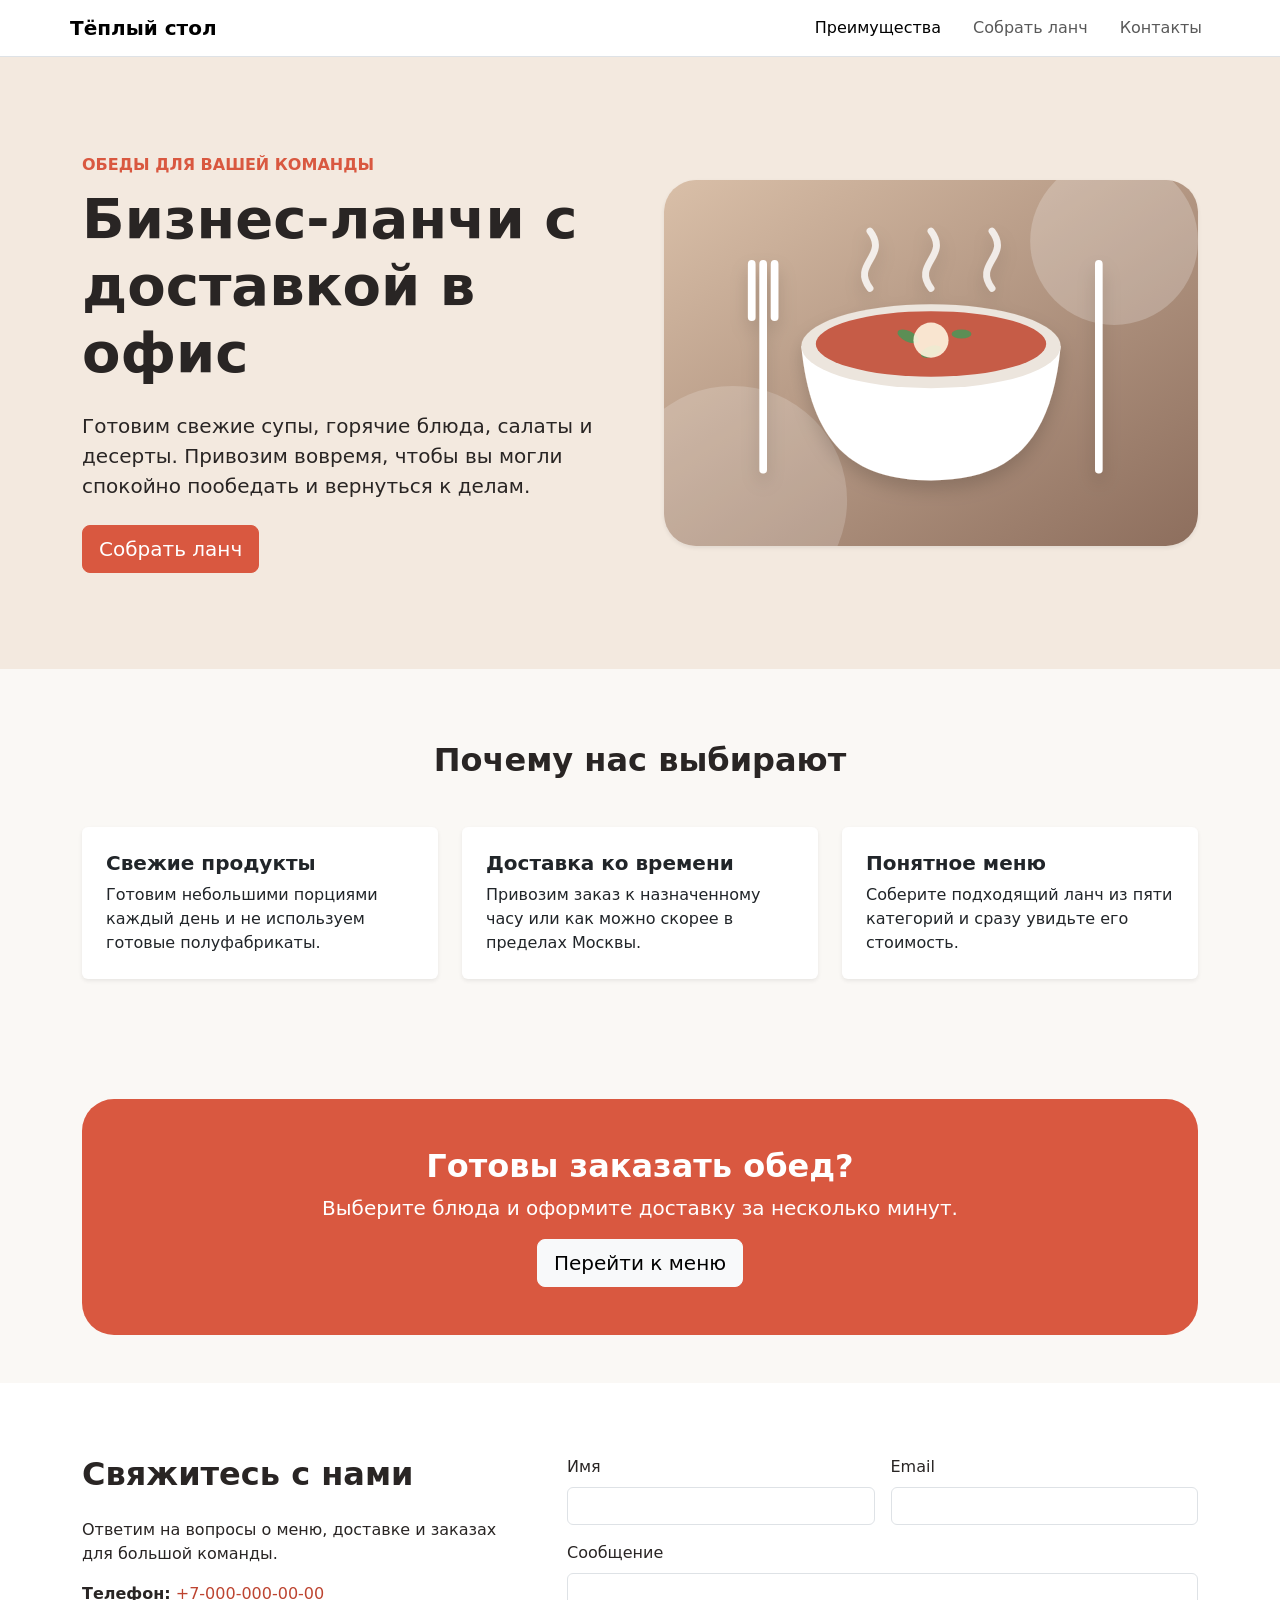
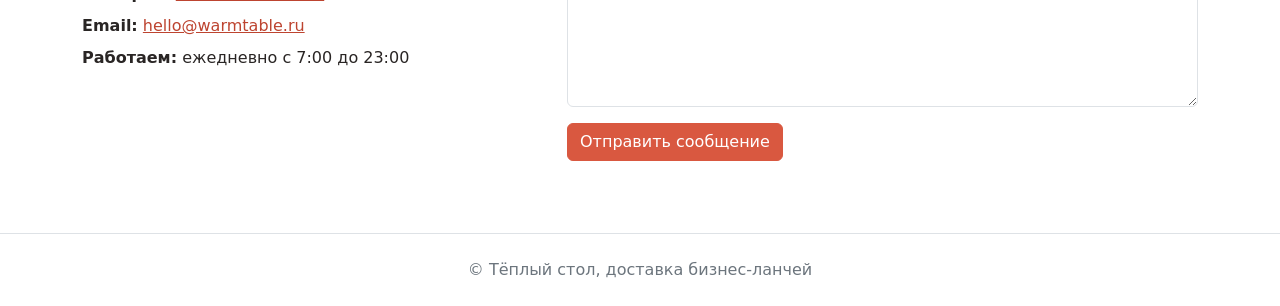
<file: lab10/index.html>
<!DOCTYPE html>
<html lang="ru">
<head>
    <meta charset="UTF-8">
    <meta name="viewport" content="width=device-width, initial-scale=1">
    <meta name="description" content="Доставка бизнес-ланчей в офисы Москвы">
    <title>Тёплый стол — бизнес-ланчи с доставкой</title>
    <link href="https://cdn.jsdelivr.net/npm/bootstrap@5.3.3/dist/css/bootstrap.min.css" rel="stylesheet">
    <link rel="stylesheet" href="css/style.css">
</head>
<body>
    <header class="border-bottom bg-white">
        <nav class="navbar navbar-expand-lg container" aria-label="Основная навигация">
            <a class="navbar-brand fw-bold" href="index.html">Тёплый стол</a>
            <button class="navbar-toggler" type="button" data-bs-toggle="collapse" data-bs-target="#main-nav" aria-controls="main-nav" aria-expanded="false" aria-label="Открыть меню">
                <span class="navbar-toggler-icon"></span>
            </button>
            <div class="collapse navbar-collapse" id="main-nav">
                <div class="navbar-nav ms-auto gap-lg-3">
                    <a class="nav-link active" href="#advantages">Преимущества</a>
                    <a class="nav-link" href="../lab9/lunch.html">Собрать ланч</a>
                    <a class="nav-link" href="#contacts">Контакты</a>
                </div>
            </div>
        </nav>
    </header>

    <main>
        <section class="hero-section py-5">
            <div class="container py-lg-5">
                <div class="row align-items-center g-5">
                    <div class="col-lg-6">
                        <p class="text-uppercase fw-bold accent-text mb-2">Обеды для вашей команды</p>
                        <h1 class="display-4 fw-bold mb-4">Бизнес-ланчи с доставкой в офис</h1>
                        <p class="lead mb-4">Готовим свежие супы, горячие блюда, салаты и десерты. Привозим вовремя, чтобы вы могли спокойно пообедать и вернуться к делам.</p>
                        <a class="btn btn-accent btn-lg" href="../lab9/lunch.html">Собрать ланч</a>
                    </div>
                    <div class="col-lg-6 text-center">
                        <img class="img-fluid rounded-5 shadow-sm" src="assets/about.svg" alt="Свежий домашний обед на столе" width="700" height="480">
                    </div>
                </div>
            </div>
        </section>

        <section class="py-5" id="advantages">
            <div class="container py-lg-4">
                <h2 class="text-center fw-bold mb-5">Почему нас выбирают</h2>
                <div class="row row-cols-1 row-cols-md-3 g-4">
                    <div class="col">
                        <div class="card h-100 border-0 shadow-sm feature-card">
                            <div class="card-body p-4">
                                <h3 class="h5 fw-bold">Свежие продукты</h3>
                                <p class="mb-0">Готовим небольшими порциями каждый день и не используем готовые полуфабрикаты.</p>
                            </div>
                        </div>
                    </div>
                    <div class="col">
                        <div class="card h-100 border-0 shadow-sm feature-card">
                            <div class="card-body p-4">
                                <h3 class="h5 fw-bold">Доставка ко времени</h3>
                                <p class="mb-0">Привозим заказ к назначенному часу или как можно скорее в пределах Москвы.</p>
                            </div>
                        </div>
                    </div>
                    <div class="col">
                        <div class="card h-100 border-0 shadow-sm feature-card">
                            <div class="card-body p-4">
                                <h3 class="h5 fw-bold">Понятное меню</h3>
                                <p class="mb-0">Соберите подходящий ланч из пяти категорий и сразу увидьте его стоимость.</p>
                            </div>
                        </div>
                    </div>
                </div>
            </div>
        </section>

        <section class="py-5">
            <div class="container">
                <div class="cta-block rounded-5 p-4 p-lg-5 text-center">
                    <h2 class="fw-bold">Готовы заказать обед?</h2>
                    <p class="lead">Выберите блюда и оформите доставку за несколько минут.</p>
                    <a class="btn btn-light btn-lg" href="../lab9/lunch.html">Перейти к меню</a>
                </div>
            </div>
        </section>

        <section class="py-5 bg-white" id="contacts">
            <div class="container py-lg-4">
                <div class="row g-5">
                    <div class="col-lg-5">
                        <h2 class="fw-bold mb-4">Свяжитесь с нами</h2>
                        <p>Ответим на вопросы о меню, доставке и заказах для большой команды.</p>
                        <p class="mb-2"><strong>Телефон:</strong> <a href="tel:+70000000000">+7-000-000-00-00</a></p>
                        <p class="mb-2"><strong>Email:</strong> <a href="mailto:hello@warmtable.ru">hello@warmtable.ru</a></p>
                        <p><strong>Работаем:</strong> ежедневно с 7:00 до 23:00</p>
                    </div>
                    <div class="col-lg-7">
                        <form class="contact-form" action="#" method="post">
                            <div class="row g-3">
                                <div class="col-md-6">
                                    <label class="form-label" for="contact-name">Имя</label>
                                    <input class="form-control" id="contact-name" name="name" type="text" autocomplete="name" required>
                                </div>
                                <div class="col-md-6">
                                    <label class="form-label" for="contact-email">Email</label>
                                    <input class="form-control" id="contact-email" name="email" type="email" autocomplete="email" required>
                                </div>
                                <div class="col-12">
                                    <label class="form-label" for="contact-message">Сообщение</label>
                                    <textarea class="form-control" id="contact-message" name="message" rows="5" required></textarea>
                                </div>
                                <div class="col-12">
                                    <button class="btn btn-accent" type="submit">Отправить сообщение</button>
                                </div>
                            </div>
                        </form>
                    </div>
                </div>
            </div>
        </section>
    </main>

    <footer class="py-4 border-top bg-white">
        <div class="container text-center text-secondary">© Тёплый стол, доставка бизнес-ланчей</div>
    </footer>

    <script src="https://cdn.jsdelivr.net/npm/bootstrap@5.3.3/dist/js/bootstrap.bundle.min.js"></script>
</body>
</html>
</file>
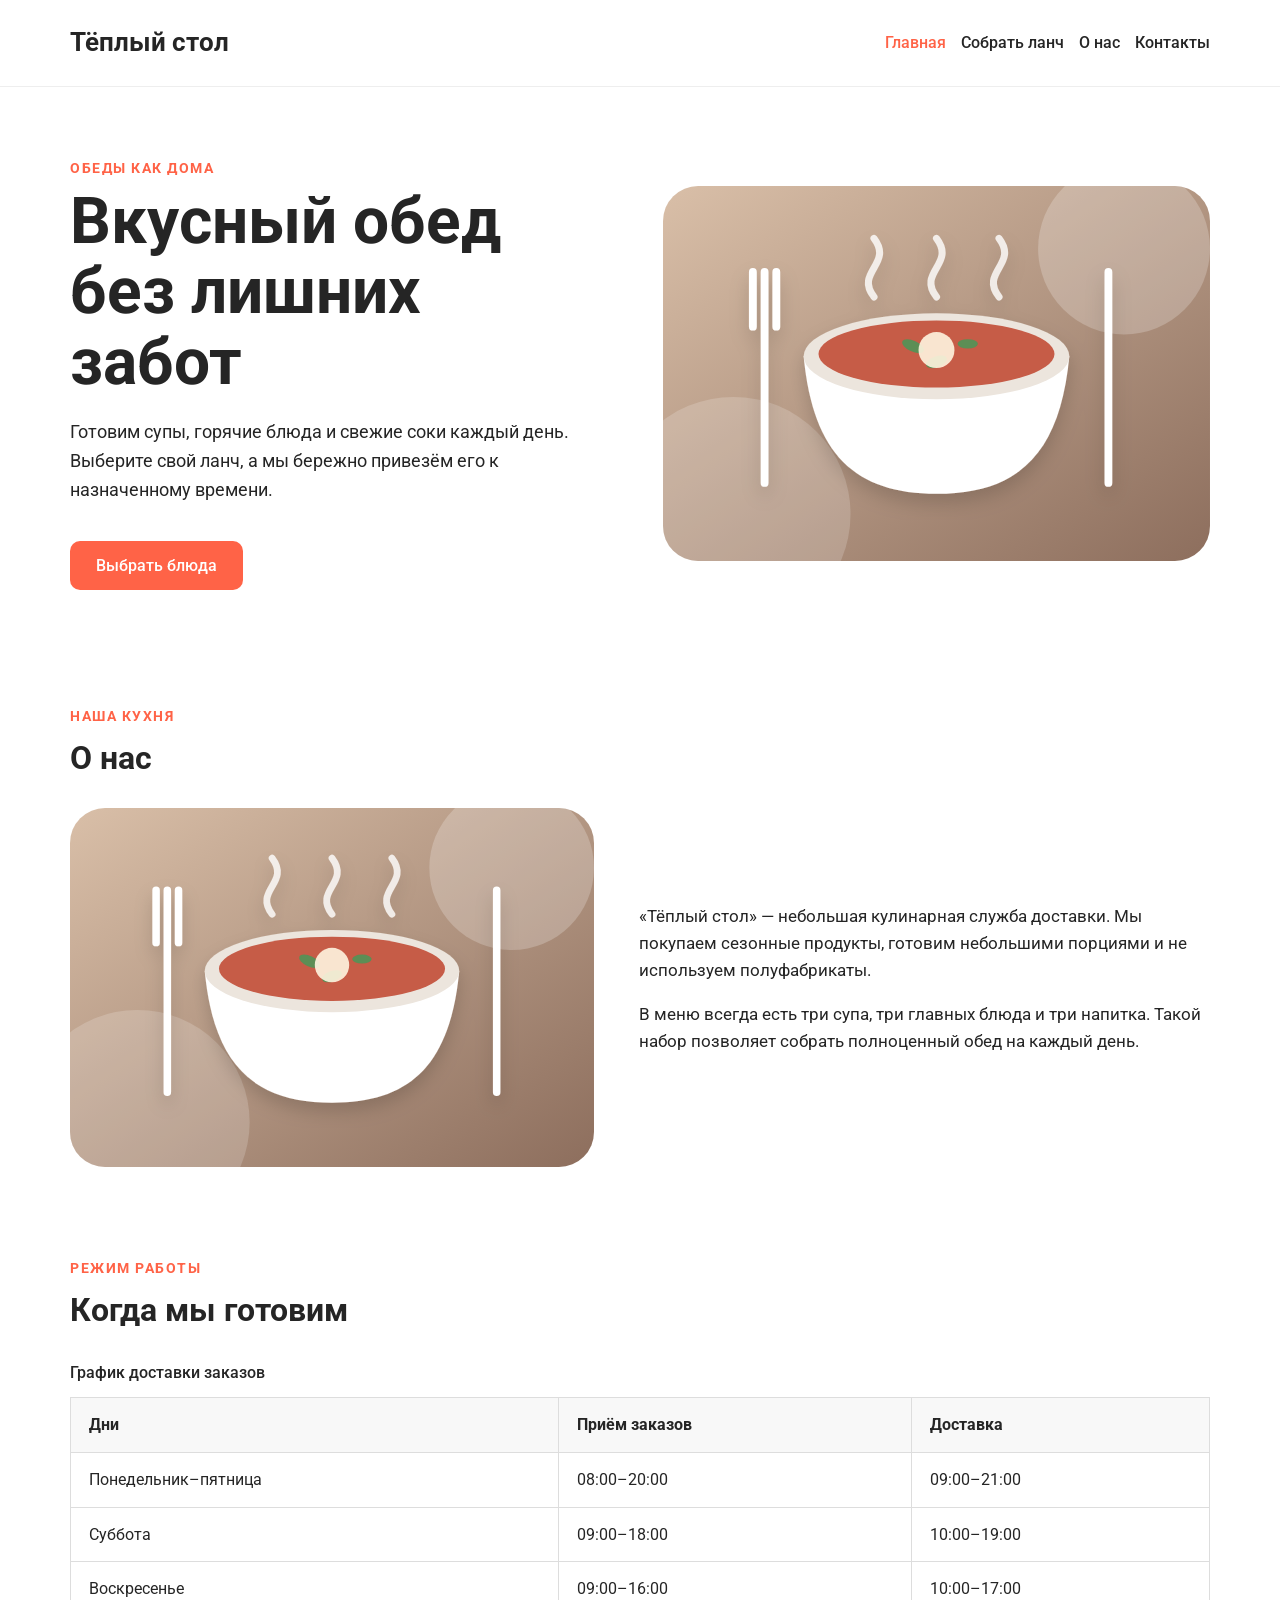
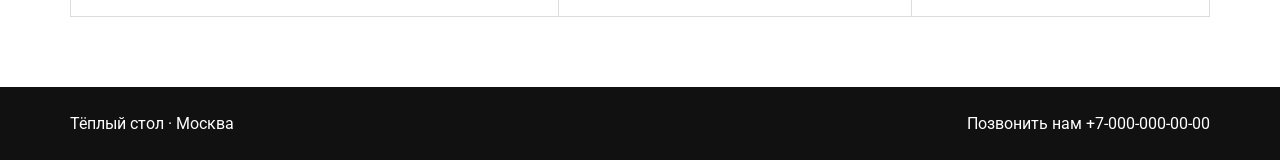
<file: lab3/index.html>
<!DOCTYPE html>
<html lang="ru">
<head>
    <meta charset="UTF-8">
    <meta name="viewport" content="width=device-width, initial-scale=1.0">
    <meta name="description" content="Домашние обеды с доставкой по Москве">
    <title>Тёплый стол — доставка домашних обедов</title>
    <link rel="preconnect" href="https://fonts.googleapis.com">
    <link rel="preconnect" href="https://fonts.gstatic.com" crossorigin>
    <link href="https://fonts.googleapis.com/css2?family=Roboto:wght@400;500;700&display=swap" rel="stylesheet">
    <link rel="stylesheet" href="css/style.css">
    <link rel="stylesheet" href="css/print.css" media="print">
</head>
<body>
    <header class="site-header">
        <div class="container header-inner">
            <a class="brand" href="index.html" aria-label="Тёплый стол — на главную">Тёплый стол</a>
            <nav class="main-nav" aria-label="Основная навигация">
                <a class="active" href="index.html" aria-current="page">Главная</a>
                <a href="lunch.html">Собрать ланч</a>
                <a href="#about">О нас</a>
                <a href="#contacts">Контакты</a>
            </nav>
        </div>
    </header>

    <main class="page-main">
        <section class="hero container">
            <div class="hero-content">
                <p class="eyebrow">Обеды как дома</p>
                <h1>Вкусный обед без лишних забот</h1>
                <p>Готовим супы, горячие блюда и свежие соки каждый день. Выберите свой ланч, а мы бережно привезём его к назначенному времени.</p>
                <a class="primary-link" href="lunch.html">Выбрать блюда</a>
            </div>
            <img class="hero-image" src="assets/images/about.svg" alt="Домашний обед на сервированном столе" width="700" height="480">
        </section>

        <section class="about container" id="about">
            <div class="section-heading">
                <p class="eyebrow">Наша кухня</p>
                <h2>О нас</h2>
            </div>
            <div class="about-content">
                <img src="assets/images/about.svg" alt="Свежеприготовленные блюда на столе" width="700" height="480">
                <div>
                    <p>«Тёплый стол» — небольшая кулинарная служба доставки. Мы покупаем сезонные продукты, готовим небольшими порциями и не используем полуфабрикаты.</p>
                    <p>В меню всегда есть три супа, три главных блюда и три напитка. Такой набор позволяет собрать полноценный обед на каждый день.</p>
                </div>
            </div>
        </section>

        <section class="schedule container">
            <div class="section-heading">
                <p class="eyebrow">Режим работы</p>
                <h2>Когда мы готовим</h2>
            </div>
            <table>
                <caption>График доставки заказов</caption>
                <thead>
                    <tr><th scope="col">Дни</th><th scope="col">Приём заказов</th><th scope="col">Доставка</th></tr>
                </thead>
                <tbody>
                    <tr><td>Понедельник–пятница</td><td>08:00–20:00</td><td>09:00–21:00</td></tr>
                    <tr><td>Суббота</td><td>09:00–18:00</td><td>10:00–19:00</td></tr>
                    <tr><td>Воскресенье</td><td>09:00–16:00</td><td>10:00–17:00</td></tr>
                </tbody>
            </table>
        </section>
    </main>

    <footer class="site-footer" id="contacts">
        <div class="container footer-inner">
            <p>Тёплый стол · Москва</p>
            <p>Позвонить нам <a href="tel:+70000000000">+7-000-000-00-00</a></p>
        </div>
    </footer>
</body>
</html>
</file>
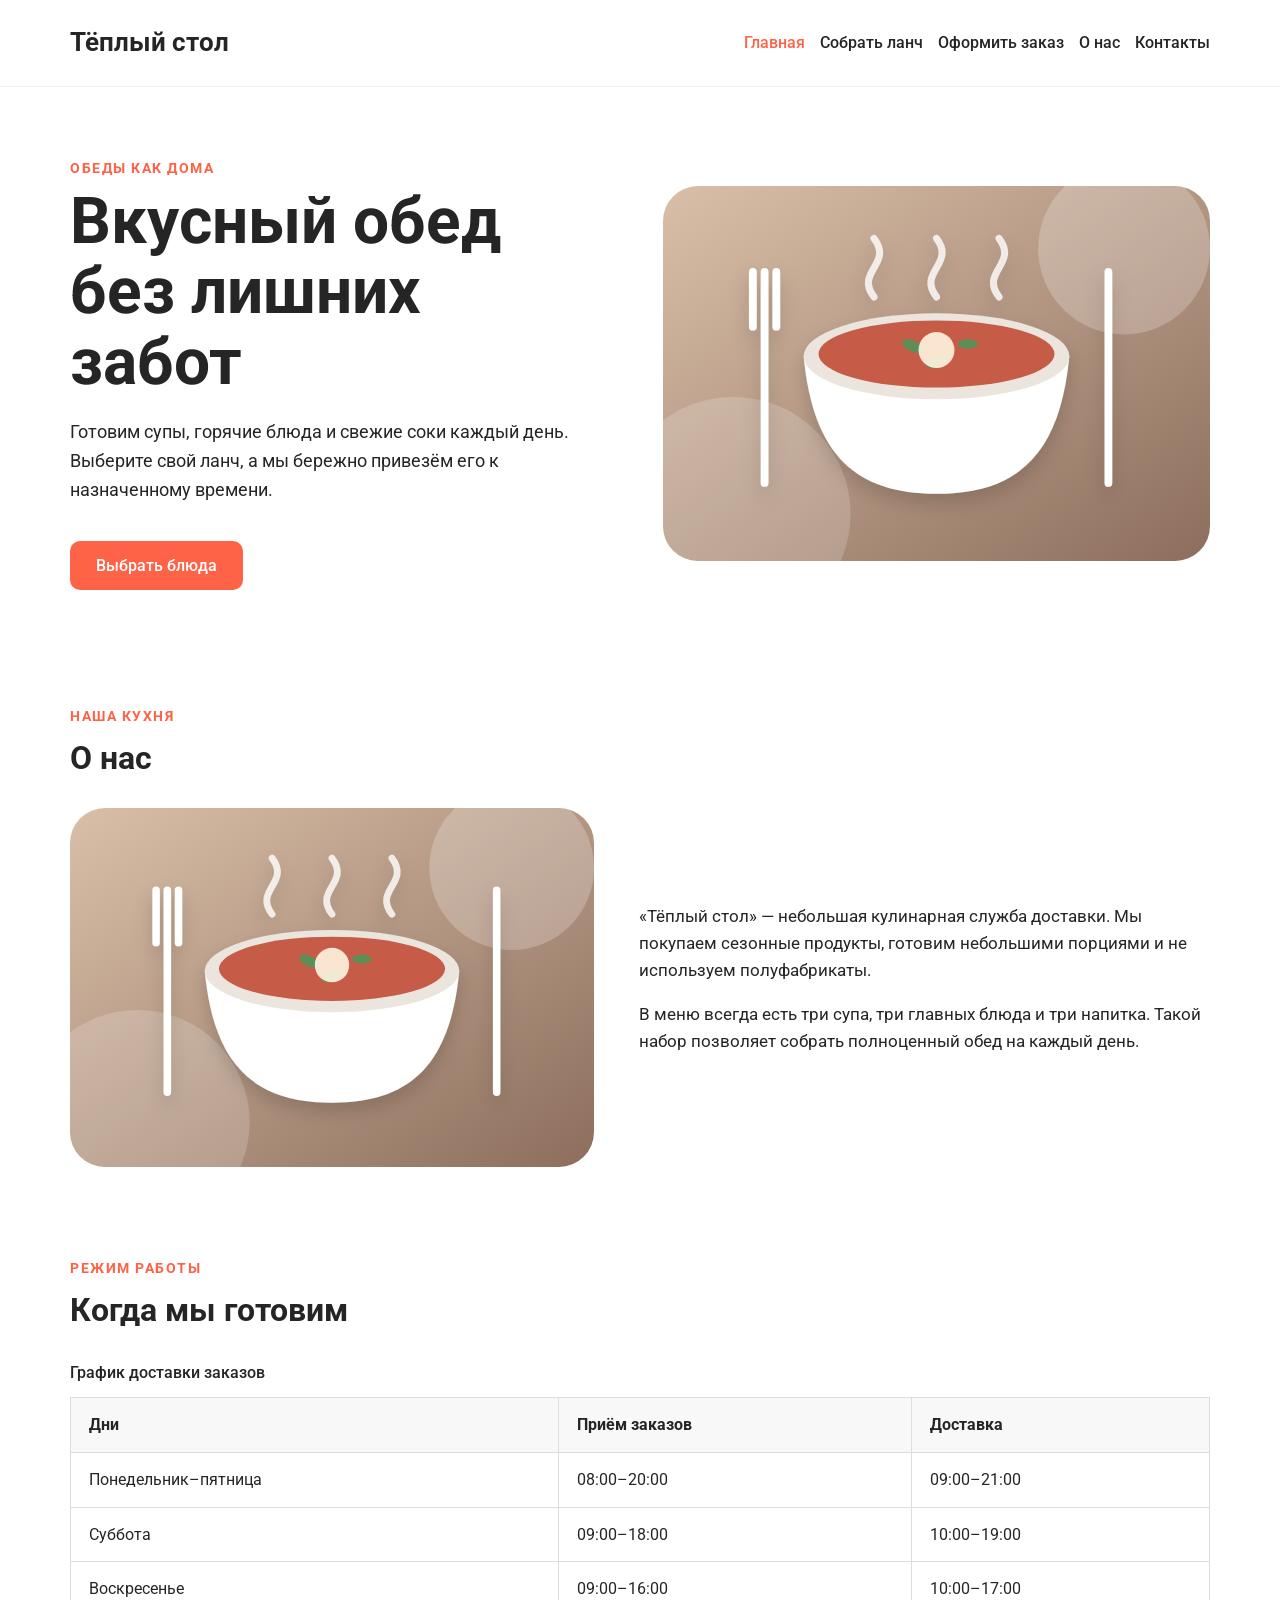
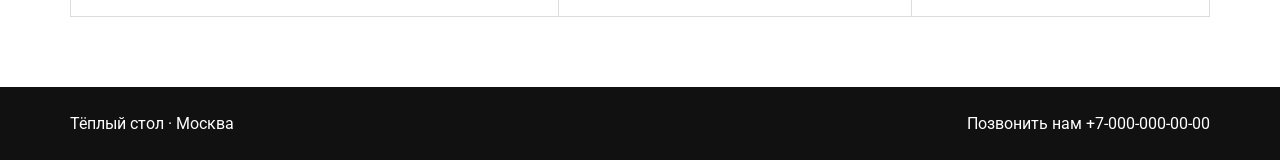
<file: lab8/index.html>
<!DOCTYPE html>
<html lang="ru">
<head>
    <meta charset="UTF-8">
    <meta name="viewport" content="width=device-width, initial-scale=1.0">
    <meta name="description" content="Домашние обеды с доставкой по Москве">
    <title>Тёплый стол — доставка домашних обедов</title>
    <link rel="preconnect" href="https://fonts.googleapis.com">
    <link rel="preconnect" href="https://fonts.gstatic.com" crossorigin>
    <link href="https://fonts.googleapis.com/css2?family=Roboto:wght@400;500;700&display=swap" rel="stylesheet">
    <link rel="stylesheet" href="css/style.css">
    <link rel="stylesheet" href="css/print.css" media="print">
</head>
<body>
    <header class="site-header">
        <div class="container header-inner">
            <a class="brand" href="index.html" aria-label="Тёплый стол — на главную">Тёплый стол</a>
            <nav class="main-nav" aria-label="Основная навигация">
                <a class="active" href="index.html" aria-current="page">Главная</a>
                <a href="lunch.html">Собрать ланч</a>
                <a href="checkout.html">Оформить заказ</a>
                <a href="#about">О нас</a>
                <a href="#contacts">Контакты</a>
            </nav>
        </div>
    </header>

    <main class="page-main">
        <section class="hero container">
            <div class="hero-content">
                <p class="eyebrow">Обеды как дома</p>
                <h1>Вкусный обед без лишних забот</h1>
                <p>Готовим супы, горячие блюда и свежие соки каждый день. Выберите свой ланч, а мы бережно привезём его к назначенному времени.</p>
                <a class="primary-link" href="lunch.html">Выбрать блюда</a>
            </div>
            <img class="hero-image" src="assets/images/about.svg" alt="Домашний обед на сервированном столе" width="700" height="480">
        </section>

        <section class="about container" id="about">
            <div class="section-heading">
                <p class="eyebrow">Наша кухня</p>
                <h2>О нас</h2>
            </div>
            <div class="about-content">
                <img src="assets/images/about.svg" alt="Свежеприготовленные блюда на столе" width="700" height="480">
                <div>
                    <p>«Тёплый стол» — небольшая кулинарная служба доставки. Мы покупаем сезонные продукты, готовим небольшими порциями и не используем полуфабрикаты.</p>
                    <p>В меню всегда есть три супа, три главных блюда и три напитка. Такой набор позволяет собрать полноценный обед на каждый день.</p>
                </div>
            </div>
        </section>

        <section class="schedule container">
            <div class="section-heading">
                <p class="eyebrow">Режим работы</p>
                <h2>Когда мы готовим</h2>
            </div>
            <table>
                <caption>График доставки заказов</caption>
                <thead>
                    <tr><th scope="col">Дни</th><th scope="col">Приём заказов</th><th scope="col">Доставка</th></tr>
                </thead>
                <tbody>
                    <tr><td>Понедельник–пятница</td><td>08:00–20:00</td><td>09:00–21:00</td></tr>
                    <tr><td>Суббота</td><td>09:00–18:00</td><td>10:00–19:00</td></tr>
                    <tr><td>Воскресенье</td><td>09:00–16:00</td><td>10:00–17:00</td></tr>
                </tbody>
            </table>
        </section>
    </main>

    <footer class="site-footer" id="contacts">
        <div class="container footer-inner">
            <p>Тёплый стол · Москва</p>
            <p>Позвонить нам <a href="tel:+70000000000">+7-000-000-00-00</a></p>
        </div>
    </footer>
</body>
</html>
</file>
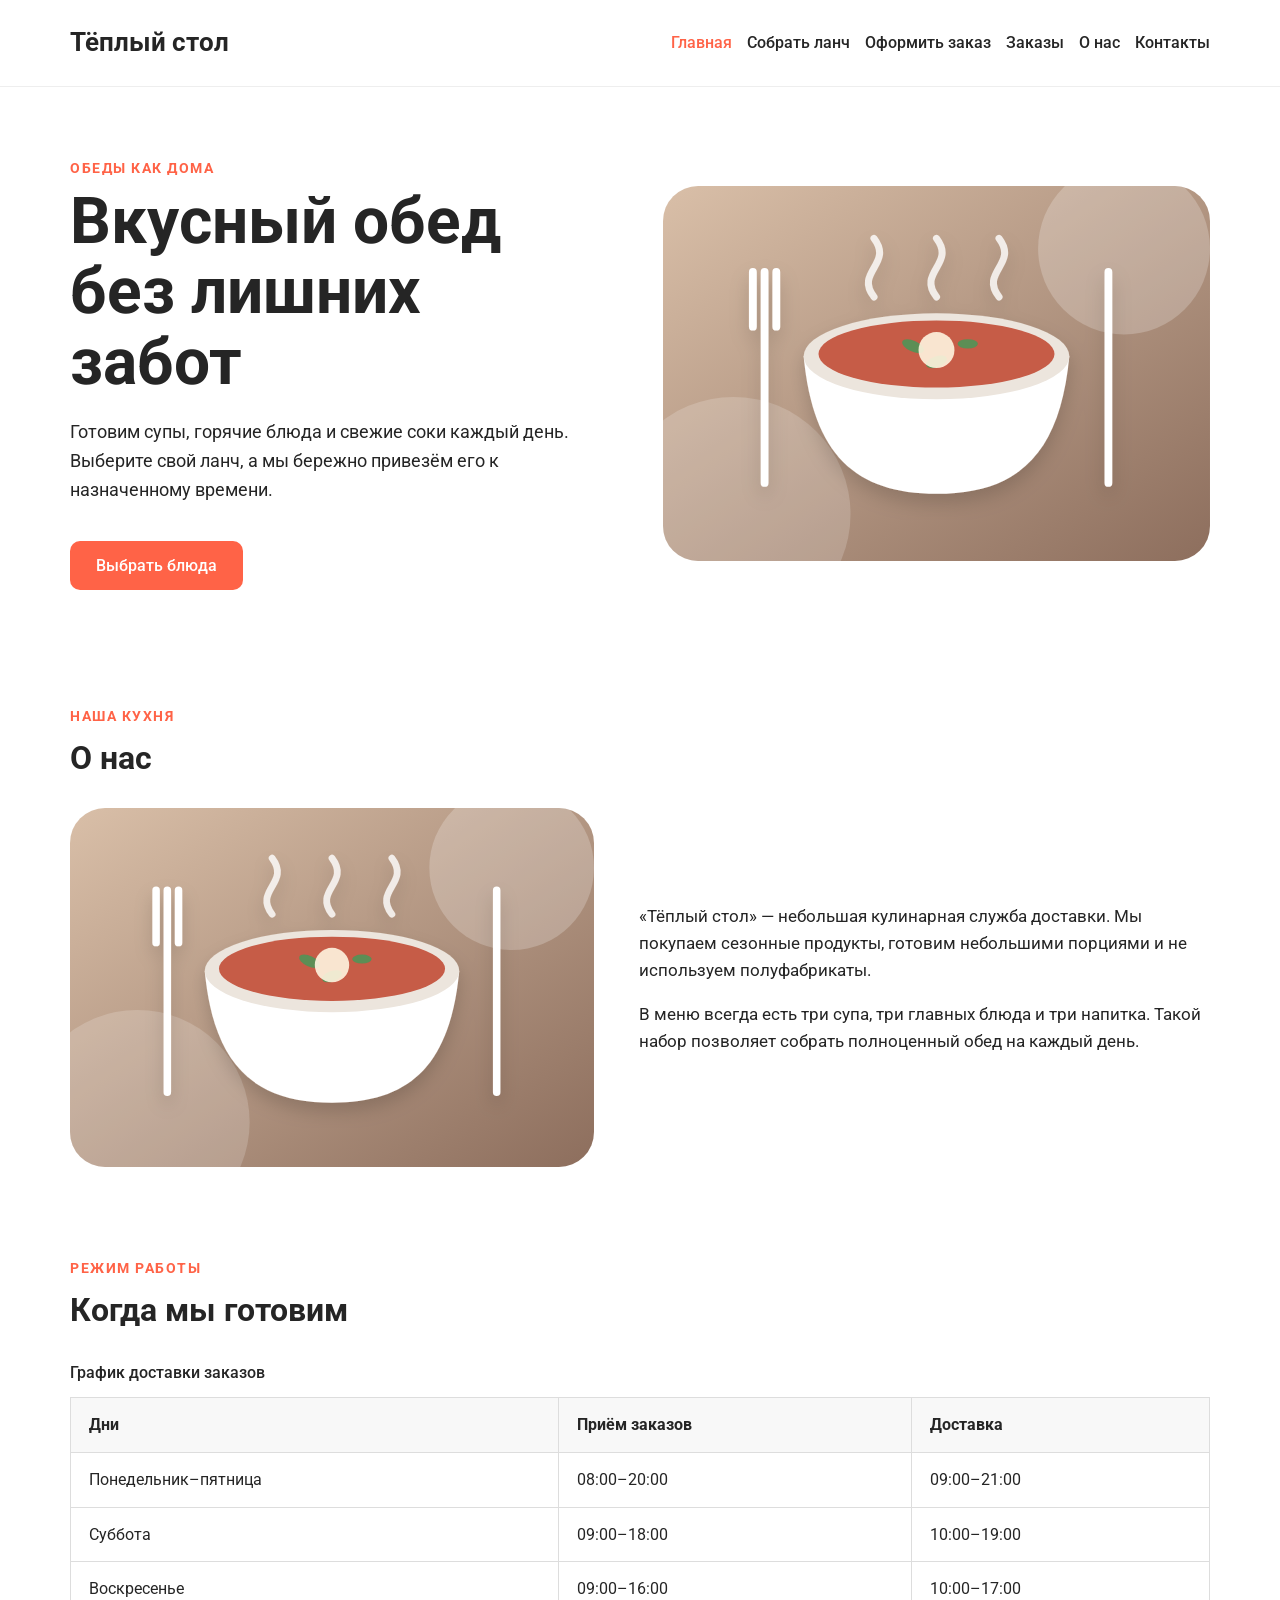
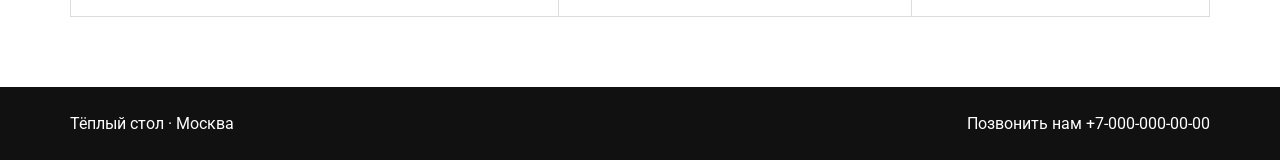
<file: lab9/index.html>
<!DOCTYPE html>
<html lang="ru">
<head>
    <meta charset="UTF-8">
    <meta name="viewport" content="width=device-width, initial-scale=1.0">
    <meta name="description" content="Домашние обеды с доставкой по Москве">
    <title>Тёплый стол — доставка домашних обедов</title>
    <link rel="preconnect" href="https://fonts.googleapis.com">
    <link rel="preconnect" href="https://fonts.gstatic.com" crossorigin>
    <link href="https://fonts.googleapis.com/css2?family=Roboto:wght@400;500;700&display=swap" rel="stylesheet">
    <link rel="stylesheet" href="css/style.css">
    <link rel="stylesheet" href="css/print.css" media="print">
</head>
<body>
    <header class="site-header">
        <div class="container header-inner">
            <a class="brand" href="index.html" aria-label="Тёплый стол — на главную">Тёплый стол</a>
            <nav class="main-nav" aria-label="Основная навигация">
                <a class="active" href="index.html" aria-current="page">Главная</a>
                <a href="lunch.html">Собрать ланч</a>
                <a href="checkout.html">Оформить заказ</a>
                <a href="orders.html">Заказы</a>
                <a href="#about">О нас</a>
                <a href="#contacts">Контакты</a>
            </nav>
        </div>
    </header>

    <main class="page-main">
        <section class="hero container">
            <div class="hero-content">
                <p class="eyebrow">Обеды как дома</p>
                <h1>Вкусный обед без лишних забот</h1>
                <p>Готовим супы, горячие блюда и свежие соки каждый день. Выберите свой ланч, а мы бережно привезём его к назначенному времени.</p>
                <a class="primary-link" href="lunch.html">Выбрать блюда</a>
            </div>
            <img class="hero-image" src="assets/images/about.svg" alt="Домашний обед на сервированном столе" width="700" height="480">
        </section>

        <section class="about container" id="about">
            <div class="section-heading">
                <p class="eyebrow">Наша кухня</p>
                <h2>О нас</h2>
            </div>
            <div class="about-content">
                <img src="assets/images/about.svg" alt="Свежеприготовленные блюда на столе" width="700" height="480">
                <div>
                    <p>«Тёплый стол» — небольшая кулинарная служба доставки. Мы покупаем сезонные продукты, готовим небольшими порциями и не используем полуфабрикаты.</p>
                    <p>В меню всегда есть три супа, три главных блюда и три напитка. Такой набор позволяет собрать полноценный обед на каждый день.</p>
                </div>
            </div>
        </section>

        <section class="schedule container">
            <div class="section-heading">
                <p class="eyebrow">Режим работы</p>
                <h2>Когда мы готовим</h2>
            </div>
            <table>
                <caption>График доставки заказов</caption>
                <thead>
                    <tr><th scope="col">Дни</th><th scope="col">Приём заказов</th><th scope="col">Доставка</th></tr>
                </thead>
                <tbody>
                    <tr><td>Понедельник–пятница</td><td>08:00–20:00</td><td>09:00–21:00</td></tr>
                    <tr><td>Суббота</td><td>09:00–18:00</td><td>10:00–19:00</td></tr>
                    <tr><td>Воскресенье</td><td>09:00–16:00</td><td>10:00–17:00</td></tr>
                </tbody>
            </table>
        </section>
    </main>

    <footer class="site-footer" id="contacts">
        <div class="container footer-inner">
            <p>Тёплый стол · Москва</p>
            <p>Позвонить нам <a href="tel:+70000000000">+7-000-000-00-00</a></p>
        </div>
    </footer>
</body>
</html>
</file>
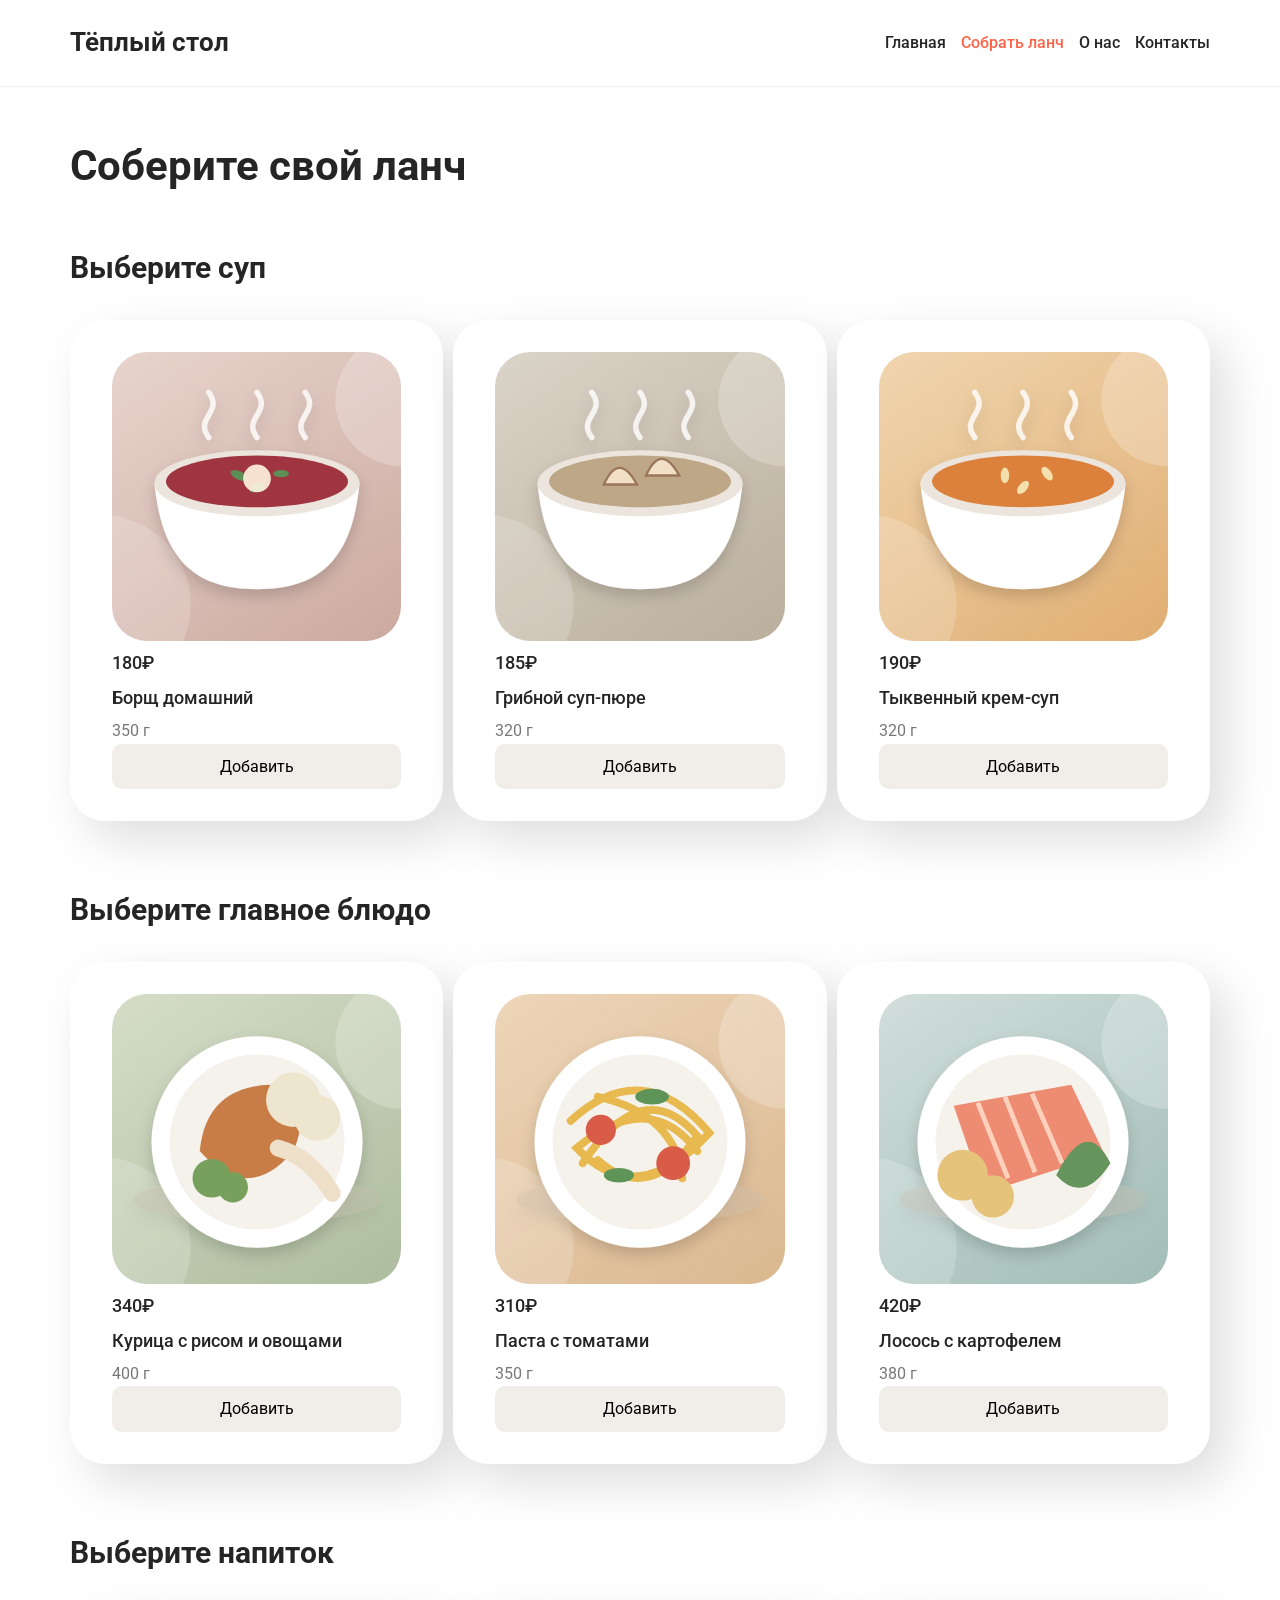
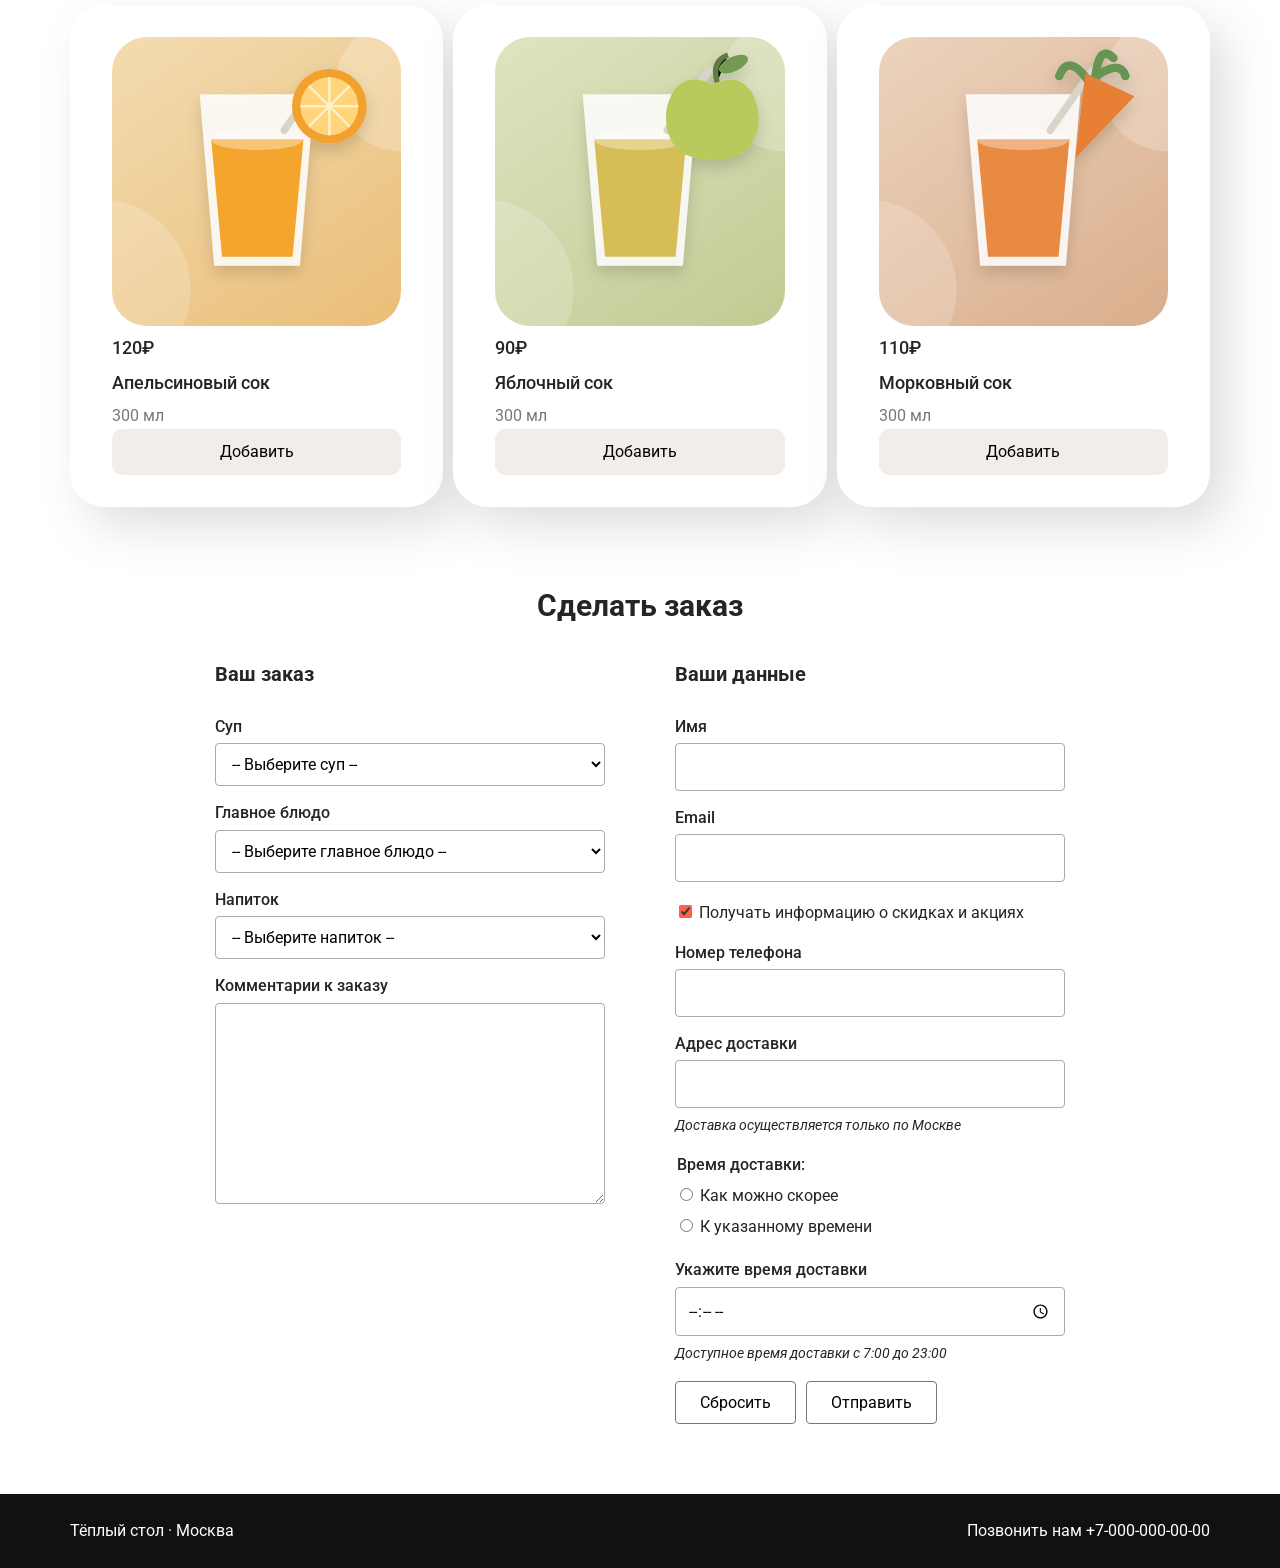
<file: lab3/lunch.html>
<!DOCTYPE html>
<html lang="ru">
<head>
    <meta charset="UTF-8">
    <meta name="viewport" content="width=device-width, initial-scale=1.0">
    <meta name="description" content="Соберите домашний ланч из супа, главного блюда и свежего сока">
    <title>Собрать ланч — Тёплый стол</title>
    <link rel="preconnect" href="https://fonts.googleapis.com">
    <link rel="preconnect" href="https://fonts.gstatic.com" crossorigin>
    <link href="https://fonts.googleapis.com/css2?family=Roboto:wght@400;500;700&display=swap" rel="stylesheet">
    <link rel="stylesheet" href="css/style.css">
    <link rel="stylesheet" href="css/lunch.css">
    <link rel="stylesheet" href="css/print.css" media="print">
</head>
<body>
    <header class="site-header">
        <div class="container header-inner">
            <a class="brand" href="index.html" aria-label="Тёплый стол — на главную">Тёплый стол</a>
            <nav class="main-nav" aria-label="Основная навигация">
                <a href="index.html">Главная</a>
                <a class="active" href="lunch.html" aria-current="page">Собрать ланч</a>
                <a href="index.html#about">О нас</a>
                <a href="#contacts">Контакты</a>
            </nav>
        </div>
    </header>

    <main class="page-main container">
        <h1 class="page-title">Соберите свой ланч</h1>

        <section class="menu-section">
            <h2>Выберите суп</h2>
            <div class="dishes-grid">
                <div class="dish-card">
                    <img src="assets/images/borscht.svg" alt="Борщ со сметаной и зеленью" width="700" height="480">
                    <p class="dish-price">180₽</p>
                    <p class="dish-name">Борщ домашний</p>
                    <p class="dish-weight">350 г</p>
                    <button type="button">Добавить</button>
                </div>
                <div class="dish-card">
                    <img src="assets/images/mushroom-soup.svg" alt="Крем-суп из шампиньонов" width="700" height="480">
                    <p class="dish-price">185₽</p>
                    <p class="dish-name">Грибной суп-пюре</p>
                    <p class="dish-weight">320 г</p>
                    <button type="button">Добавить</button>
                </div>
                <div class="dish-card">
                    <img src="assets/images/pumpkin-soup.svg" alt="Тыквенный суп с семечками" width="700" height="480">
                    <p class="dish-price">190₽</p>
                    <p class="dish-name">Тыквенный крем-суп</p>
                    <p class="dish-weight">320 г</p>
                    <button type="button">Добавить</button>
                </div>
            </div>
        </section>

        <section class="menu-section">
            <h2>Выберите главное блюдо</h2>
            <div class="dishes-grid">
                <div class="dish-card">
                    <img src="assets/images/chicken.svg" alt="Курица с овощами и рисом" width="700" height="480">
                    <p class="dish-price">340₽</p>
                    <p class="dish-name">Курица с рисом и овощами</p>
                    <p class="dish-weight">400 г</p>
                    <button type="button">Добавить</button>
                </div>
                <div class="dish-card">
                    <img src="assets/images/pasta.svg" alt="Паста с томатами и базиликом" width="700" height="480">
                    <p class="dish-price">310₽</p>
                    <p class="dish-name">Паста с томатами</p>
                    <p class="dish-weight">350 г</p>
                    <button type="button">Добавить</button>
                </div>
                <div class="dish-card">
                    <img src="assets/images/salmon.svg" alt="Лосось с картофелем и зеленью" width="700" height="480">
                    <p class="dish-price">420₽</p>
                    <p class="dish-name">Лосось с картофелем</p>
                    <p class="dish-weight">380 г</p>
                    <button type="button">Добавить</button>
                </div>
            </div>
        </section>

        <section class="menu-section">
            <h2>Выберите напиток</h2>
            <div class="dishes-grid">
                <div class="dish-card">
                    <img src="assets/images/orange-juice.svg" alt="Апельсиновый сок с долькой апельсина" width="700" height="480">
                    <p class="dish-price">120₽</p>
                    <p class="dish-name">Апельсиновый сок</p>
                    <p class="dish-weight">300 мл</p>
                    <button type="button">Добавить</button>
                </div>
                <div class="dish-card">
                    <img src="assets/images/apple-juice.svg" alt="Яблочный сок со свежим яблоком" width="700" height="480">
                    <p class="dish-price">90₽</p>
                    <p class="dish-name">Яблочный сок</p>
                    <p class="dish-weight">300 мл</p>
                    <button type="button">Добавить</button>
                </div>
                <div class="dish-card">
                    <img src="assets/images/carrot-juice.svg" alt="Морковный сок со свежей морковью" width="700" height="480">
                    <p class="dish-price">110₽</p>
                    <p class="dish-name">Морковный сок</p>
                    <p class="dish-weight">300 мл</p>
                    <button type="button">Добавить</button>
                </div>
            </div>
        </section>

        <section class="order-section">
            <h2>Сделать заказ</h2>
            <form class="order-form" action="#" method="post">
                <div class="order-fields">
                    <h3>Ваш заказ</h3>
                    <label for="soup">Суп</label>
                    <select id="soup" name="soup">
                        <option value="">-- Выберите суп --</option>
                        <option value="borscht">Борщ домашний — 180₽</option>
                        <option value="mushroom">Грибной суп-пюре — 185₽</option>
                        <option value="pumpkin">Тыквенный крем-суп — 190₽</option>
                    </select>
                    <label for="main-dish">Главное блюдо</label>
                    <select id="main-dish" name="main-dish">
                        <option value="">-- Выберите главное блюдо --</option>
                        <option value="chicken">Курица с рисом — 340₽</option>
                        <option value="pasta">Паста с томатами — 310₽</option>
                        <option value="salmon">Лосось с картофелем — 420₽</option>
                    </select>
                    <label for="drink">Напиток</label>
                    <select id="drink" name="drink">
                        <option value="">-- Выберите напиток --</option>
                        <option value="orange">Апельсиновый сок — 120₽</option>
                        <option value="apple">Яблочный сок — 90₽</option>
                        <option value="carrot">Морковный сок — 110₽</option>
                    </select>
                    <label for="comment">Комментарии к заказу</label>
                    <textarea id="comment" name="comment" rows="7"></textarea>
                </div>
                <div class="customer-fields">
                    <h3>Ваши данные</h3>
                    <label for="name">Имя</label>
                    <input id="name" name="name" type="text" autocomplete="name">
                    <label for="email">Email</label>
                    <input id="email" name="email" type="email" autocomplete="email">
                    <label class="checkbox-label" for="news"><input id="news" name="news" type="checkbox" checked> Получать информацию о скидках и акциях</label>
                    <label for="phone">Номер телефона</label>
                    <input id="phone" name="phone" type="tel" autocomplete="tel">
                    <label for="address">Адрес доставки</label>
                    <input id="address" name="address" type="text" autocomplete="address-line1">
                    <p class="form-note">Доставка осуществляется только по Москве</p>
                    <fieldset>
                        <legend>Время доставки:</legend>
                        <label><input name="delivery-time" type="radio" value="asap"> Как можно скорее</label>
                        <label><input name="delivery-time" type="radio" value="scheduled"> К указанному времени</label>
                    </fieldset>
                    <label for="time">Укажите время доставки</label>
                    <input id="time" name="time" type="time" min="07:00" max="23:00">
                    <p class="form-note">Доступное время доставки с 7:00 до 23:00</p>
                    <div class="form-actions">
                        <button type="reset">Сбросить</button>
                        <button type="submit">Отправить</button>
                    </div>
                </div>
            </form>
        </section>
    </main>

    <footer class="site-footer" id="contacts">
        <div class="container footer-inner">
            <p>Тёплый стол · Москва</p>
            <p>Позвонить нам <a href="tel:+70000000000">+7-000-000-00-00</a></p>
        </div>
    </footer>
</body>
</html>
</file>
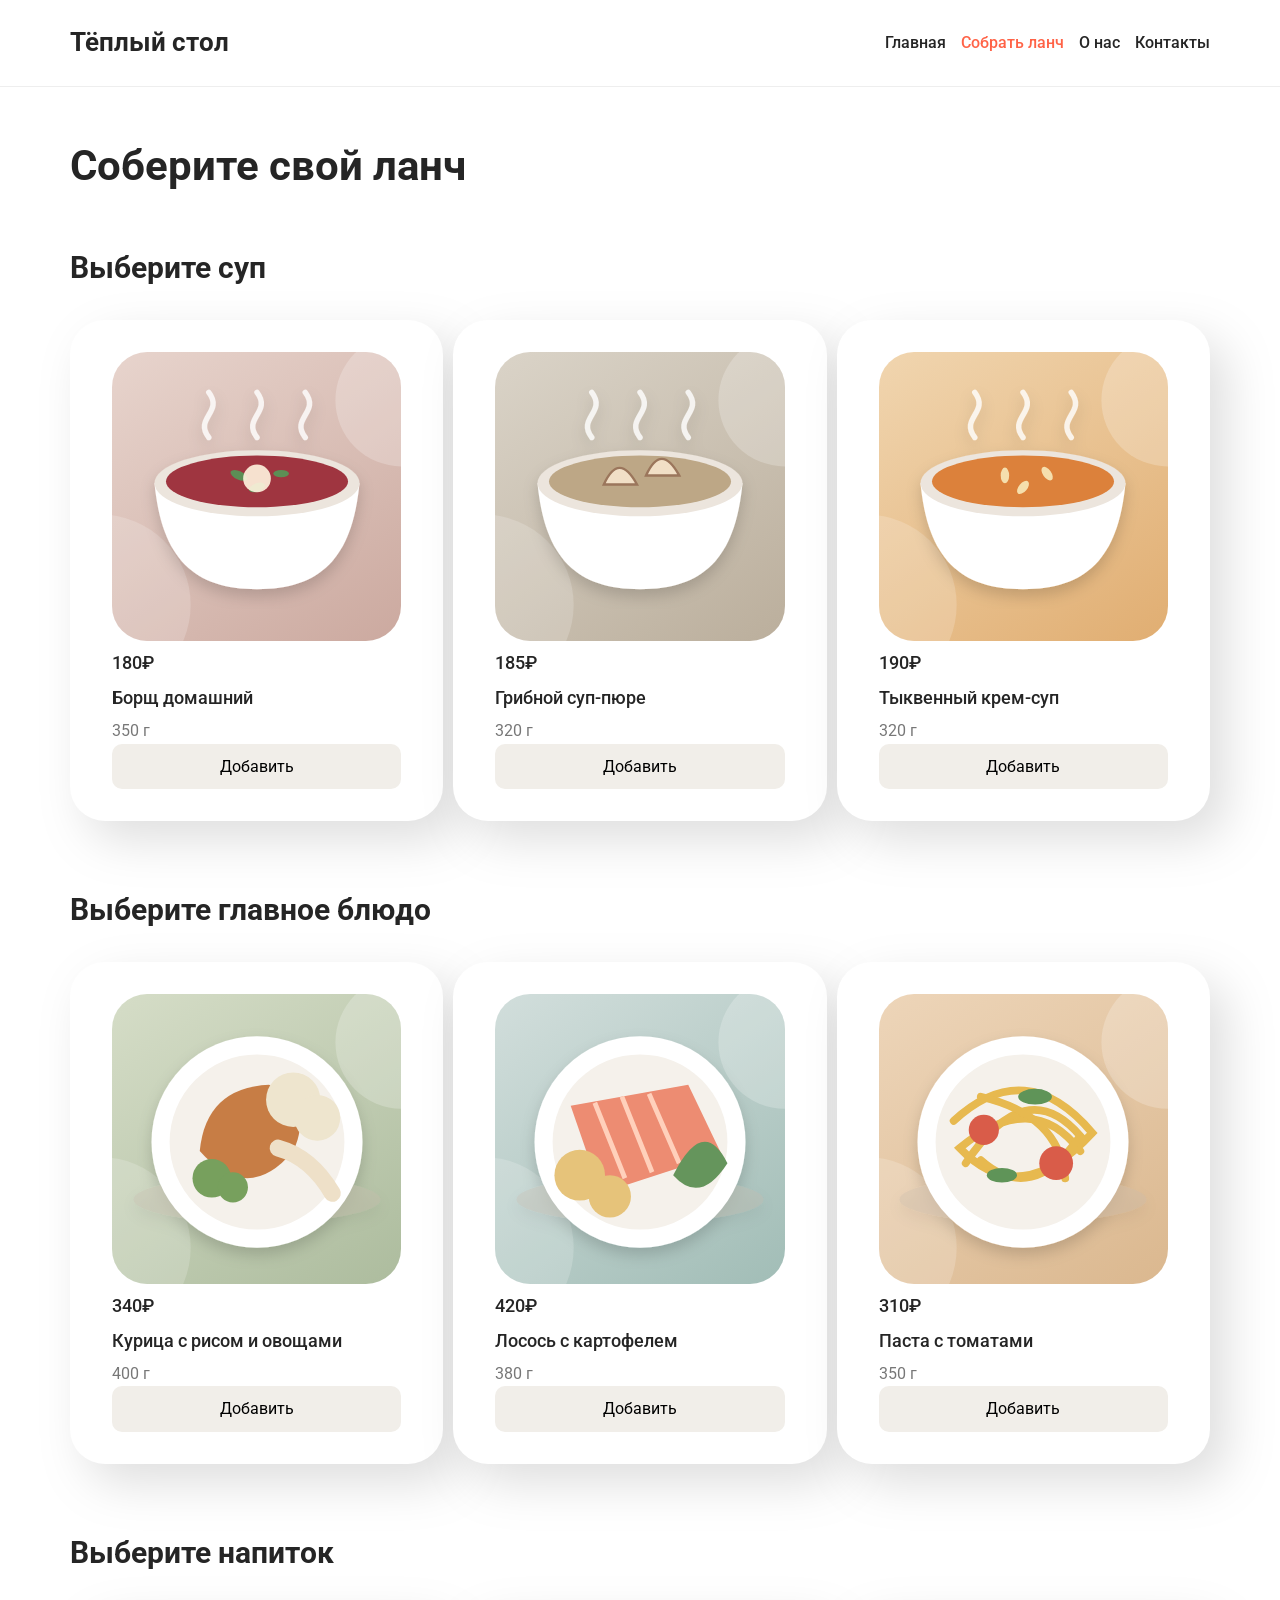
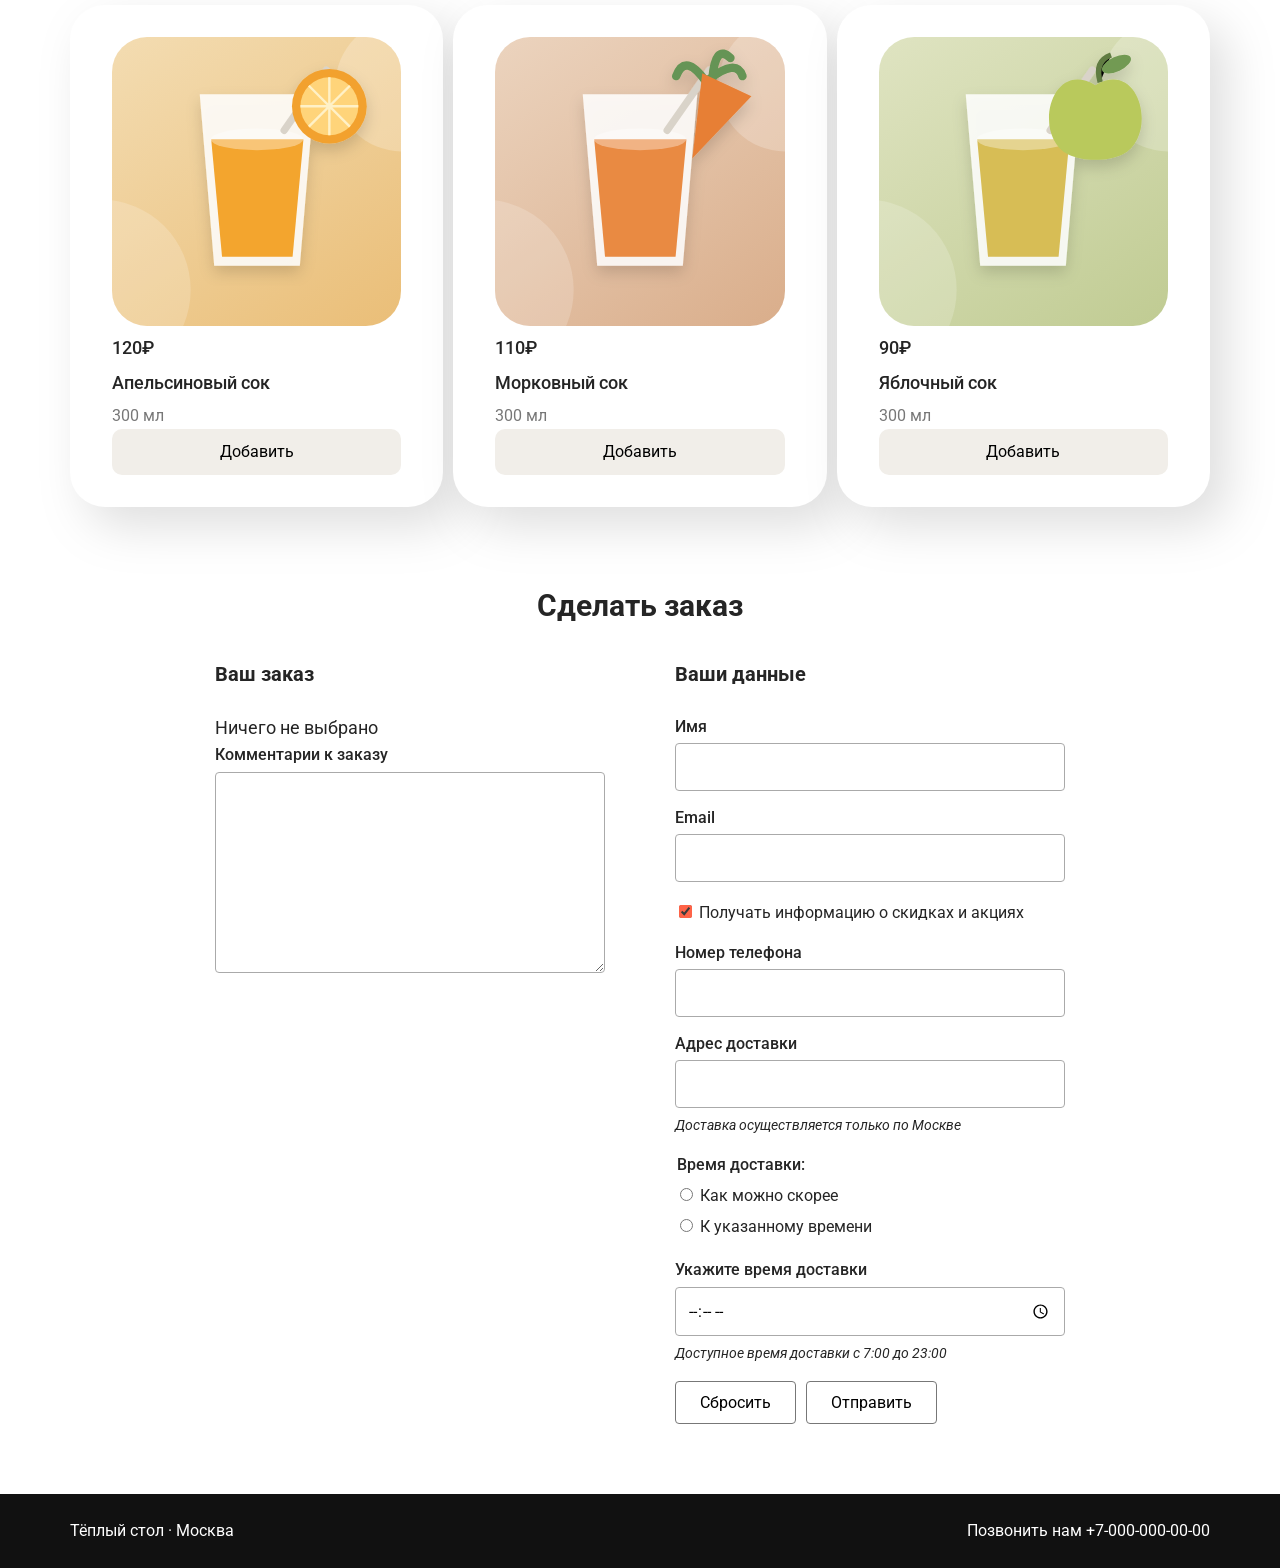
<file: lab4/lunch.html>
<!DOCTYPE html>
<html lang="ru">
<head>
    <meta charset="UTF-8">
    <meta name="viewport" content="width=device-width, initial-scale=1.0">
    <meta name="description" content="Соберите домашний ланч из супа, главного блюда и свежего сока">
    <title>Собрать ланч — Тёплый стол</title>
    <link rel="preconnect" href="https://fonts.googleapis.com">
    <link rel="preconnect" href="https://fonts.gstatic.com" crossorigin>
    <link href="https://fonts.googleapis.com/css2?family=Roboto:wght@400;500;700&display=swap" rel="stylesheet">
    <link rel="stylesheet" href="css/style.css">
    <link rel="stylesheet" href="css/lunch.css">
    <link rel="stylesheet" href="css/print.css" media="print">
    <script src="js/dishes.js" defer></script>
    <script src="js/menu.js" defer></script>
</head>
<body>
    <header class="site-header">
        <div class="container header-inner">
            <a class="brand" href="index.html" aria-label="Тёплый стол — на главную">Тёплый стол</a>
            <nav class="main-nav" aria-label="Основная навигация">
                <a href="index.html">Главная</a>
                <a class="active" href="lunch.html" aria-current="page">Собрать ланч</a>
                <a href="index.html#about">О нас</a>
                <a href="#contacts">Контакты</a>
            </nav>
        </div>
    </header>

    <main class="page-main container">
        <h1 class="page-title">Соберите свой ланч</h1>

        <section class="menu-section">
            <h2>Выберите суп</h2>
            <div class="dishes-grid" data-category="soup"></div>
        </section>
        <section class="menu-section">
            <h2>Выберите главное блюдо</h2>
            <div class="dishes-grid" data-category="main"></div>
        </section>
        <section class="menu-section">
            <h2>Выберите напиток</h2>
            <div class="dishes-grid" data-category="drink"></div>
        </section>

        <section class="order-section">
            <h2>Сделать заказ</h2>
            <form class="order-form" action="#" method="post">
                <div class="order-fields">
                    <h3>Ваш заказ</h3>
                    <input id="soup-input" name="soup" type="hidden">
                    <input id="main-input" name="main" type="hidden">
                    <input id="drink-input" name="drink" type="hidden">
                    <p id="order-empty">Ничего не выбрано</p>
                    <div class="order-category" data-order-category="soup" hidden>
                        <h4>Суп</h4>
                        <p>Блюдо не выбрано</p>
                    </div>
                    <div class="order-category" data-order-category="main" hidden>
                        <h4>Главное блюдо</h4>
                        <p>Блюдо не выбрано</p>
                    </div>
                    <div class="order-category" data-order-category="drink" hidden>
                        <h4>Напиток</h4>
                        <p>Напиток не выбран</p>
                    </div>
                    <div class="order-total" id="order-total" hidden>
                        <h4>Стоимость заказа</h4>
                        <p><span id="total-price">0</span>₽</p>
                    </div>
                    <label for="comment">Комментарии к заказу</label>
                    <textarea id="comment" name="comment" rows="7"></textarea>
                </div>
                <div class="customer-fields">
                    <h3>Ваши данные</h3>
                    <label for="name">Имя</label>
                    <input id="name" name="name" type="text" autocomplete="name">
                    <label for="email">Email</label>
                    <input id="email" name="email" type="email" autocomplete="email">
                    <label class="checkbox-label" for="news"><input id="news" name="news" type="checkbox" checked> Получать информацию о скидках и акциях</label>
                    <label for="phone">Номер телефона</label>
                    <input id="phone" name="phone" type="tel" autocomplete="tel">
                    <label for="address">Адрес доставки</label>
                    <input id="address" name="address" type="text" autocomplete="address-line1">
                    <p class="form-note">Доставка осуществляется только по Москве</p>
                    <fieldset>
                        <legend>Время доставки:</legend>
                        <label><input name="delivery-time" type="radio" value="asap"> Как можно скорее</label>
                        <label><input name="delivery-time" type="radio" value="scheduled"> К указанному времени</label>
                    </fieldset>
                    <label for="time">Укажите время доставки</label>
                    <input id="time" name="time" type="time" min="07:00" max="23:00">
                    <p class="form-note">Доступное время доставки с 7:00 до 23:00</p>
                    <div class="form-actions">
                        <button type="reset">Сбросить</button>
                        <button type="submit">Отправить</button>
                    </div>
                </div>
            </form>
        </section>
    </main>

    <footer class="site-footer" id="contacts">
        <div class="container footer-inner">
            <p>Тёплый стол · Москва</p>
            <p>Позвонить нам <a href="tel:+70000000000">+7-000-000-00-00</a></p>
        </div>
    </footer>
</body>
</html>
</file>
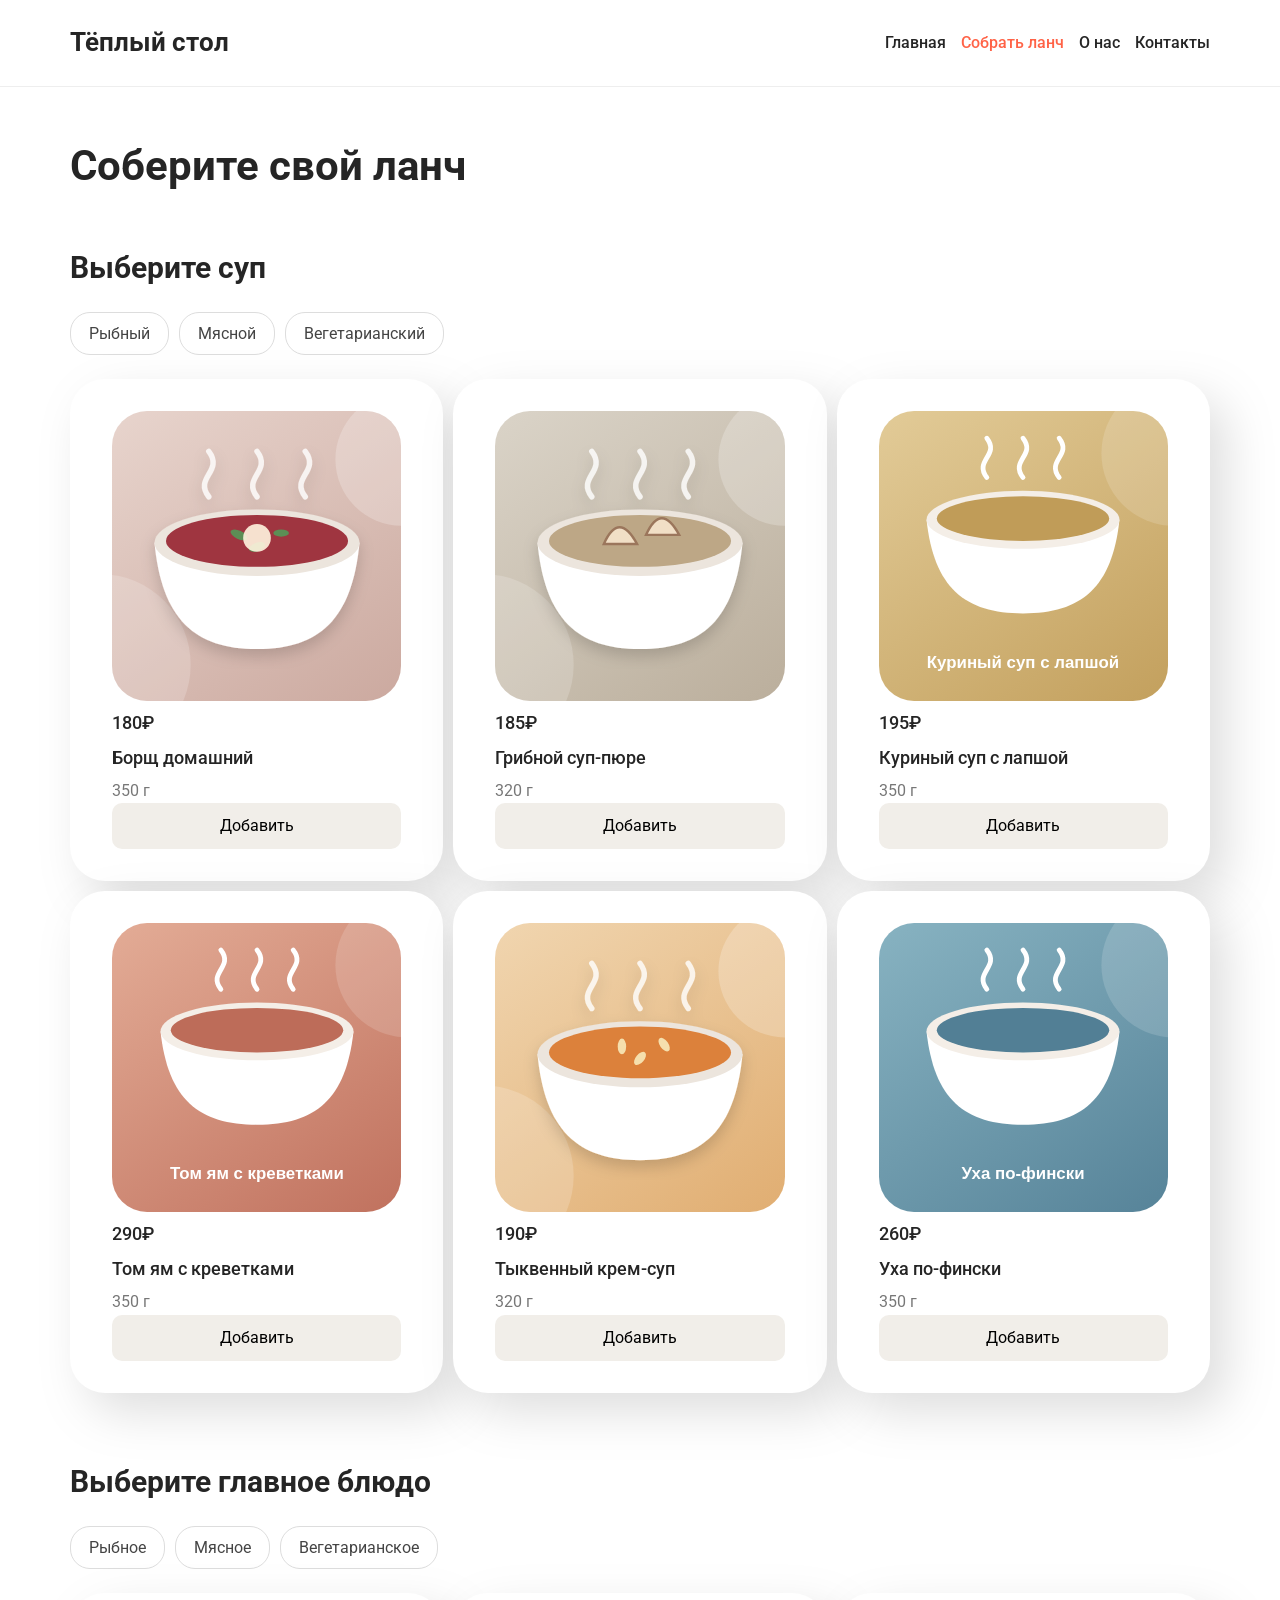
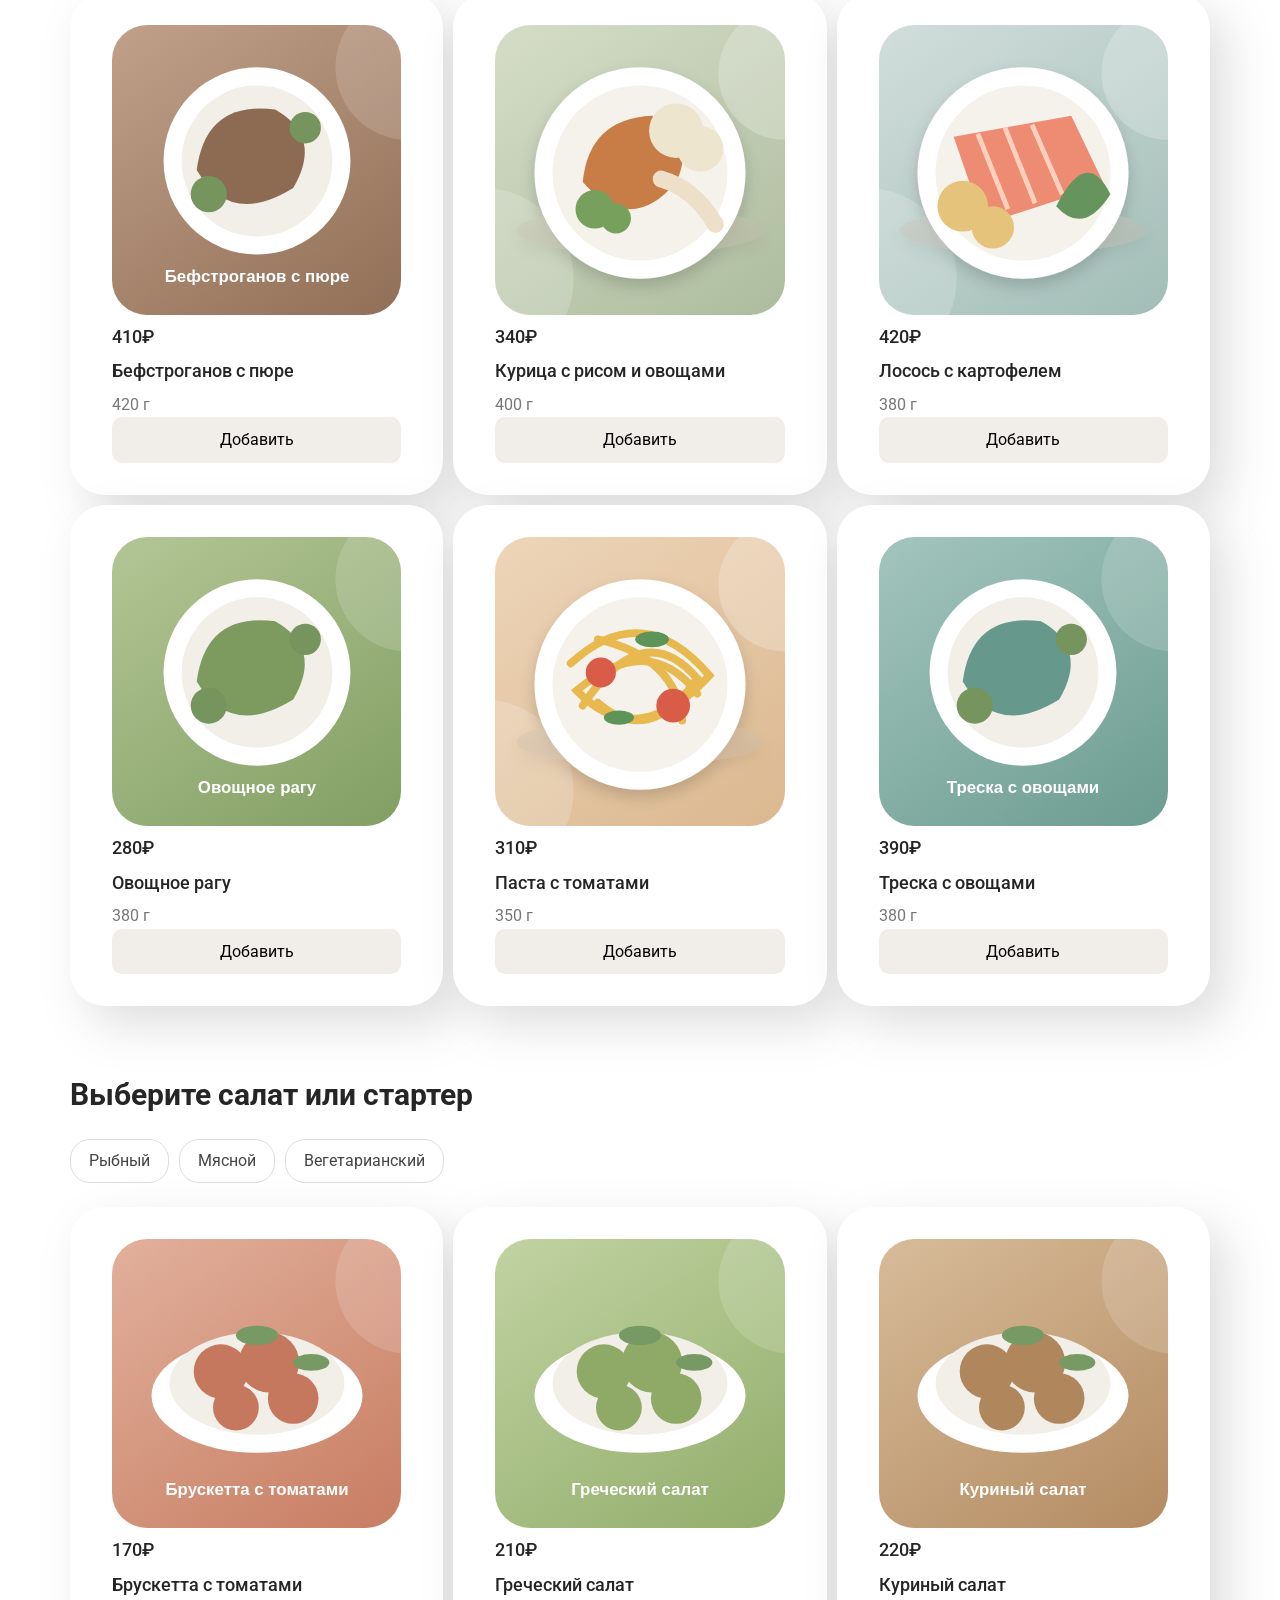
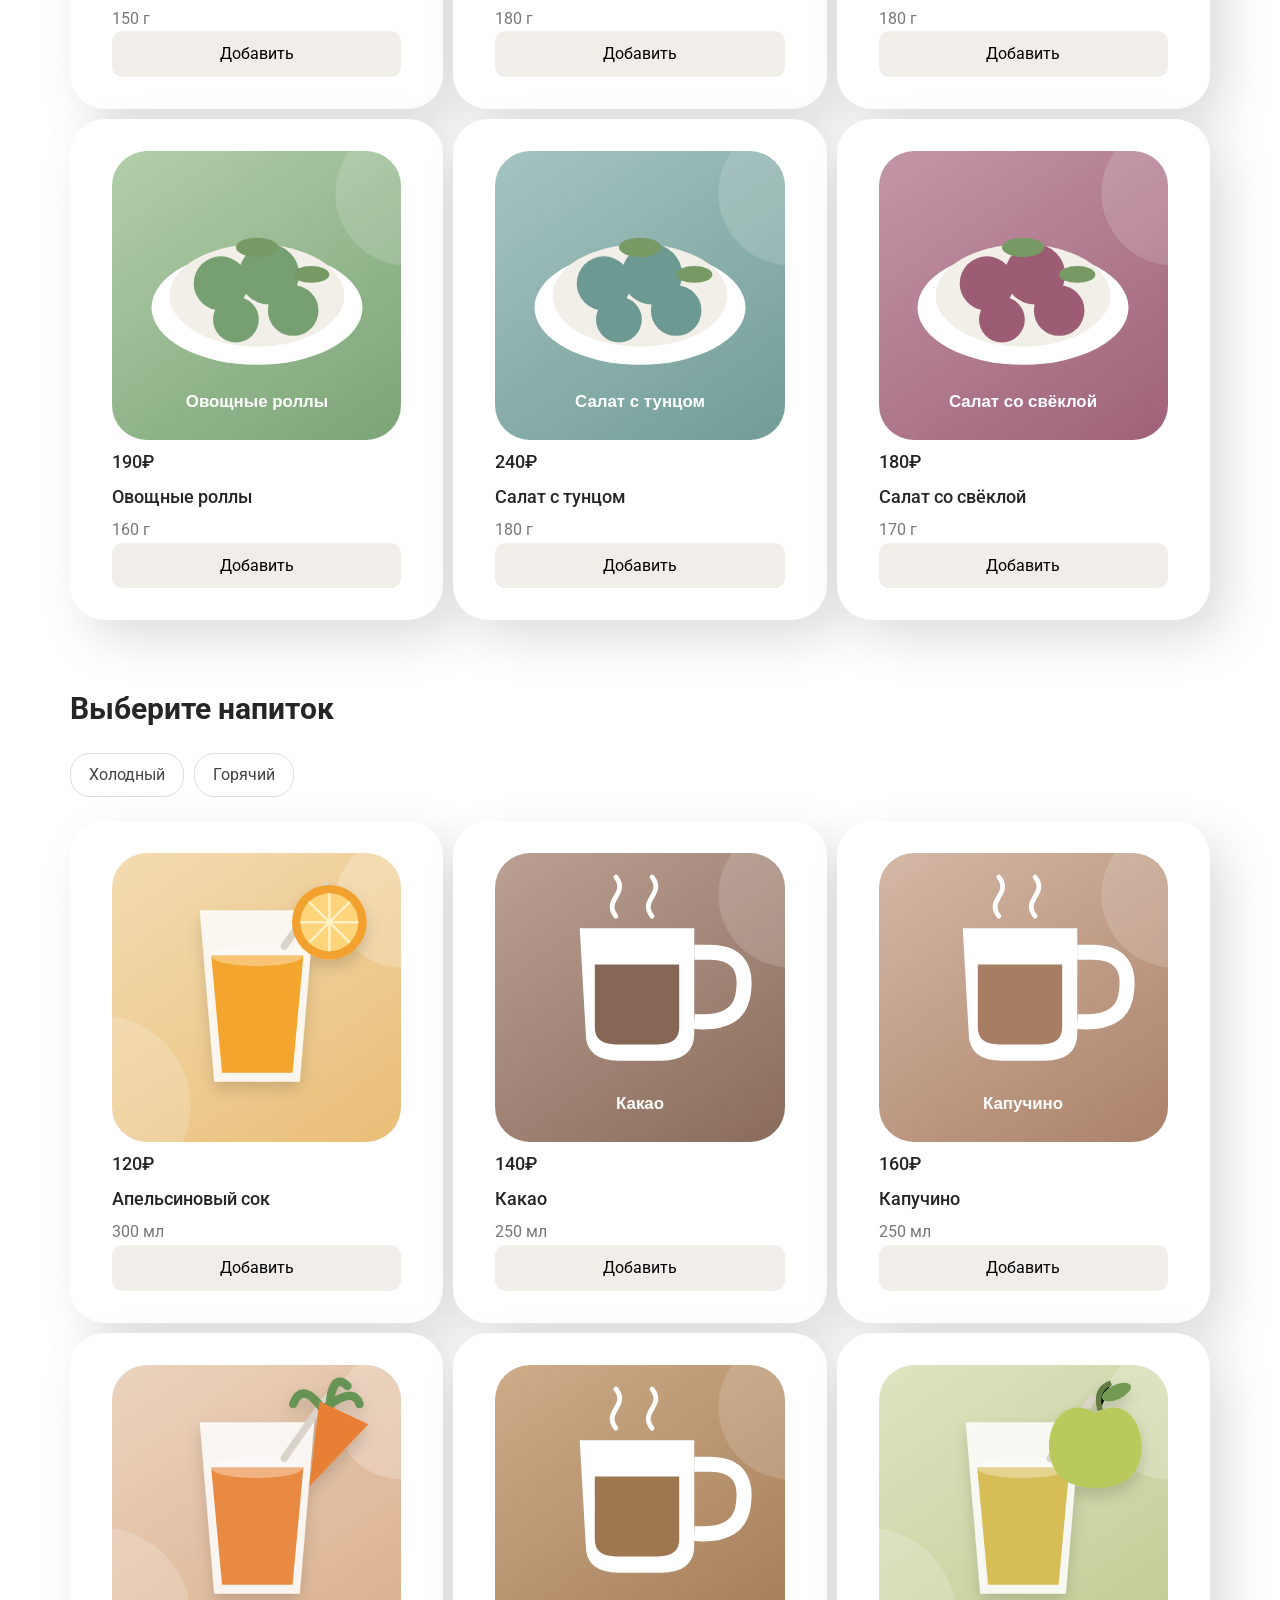
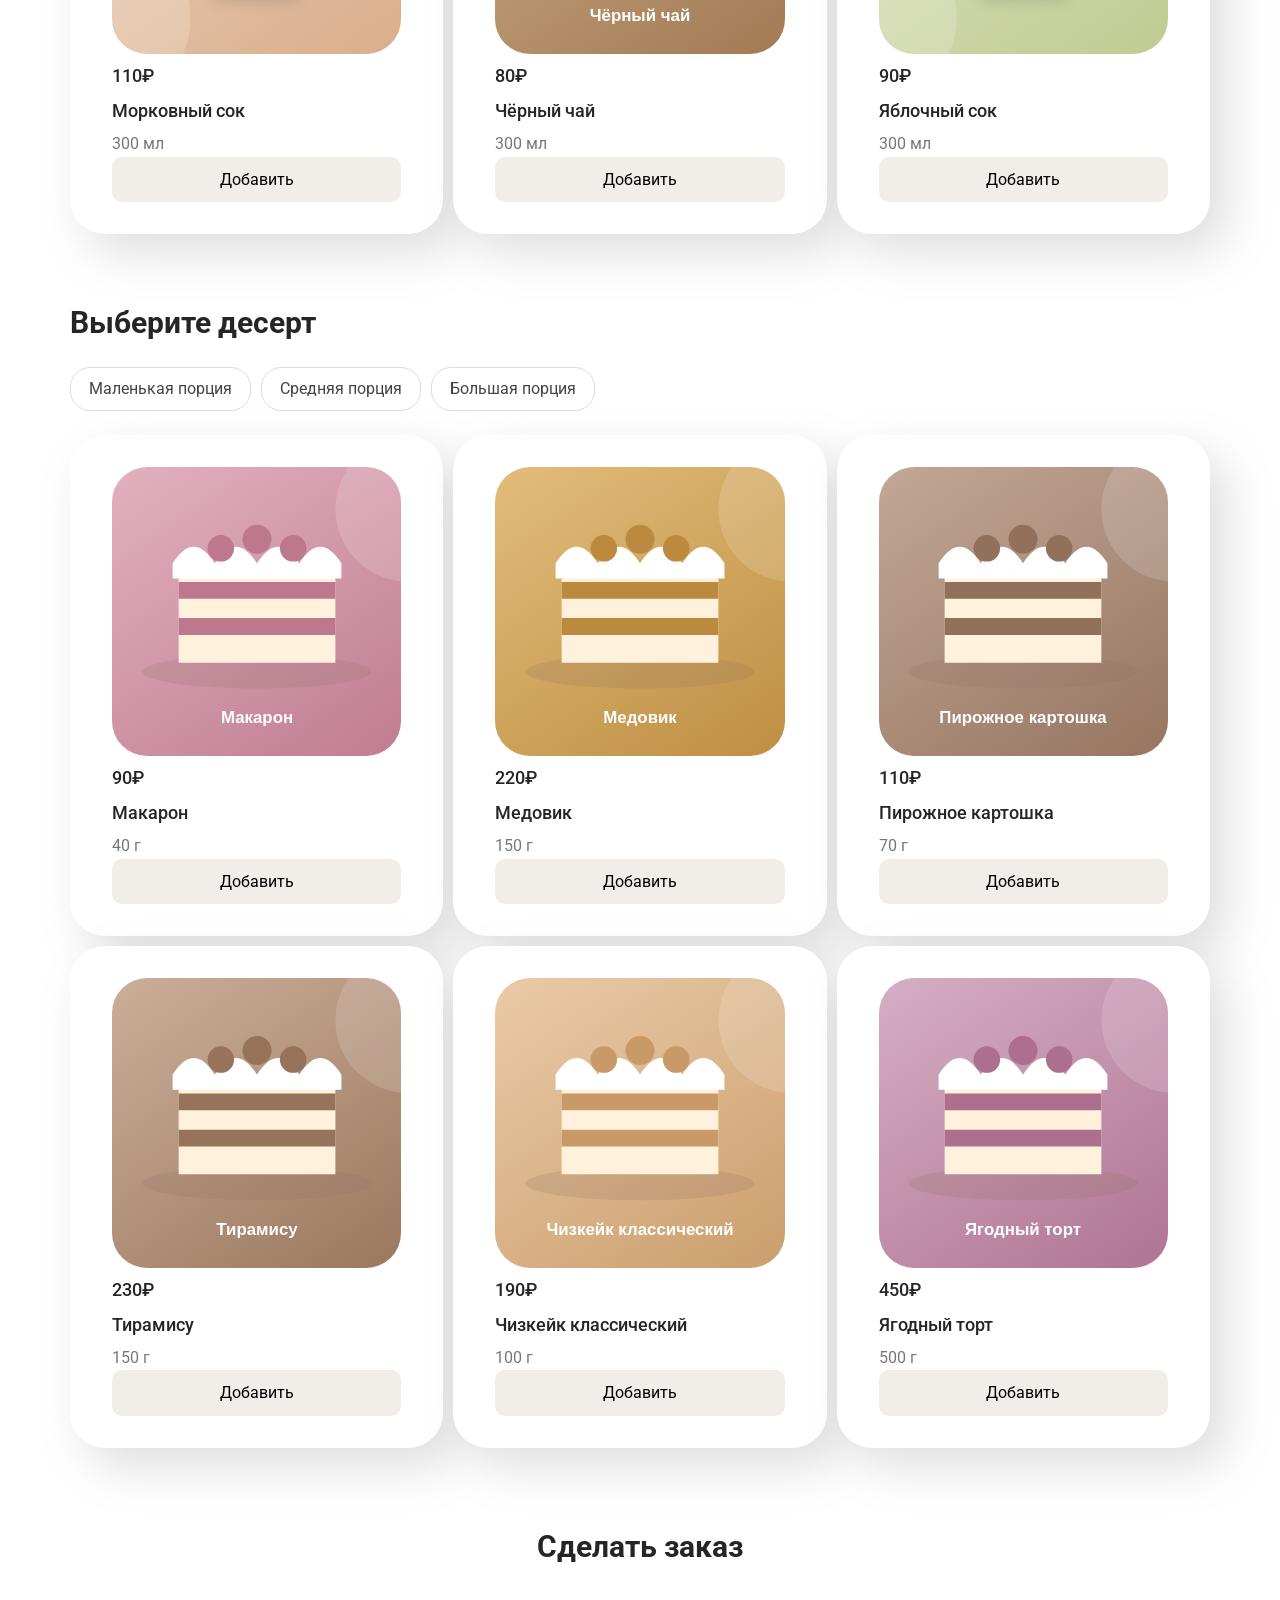
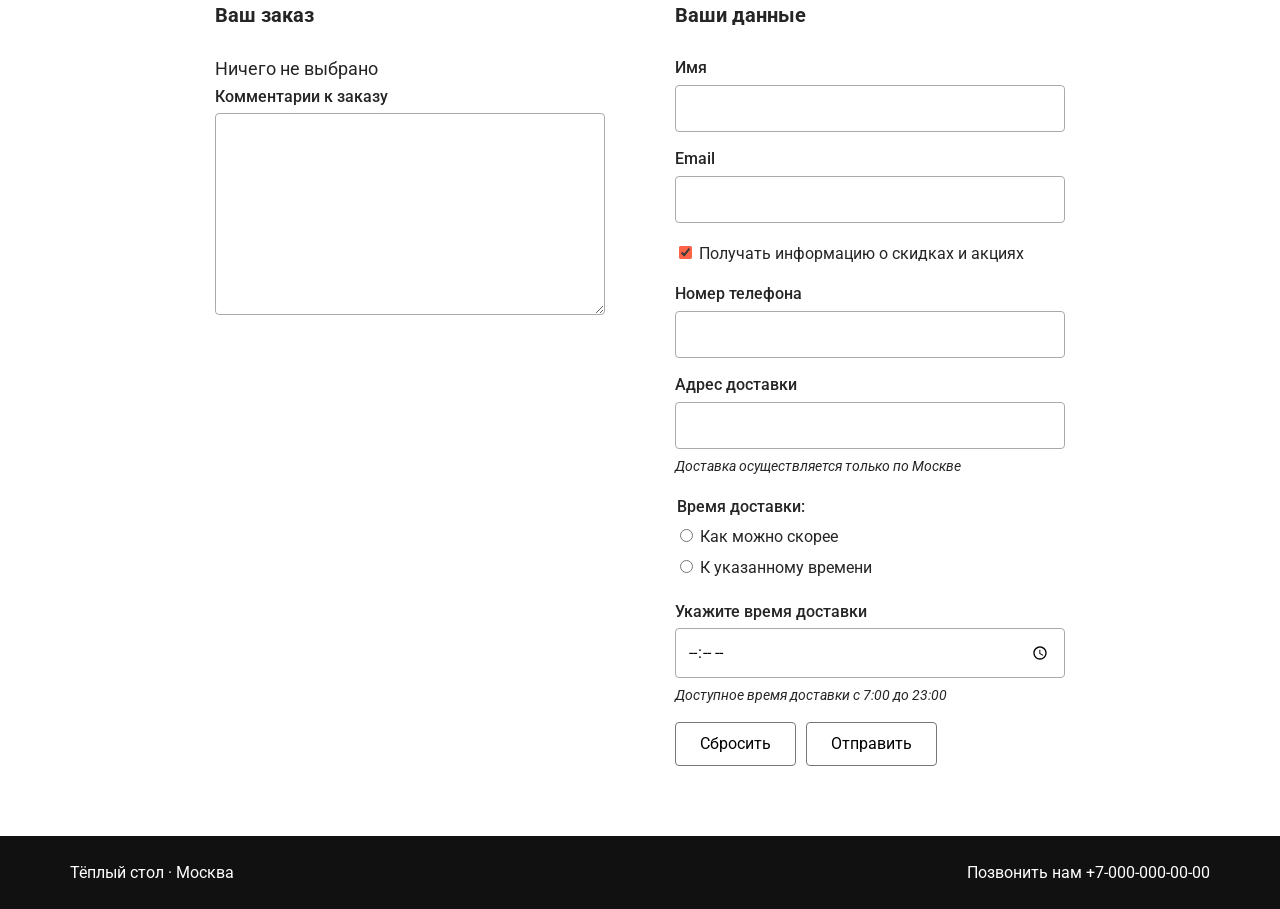
<file: lab5/lunch.html>
<!DOCTYPE html>
<html lang="ru">
<head>
    <meta charset="UTF-8">
    <meta name="viewport" content="width=device-width, initial-scale=1.0">
    <meta name="description" content="Соберите ланч из пяти категорий блюд и используйте фильтры меню">
    <title>Собрать ланч — Тёплый стол</title>
    <link rel="preconnect" href="https://fonts.googleapis.com">
    <link rel="preconnect" href="https://fonts.gstatic.com" crossorigin>
    <link href="https://fonts.googleapis.com/css2?family=Roboto:wght@400;500;700&display=swap" rel="stylesheet">
    <link rel="stylesheet" href="css/style.css">
    <link rel="stylesheet" href="css/lunch.css">
    <link rel="stylesheet" href="css/print.css" media="print">
    <script src="js/dishes.js" defer></script>
    <script src="js/menu.js" defer></script>
</head>
<body>
    <header class="site-header">
        <div class="container header-inner">
            <a class="brand" href="index.html" aria-label="Тёплый стол — на главную">Тёплый стол</a>
            <nav class="main-nav" aria-label="Основная навигация">
                <a href="index.html">Главная</a>
                <a class="active" href="lunch.html" aria-current="page">Собрать ланч</a>
                <a href="index.html#about">О нас</a>
                <a href="#contacts">Контакты</a>
            </nav>
        </div>
    </header>

    <main class="page-main container">
        <h1 class="page-title">Соберите свой ланч</h1>

        <section class="menu-section">
            <h2>Выберите суп</h2>
            <div class="filters" data-category="soup" role="group" aria-label="Фильтры супов">
                <button type="button" data-kind="fish">Рыбный</button>
                <button type="button" data-kind="meat">Мясной</button>
                <button type="button" data-kind="veg">Вегетарианский</button>
            </div>
            <div class="dishes-grid" data-category="soup"></div>
        </section>

        <section class="menu-section">
            <h2>Выберите главное блюдо</h2>
            <div class="filters" data-category="main" role="group" aria-label="Фильтры главных блюд">
                <button type="button" data-kind="fish">Рыбное</button>
                <button type="button" data-kind="meat">Мясное</button>
                <button type="button" data-kind="veg">Вегетарианское</button>
            </div>
            <div class="dishes-grid" data-category="main"></div>
        </section>

        <section class="menu-section">
            <h2>Выберите салат или стартер</h2>
            <div class="filters" data-category="starter" role="group" aria-label="Фильтры салатов и стартеров">
                <button type="button" data-kind="fish">Рыбный</button>
                <button type="button" data-kind="meat">Мясной</button>
                <button type="button" data-kind="veg">Вегетарианский</button>
            </div>
            <div class="dishes-grid" data-category="starter"></div>
        </section>

        <section class="menu-section">
            <h2>Выберите напиток</h2>
            <div class="filters" data-category="drink" role="group" aria-label="Фильтры напитков">
                <button type="button" data-kind="cold">Холодный</button>
                <button type="button" data-kind="hot">Горячий</button>
            </div>
            <div class="dishes-grid" data-category="drink"></div>
        </section>

        <section class="menu-section">
            <h2>Выберите десерт</h2>
            <div class="filters" data-category="dessert" role="group" aria-label="Фильтры десертов">
                <button type="button" data-kind="small">Маленькая порция</button>
                <button type="button" data-kind="medium">Средняя порция</button>
                <button type="button" data-kind="large">Большая порция</button>
            </div>
            <div class="dishes-grid" data-category="dessert"></div>
        </section>

        <section class="order-section">
            <h2>Сделать заказ</h2>
            <form class="order-form" action="#" method="post">
                <div class="order-fields">
                    <h3>Ваш заказ</h3>
                    <input id="soup-input" name="soup" type="hidden">
                    <input id="main-input" name="main" type="hidden">
                    <input id="starter-input" name="starter" type="hidden">
                    <input id="drink-input" name="drink" type="hidden">
                    <input id="dessert-input" name="dessert" type="hidden">
                    <p id="order-empty">Ничего не выбрано</p>
                    <div class="order-category" data-order-category="soup" hidden><h4>Суп</h4><p>Блюдо не выбрано</p></div>
                    <div class="order-category" data-order-category="main" hidden><h4>Главное блюдо</h4><p>Блюдо не выбрано</p></div>
                    <div class="order-category" data-order-category="starter" hidden><h4>Салат или стартер</h4><p>Блюдо не выбрано</p></div>
                    <div class="order-category" data-order-category="drink" hidden><h4>Напиток</h4><p>Напиток не выбран</p></div>
                    <div class="order-category" data-order-category="dessert" hidden><h4>Десерт</h4><p>Блюдо не выбрано</p></div>
                    <div class="order-total" id="order-total" hidden>
                        <h4>Стоимость заказа</h4>
                        <p><span id="total-price">0</span>₽</p>
                    </div>
                    <label for="comment">Комментарии к заказу</label>
                    <textarea id="comment" name="comment" rows="7"></textarea>
                </div>
                <div class="customer-fields">
                    <h3>Ваши данные</h3>
                    <label for="name">Имя</label>
                    <input id="name" name="name" type="text" autocomplete="name">
                    <label for="email">Email</label>
                    <input id="email" name="email" type="email" autocomplete="email">
                    <label class="checkbox-label" for="news"><input id="news" name="news" type="checkbox" checked> Получать информацию о скидках и акциях</label>
                    <label for="phone">Номер телефона</label>
                    <input id="phone" name="phone" type="tel" autocomplete="tel">
                    <label for="address">Адрес доставки</label>
                    <input id="address" name="address" type="text" autocomplete="address-line1">
                    <p class="form-note">Доставка осуществляется только по Москве</p>
                    <fieldset>
                        <legend>Время доставки:</legend>
                        <label><input name="delivery-time" type="radio" value="asap"> Как можно скорее</label>
                        <label><input name="delivery-time" type="radio" value="scheduled"> К указанному времени</label>
                    </fieldset>
                    <label for="time">Укажите время доставки</label>
                    <input id="time" name="time" type="time" min="07:00" max="23:00">
                    <p class="form-note">Доступное время доставки с 7:00 до 23:00</p>
                    <div class="form-actions">
                        <button type="reset">Сбросить</button>
                        <button type="submit">Отправить</button>
                    </div>
                </div>
            </form>
        </section>
    </main>

    <footer class="site-footer" id="contacts">
        <div class="container footer-inner">
            <p>Тёплый стол · Москва</p>
            <p>Позвонить нам <a href="tel:+70000000000">+7-000-000-00-00</a></p>
        </div>
    </footer>
</body>
</html>
</file>
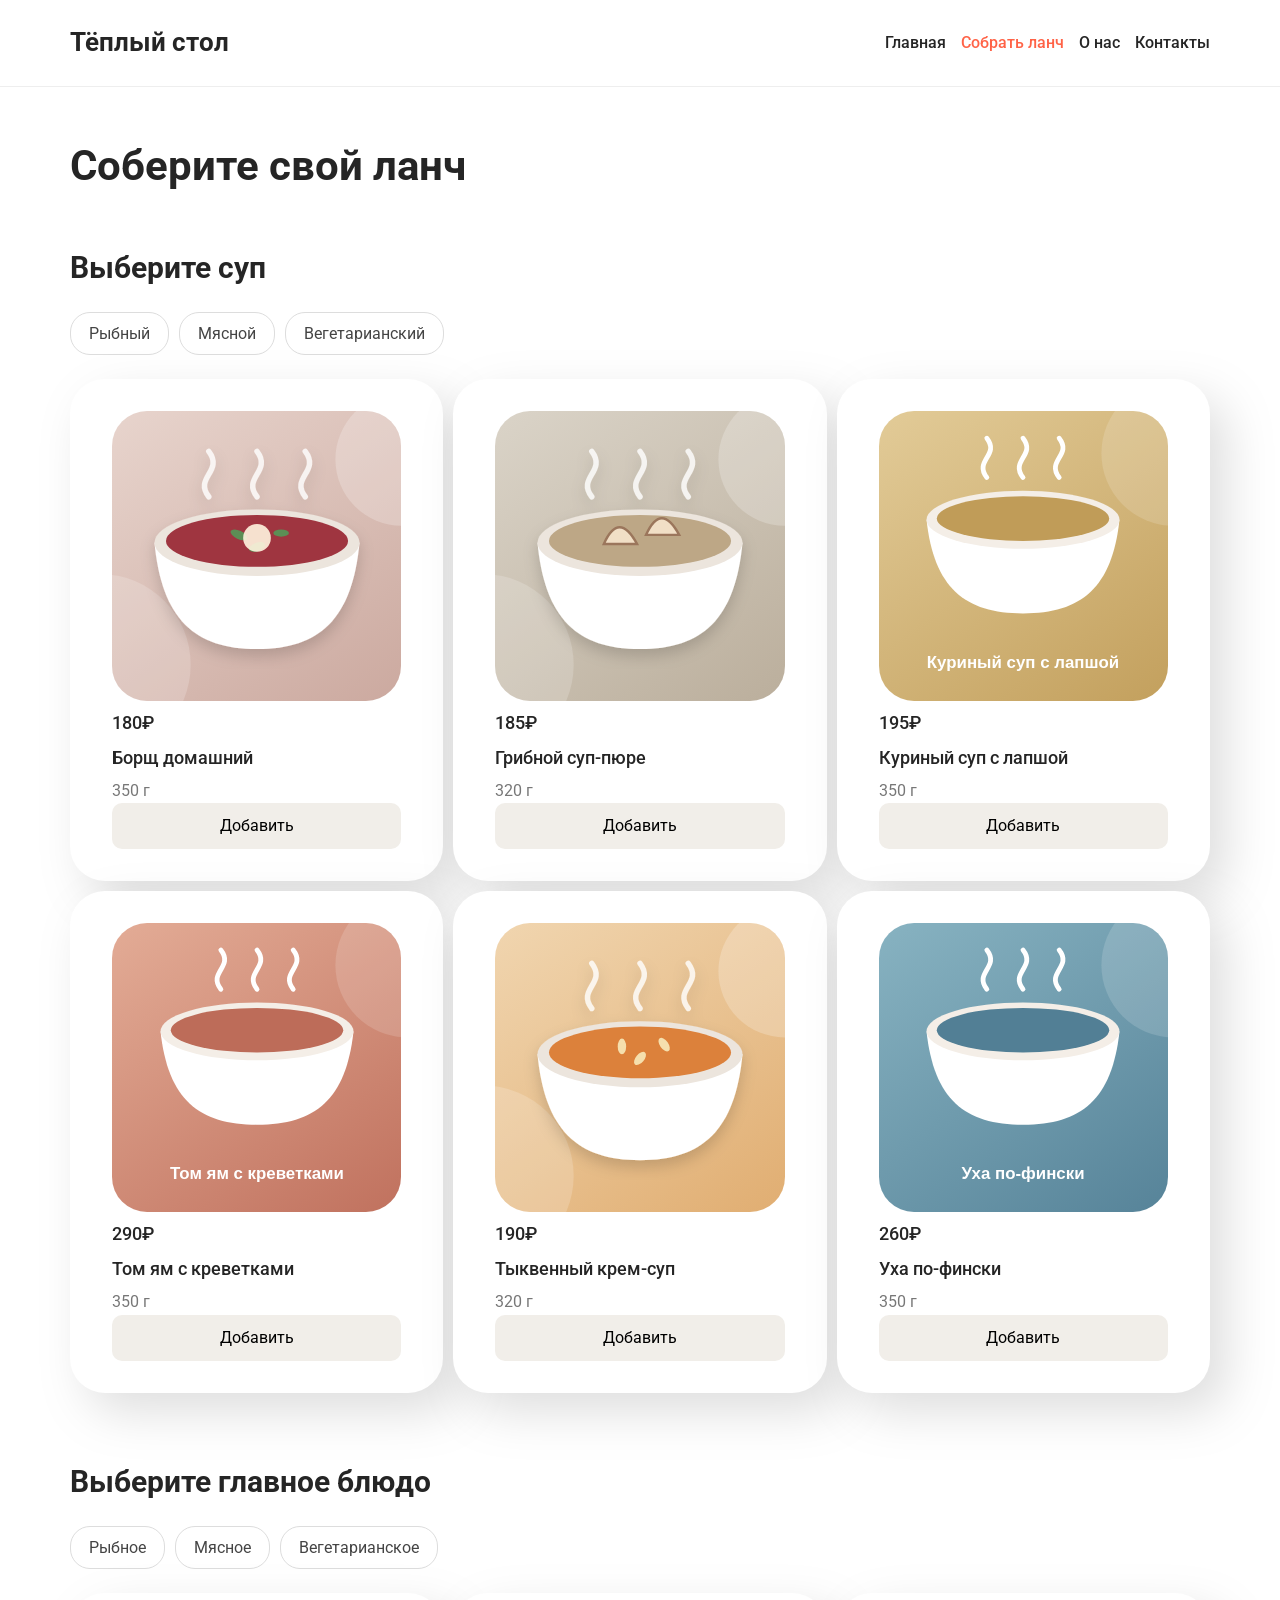
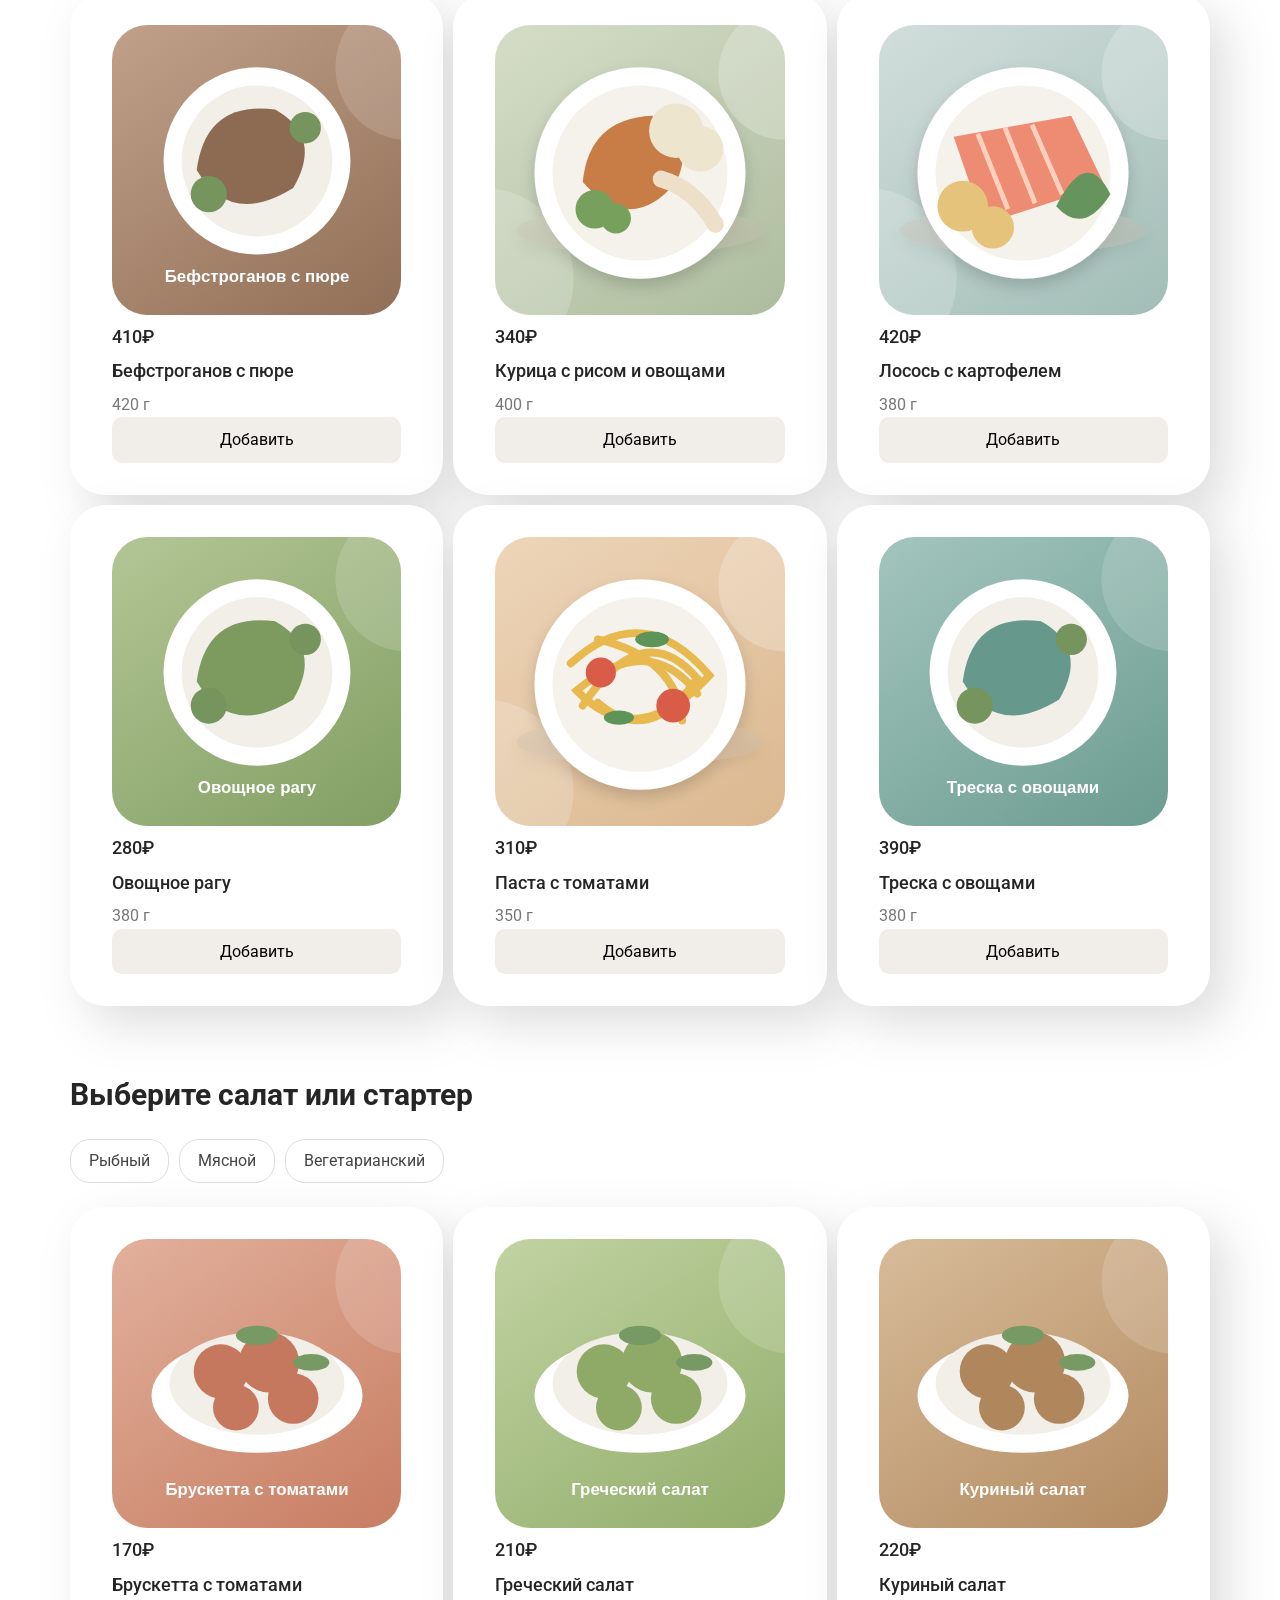
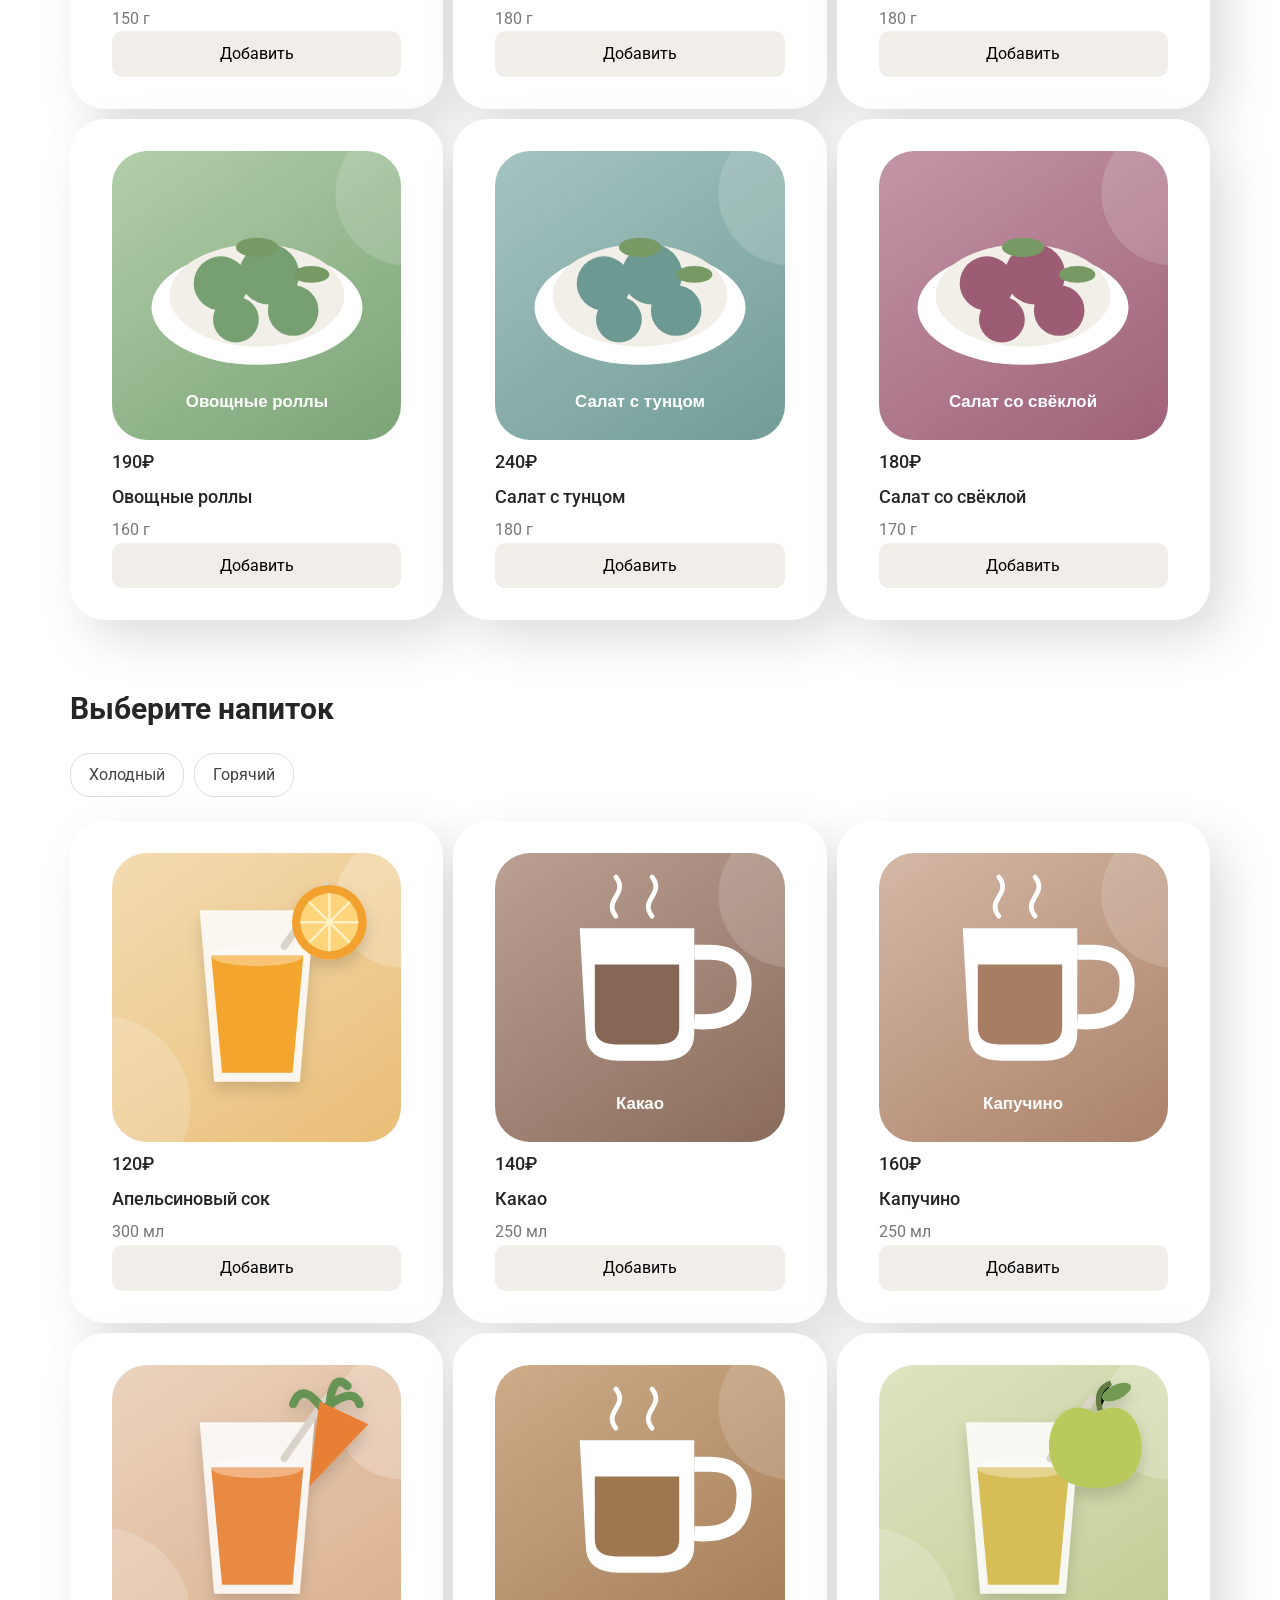
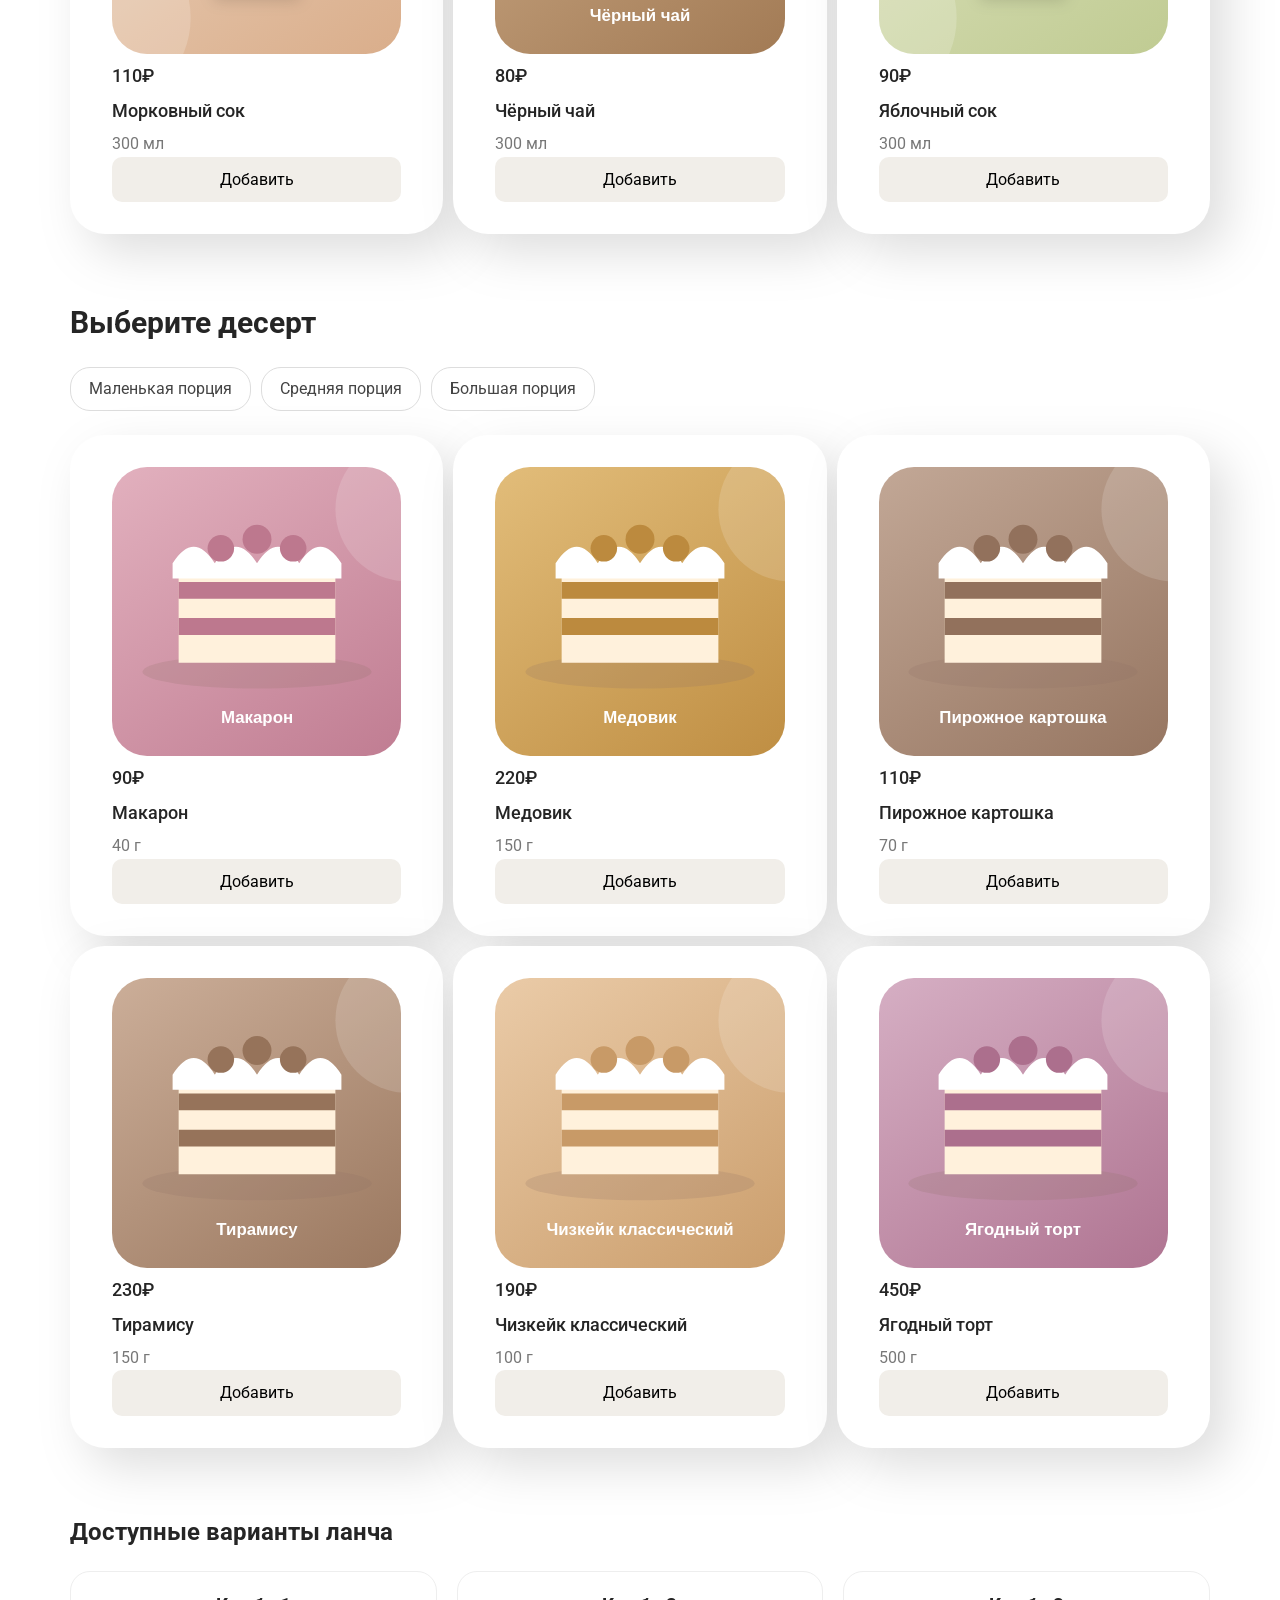
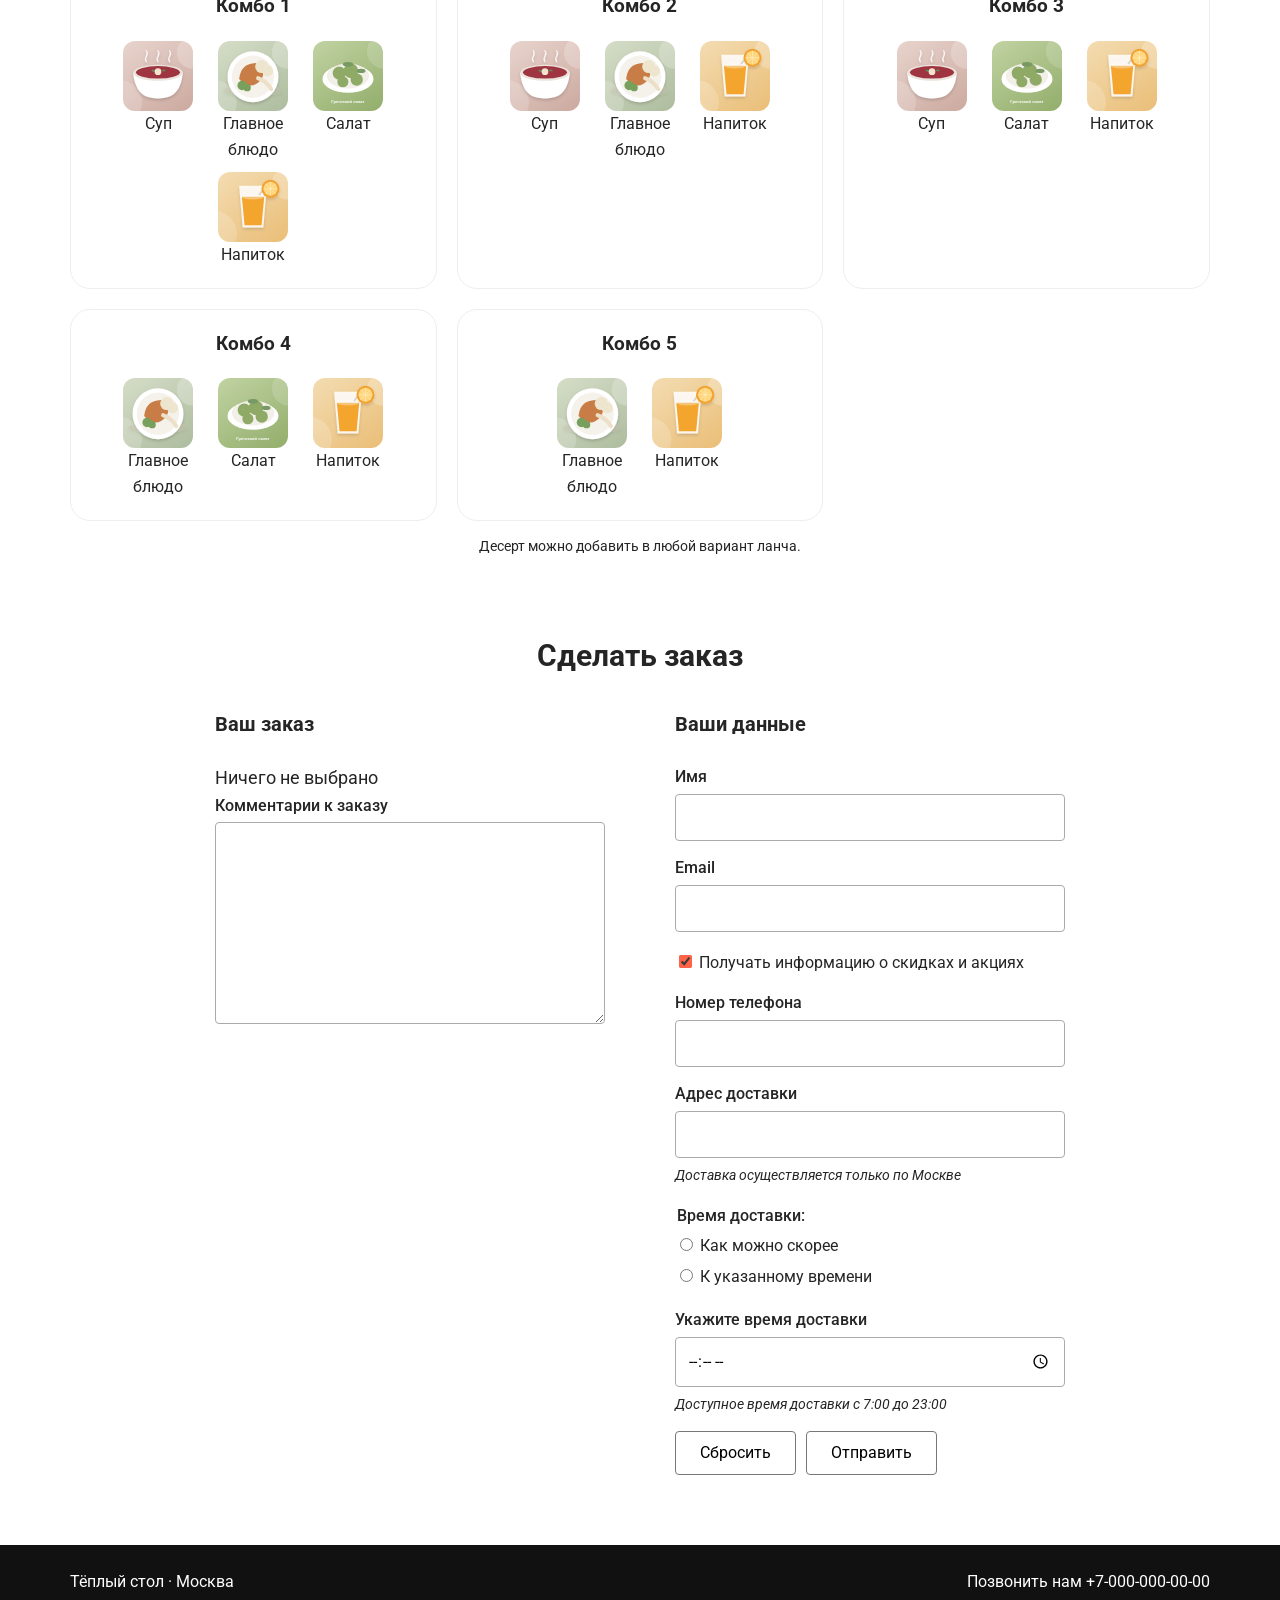
<file: lab6/lunch.html>
<!DOCTYPE html>
<html lang="ru">
<head>
    <meta charset="UTF-8">
    <meta name="viewport" content="width=device-width, initial-scale=1.0">
    <meta name="description" content="Соберите ланч из пяти категорий блюд и используйте фильтры меню">
    <title>Собрать ланч — Тёплый стол</title>
    <link rel="preconnect" href="https://fonts.googleapis.com">
    <link rel="preconnect" href="https://fonts.gstatic.com" crossorigin>
    <link href="https://fonts.googleapis.com/css2?family=Roboto:wght@400;500;700&display=swap" rel="stylesheet">
    <link rel="stylesheet" href="css/style.css">
    <link rel="stylesheet" href="css/lunch.css">
    <link rel="stylesheet" href="css/print.css" media="print">
    <script src="js/dishes.js" defer></script>
    <script src="js/menu.js" defer></script>
</head>
<body>
    <header class="site-header">
        <div class="container header-inner">
            <a class="brand" href="index.html" aria-label="Тёплый стол — на главную">Тёплый стол</a>
            <nav class="main-nav" aria-label="Основная навигация">
                <a href="index.html">Главная</a>
                <a class="active" href="lunch.html" aria-current="page">Собрать ланч</a>
                <a href="index.html#about">О нас</a>
                <a href="#contacts">Контакты</a>
            </nav>
        </div>
    </header>

    <main class="page-main container">
        <h1 class="page-title">Соберите свой ланч</h1>

        <section class="menu-section">
            <h2>Выберите суп</h2>
            <div class="filters" data-category="soup" role="group" aria-label="Фильтры супов">
                <button type="button" data-kind="fish">Рыбный</button>
                <button type="button" data-kind="meat">Мясной</button>
                <button type="button" data-kind="veg">Вегетарианский</button>
            </div>
            <div class="dishes-grid" data-category="soup"></div>
        </section>

        <section class="menu-section">
            <h2>Выберите главное блюдо</h2>
            <div class="filters" data-category="main" role="group" aria-label="Фильтры главных блюд">
                <button type="button" data-kind="fish">Рыбное</button>
                <button type="button" data-kind="meat">Мясное</button>
                <button type="button" data-kind="veg">Вегетарианское</button>
            </div>
            <div class="dishes-grid" data-category="main"></div>
        </section>

        <section class="menu-section">
            <h2>Выберите салат или стартер</h2>
            <div class="filters" data-category="starter" role="group" aria-label="Фильтры салатов и стартеров">
                <button type="button" data-kind="fish">Рыбный</button>
                <button type="button" data-kind="meat">Мясной</button>
                <button type="button" data-kind="veg">Вегетарианский</button>
            </div>
            <div class="dishes-grid" data-category="starter"></div>
        </section>

        <section class="menu-section">
            <h2>Выберите напиток</h2>
            <div class="filters" data-category="drink" role="group" aria-label="Фильтры напитков">
                <button type="button" data-kind="cold">Холодный</button>
                <button type="button" data-kind="hot">Горячий</button>
            </div>
            <div class="dishes-grid" data-category="drink"></div>
        </section>

        <section class="menu-section">
            <h2>Выберите десерт</h2>
            <div class="filters" data-category="dessert" role="group" aria-label="Фильтры десертов">
                <button type="button" data-kind="small">Маленькая порция</button>
                <button type="button" data-kind="medium">Средняя порция</button>
                <button type="button" data-kind="large">Большая порция</button>
            </div>
            <div class="dishes-grid" data-category="dessert"></div>
        </section>

        <section class="combos-section">
            <h2>Доступные варианты ланча</h2>
            <div class="combos-grid">
                <div class="combo-card">
                    <h3>Комбо 1</h3>
                    <div class="combo-dishes">
                        <div class="combo-dish"><img src="assets/images/borscht.svg" alt="Суп"><span>Суп</span></div>
                        <div class="combo-dish"><img src="assets/images/chicken.svg" alt="Главное блюдо"><span>Главное блюдо</span></div>
                        <div class="combo-dish"><img src="assets/images/greek-salad.svg" alt="Салат"><span>Салат</span></div>
                        <div class="combo-dish"><img src="assets/images/orange-juice.svg" alt="Напиток"><span>Напиток</span></div>
                    </div>
                </div>
                <div class="combo-card">
                    <h3>Комбо 2</h3>
                    <div class="combo-dishes">
                        <div class="combo-dish"><img src="assets/images/borscht.svg" alt="Суп"><span>Суп</span></div>
                        <div class="combo-dish"><img src="assets/images/chicken.svg" alt="Главное блюдо"><span>Главное блюдо</span></div>
                        <div class="combo-dish"><img src="assets/images/orange-juice.svg" alt="Напиток"><span>Напиток</span></div>
                    </div>
                </div>
                <div class="combo-card">
                    <h3>Комбо 3</h3>
                    <div class="combo-dishes">
                        <div class="combo-dish"><img src="assets/images/borscht.svg" alt="Суп"><span>Суп</span></div>
                        <div class="combo-dish"><img src="assets/images/greek-salad.svg" alt="Салат"><span>Салат</span></div>
                        <div class="combo-dish"><img src="assets/images/orange-juice.svg" alt="Напиток"><span>Напиток</span></div>
                    </div>
                </div>
                <div class="combo-card">
                    <h3>Комбо 4</h3>
                    <div class="combo-dishes">
                        <div class="combo-dish"><img src="assets/images/chicken.svg" alt="Главное блюдо"><span>Главное блюдо</span></div>
                        <div class="combo-dish"><img src="assets/images/greek-salad.svg" alt="Салат"><span>Салат</span></div>
                        <div class="combo-dish"><img src="assets/images/orange-juice.svg" alt="Напиток"><span>Напиток</span></div>
                    </div>
                </div>
                <div class="combo-card">
                    <h3>Комбо 5</h3>
                    <div class="combo-dishes">
                        <div class="combo-dish"><img src="assets/images/chicken.svg" alt="Главное блюдо"><span>Главное блюдо</span></div>
                        <div class="combo-dish"><img src="assets/images/orange-juice.svg" alt="Напиток"><span>Напиток</span></div>
                    </div>
                </div>
            </div>
            <p class="dessert-note">Десерт можно добавить в любой вариант ланча.</p>
        </section>

        <section class="order-section">
            <h2>Сделать заказ</h2>
            <form class="order-form" action="#" method="post">
                <div class="order-fields">
                    <h3>Ваш заказ</h3>
                    <input id="soup-input" name="soup" type="hidden">
                    <input id="main-input" name="main" type="hidden">
                    <input id="starter-input" name="starter" type="hidden">
                    <input id="drink-input" name="drink" type="hidden">
                    <input id="dessert-input" name="dessert" type="hidden">
                    <p id="order-empty">Ничего не выбрано</p>
                    <div class="order-category" data-order-category="soup" hidden><h4>Суп</h4><p>Блюдо не выбрано</p></div>
                    <div class="order-category" data-order-category="main" hidden><h4>Главное блюдо</h4><p>Блюдо не выбрано</p></div>
                    <div class="order-category" data-order-category="starter" hidden><h4>Салат или стартер</h4><p>Блюдо не выбрано</p></div>
                    <div class="order-category" data-order-category="drink" hidden><h4>Напиток</h4><p>Напиток не выбран</p></div>
                    <div class="order-category" data-order-category="dessert" hidden><h4>Десерт</h4><p>Блюдо не выбрано</p></div>
                    <div class="order-total" id="order-total" hidden>
                        <h4>Стоимость заказа</h4>
                        <p><span id="total-price">0</span>₽</p>
                    </div>
                    <label for="comment">Комментарии к заказу</label>
                    <textarea id="comment" name="comment" rows="7"></textarea>
                </div>
                <div class="customer-fields">
                    <h3>Ваши данные</h3>
                    <label for="name">Имя</label>
                    <input id="name" name="name" type="text" autocomplete="name">
                    <label for="email">Email</label>
                    <input id="email" name="email" type="email" autocomplete="email">
                    <label class="checkbox-label" for="news"><input id="news" name="news" type="checkbox" checked> Получать информацию о скидках и акциях</label>
                    <label for="phone">Номер телефона</label>
                    <input id="phone" name="phone" type="tel" autocomplete="tel">
                    <label for="address">Адрес доставки</label>
                    <input id="address" name="address" type="text" autocomplete="address-line1">
                    <p class="form-note">Доставка осуществляется только по Москве</p>
                    <fieldset>
                        <legend>Время доставки:</legend>
                        <label><input name="delivery-time" type="radio" value="asap"> Как можно скорее</label>
                        <label><input name="delivery-time" type="radio" value="scheduled"> К указанному времени</label>
                    </fieldset>
                    <label for="time">Укажите время доставки</label>
                    <input id="time" name="time" type="time" min="07:00" max="23:00">
                    <p class="form-note">Доступное время доставки с 7:00 до 23:00</p>
                    <div class="form-actions">
                        <button type="reset">Сбросить</button>
                        <button type="submit">Отправить</button>
                    </div>
                </div>
            </form>
        </section>
    </main>

    <footer class="site-footer" id="contacts">
        <div class="container footer-inner">
            <p>Тёплый стол · Москва</p>
            <p>Позвонить нам <a href="tel:+70000000000">+7-000-000-00-00</a></p>
        </div>
    </footer>
    <script src="js/validation.js"></script>
</body>
</html>
</file>
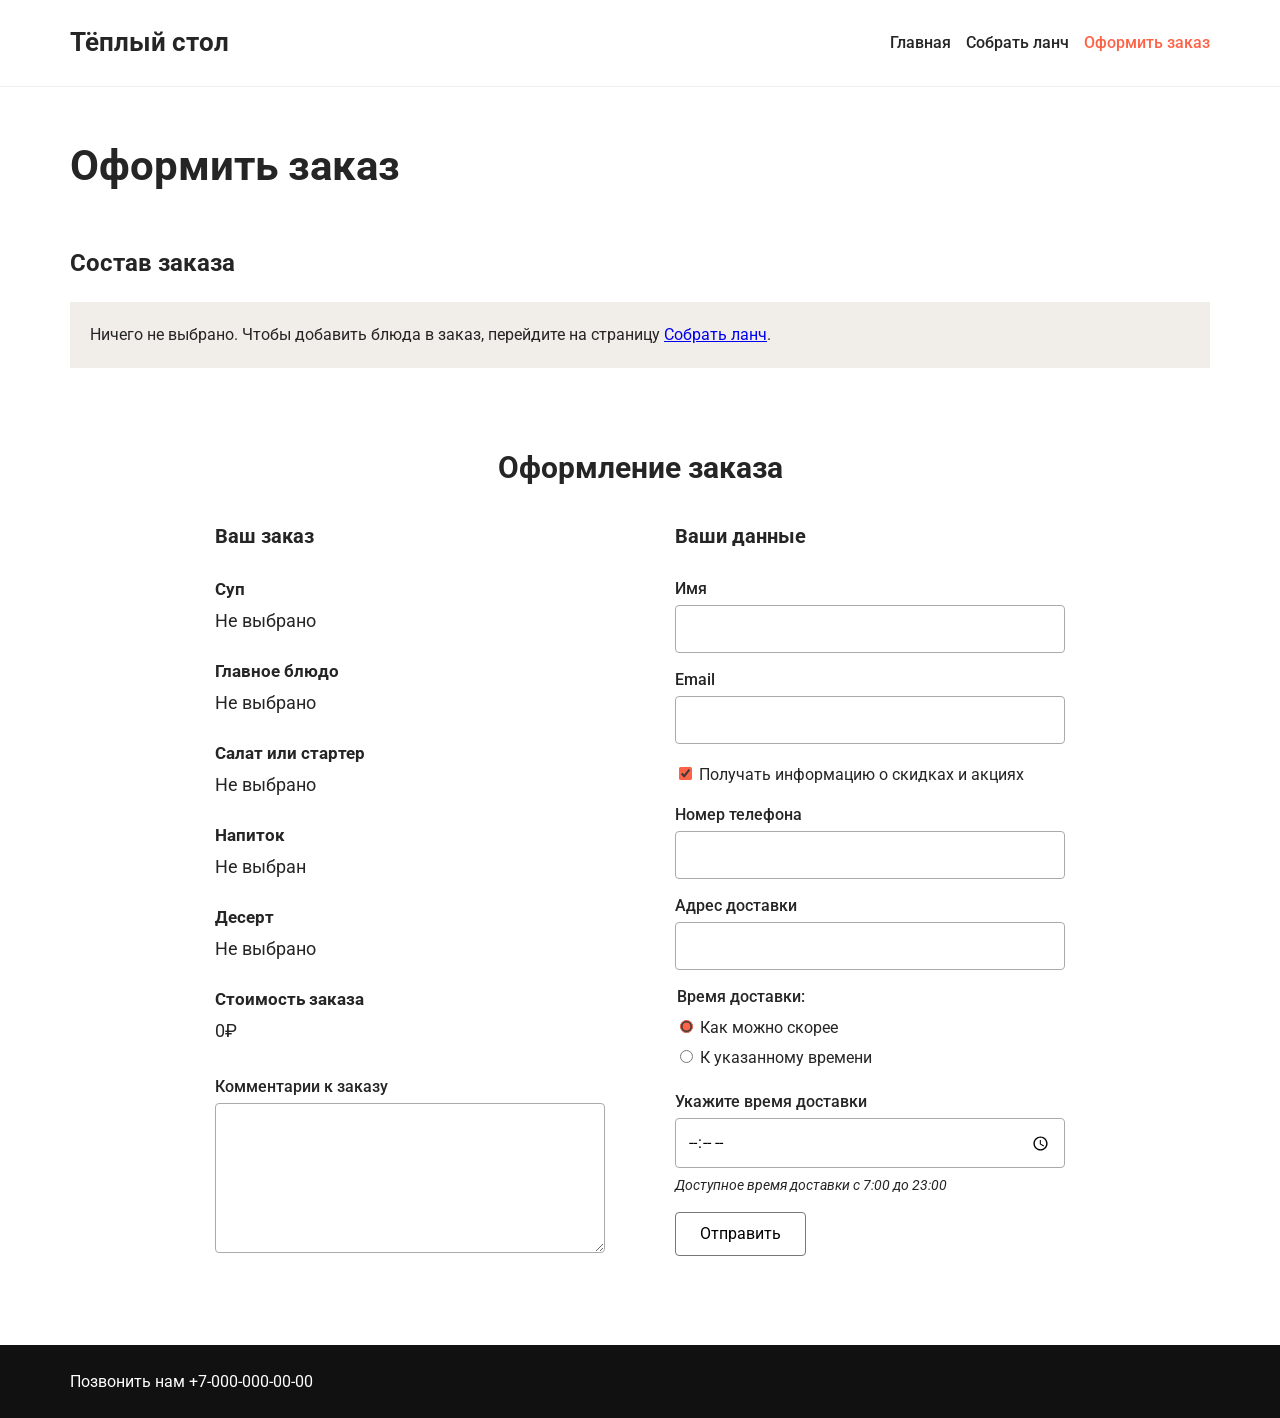
<file: lab8/checkout.html>
<!DOCTYPE html>
<html lang="ru">
<head>
    <meta charset="UTF-8">
    <meta name="viewport" content="width=device-width, initial-scale=1.0">
    <title>Оформить заказ — Тёплый стол</title>
    <link href="https://fonts.googleapis.com/css2?family=Roboto:wght@400;500;700&display=swap" rel="stylesheet">
    <link rel="stylesheet" href="css/style.css">
    <link rel="stylesheet" href="css/lunch.css">
    <script src="js/dishes.js" defer></script>
    <script src="js/validation.js" defer></script>
    <script src="js/checkout.js" defer></script>
</head>
<body>
    <header class="site-header">
        <div class="container header-inner">
            <a class="brand" href="index.html">Тёплый стол</a>
            <nav class="main-nav" aria-label="Основная навигация">
                <a href="index.html">Главная</a>
                <a href="lunch.html">Собрать ланч</a>
                <a class="active" href="checkout.html" aria-current="page">Оформить заказ</a>
            </nav>
        </div>
    </header>
    <main class="page-main container">
        <h1 class="page-title">Оформить заказ</h1>
        <section class="selected-section">
            <h2>Состав заказа</h2>
            <p id="checkout-empty" hidden>Ничего не выбрано. Чтобы добавить блюда в заказ, перейдите на страницу <a href="lunch.html">Собрать ланч</a>.</p>
            <div class="dishes-grid" id="selected-dishes"></div>
        </section>
        <section class="order-section">
            <h2>Оформление заказа</h2>
            <form class="order-form" id="checkout-form">
                <div class="order-fields">
                    <h3>Ваш заказ</h3>
                    <div class="order-category" data-order-category="soup"><h4>Суп</h4><p>Блюдо не выбрано</p></div>
                    <div class="order-category" data-order-category="main"><h4>Главное блюдо</h4><p>Блюдо не выбрано</p></div>
                    <div class="order-category" data-order-category="starter"><h4>Салат или стартер</h4><p>Блюдо не выбрано</p></div>
                    <div class="order-category" data-order-category="drink"><h4>Напиток</h4><p>Напиток не выбран</p></div>
                    <div class="order-category" data-order-category="dessert"><h4>Десерт</h4><p>Блюдо не выбрано</p></div>
                    <div class="order-total"><h4>Стоимость заказа</h4><p><span id="total-price">0</span>₽</p></div>
                    <label for="comment">Комментарии к заказу</label>
                    <textarea id="comment" name="comment" rows="5"></textarea>
                </div>
                <div class="customer-fields">
                    <h3>Ваши данные</h3>
                    <label for="name">Имя</label>
                    <input id="name" name="full_name" type="text" autocomplete="name" required>
                    <label for="email">Email</label>
                    <input id="email" name="email" type="email" autocomplete="email" required>
                    <label class="checkbox-label" for="news"><input id="news" name="subscribe" type="checkbox" value="1" checked> Получать информацию о скидках и акциях</label>
                    <label for="phone">Номер телефона</label>
                    <input id="phone" name="phone" type="tel" autocomplete="tel" required>
                    <label for="address">Адрес доставки</label>
                    <input id="address" name="delivery_address" type="text" autocomplete="address-line1" required>
                    <fieldset>
                        <legend>Время доставки:</legend>
                        <label><input name="delivery_type" type="radio" value="now" checked> Как можно скорее</label>
                        <label><input name="delivery_type" type="radio" value="by_time"> К указанному времени</label>
                    </fieldset>
                    <label for="time">Укажите время доставки</label>
                    <input id="time" name="delivery_time" type="time" min="07:00" max="23:00" step="300">
                    <p class="form-note">Доступное время доставки с 7:00 до 23:00</p>
                    <div class="form-actions"><button type="submit">Отправить</button></div>
                </div>
            </form>
        </section>
    </main>
    <footer class="site-footer"><div class="container"><p>Позвонить нам <a href="tel:+70000000000">+7-000-000-00-00</a></p></div></footer>
</body>
</html>
</file>
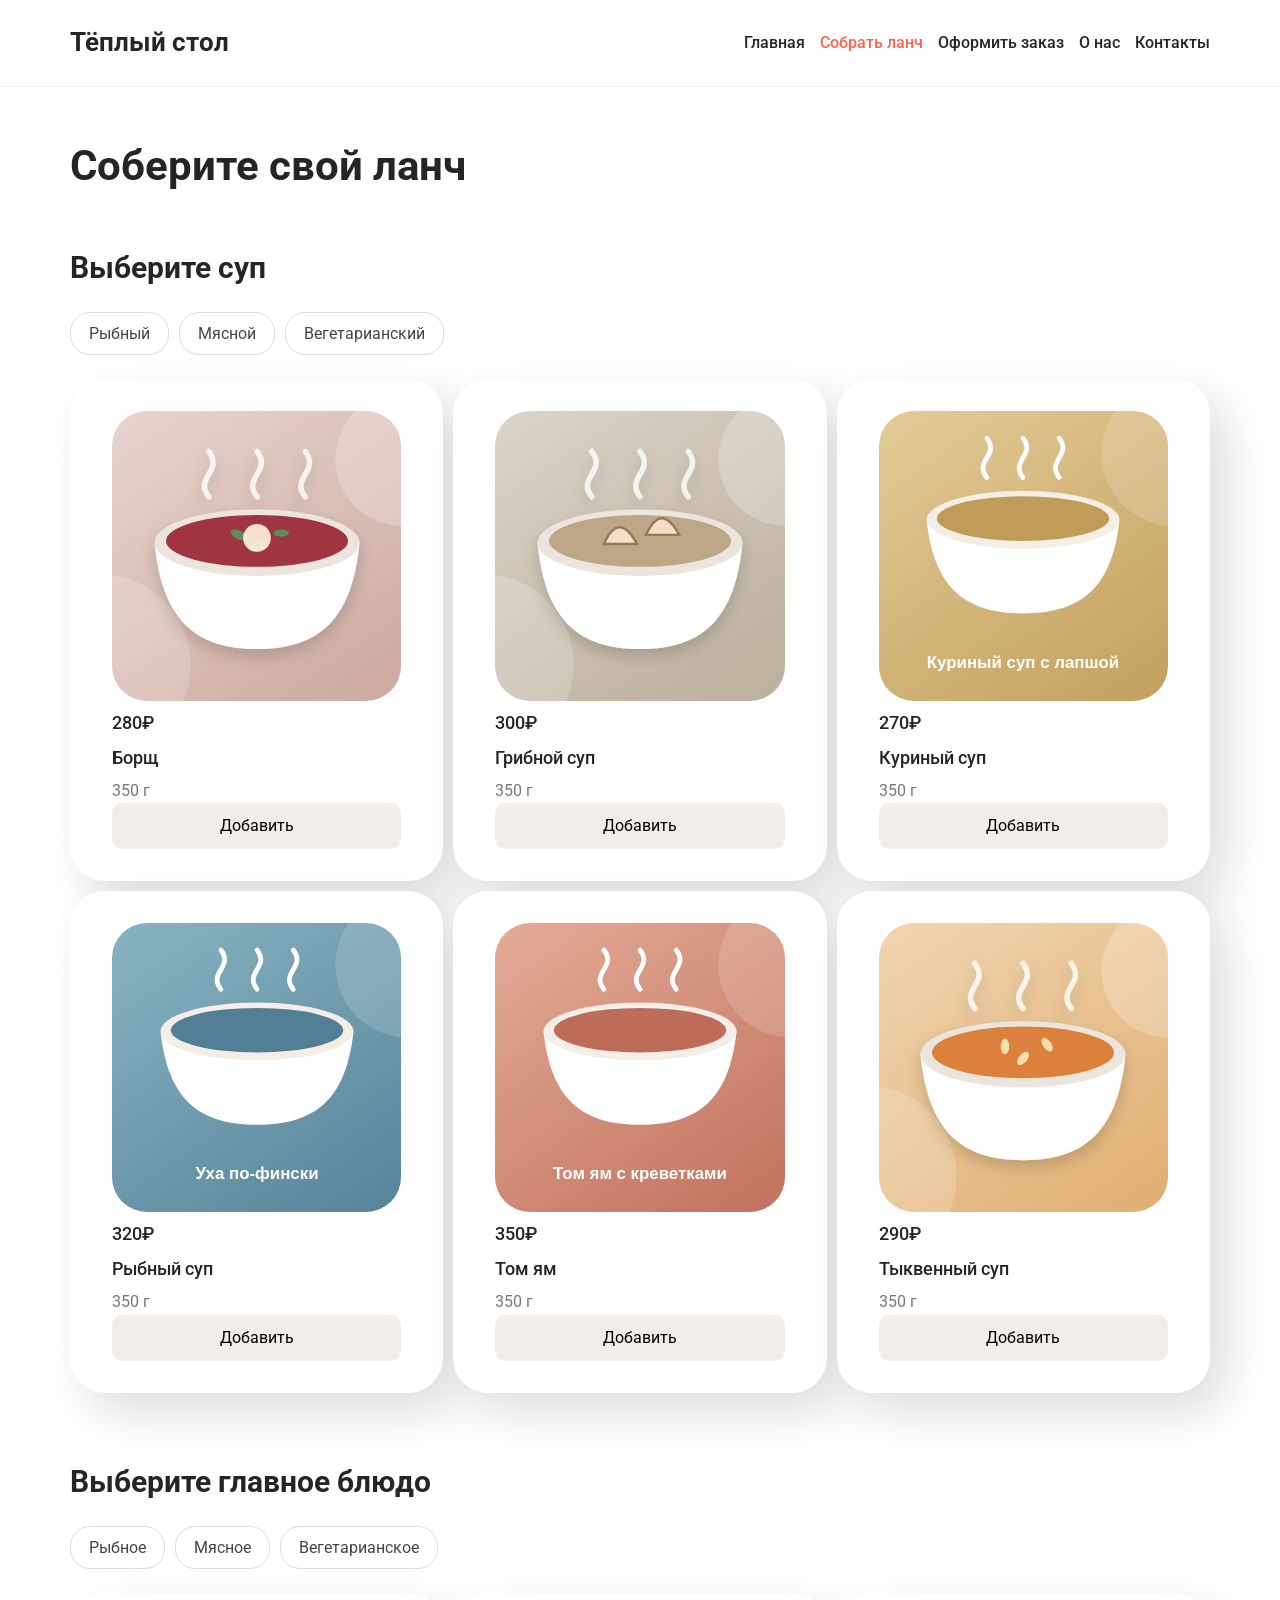
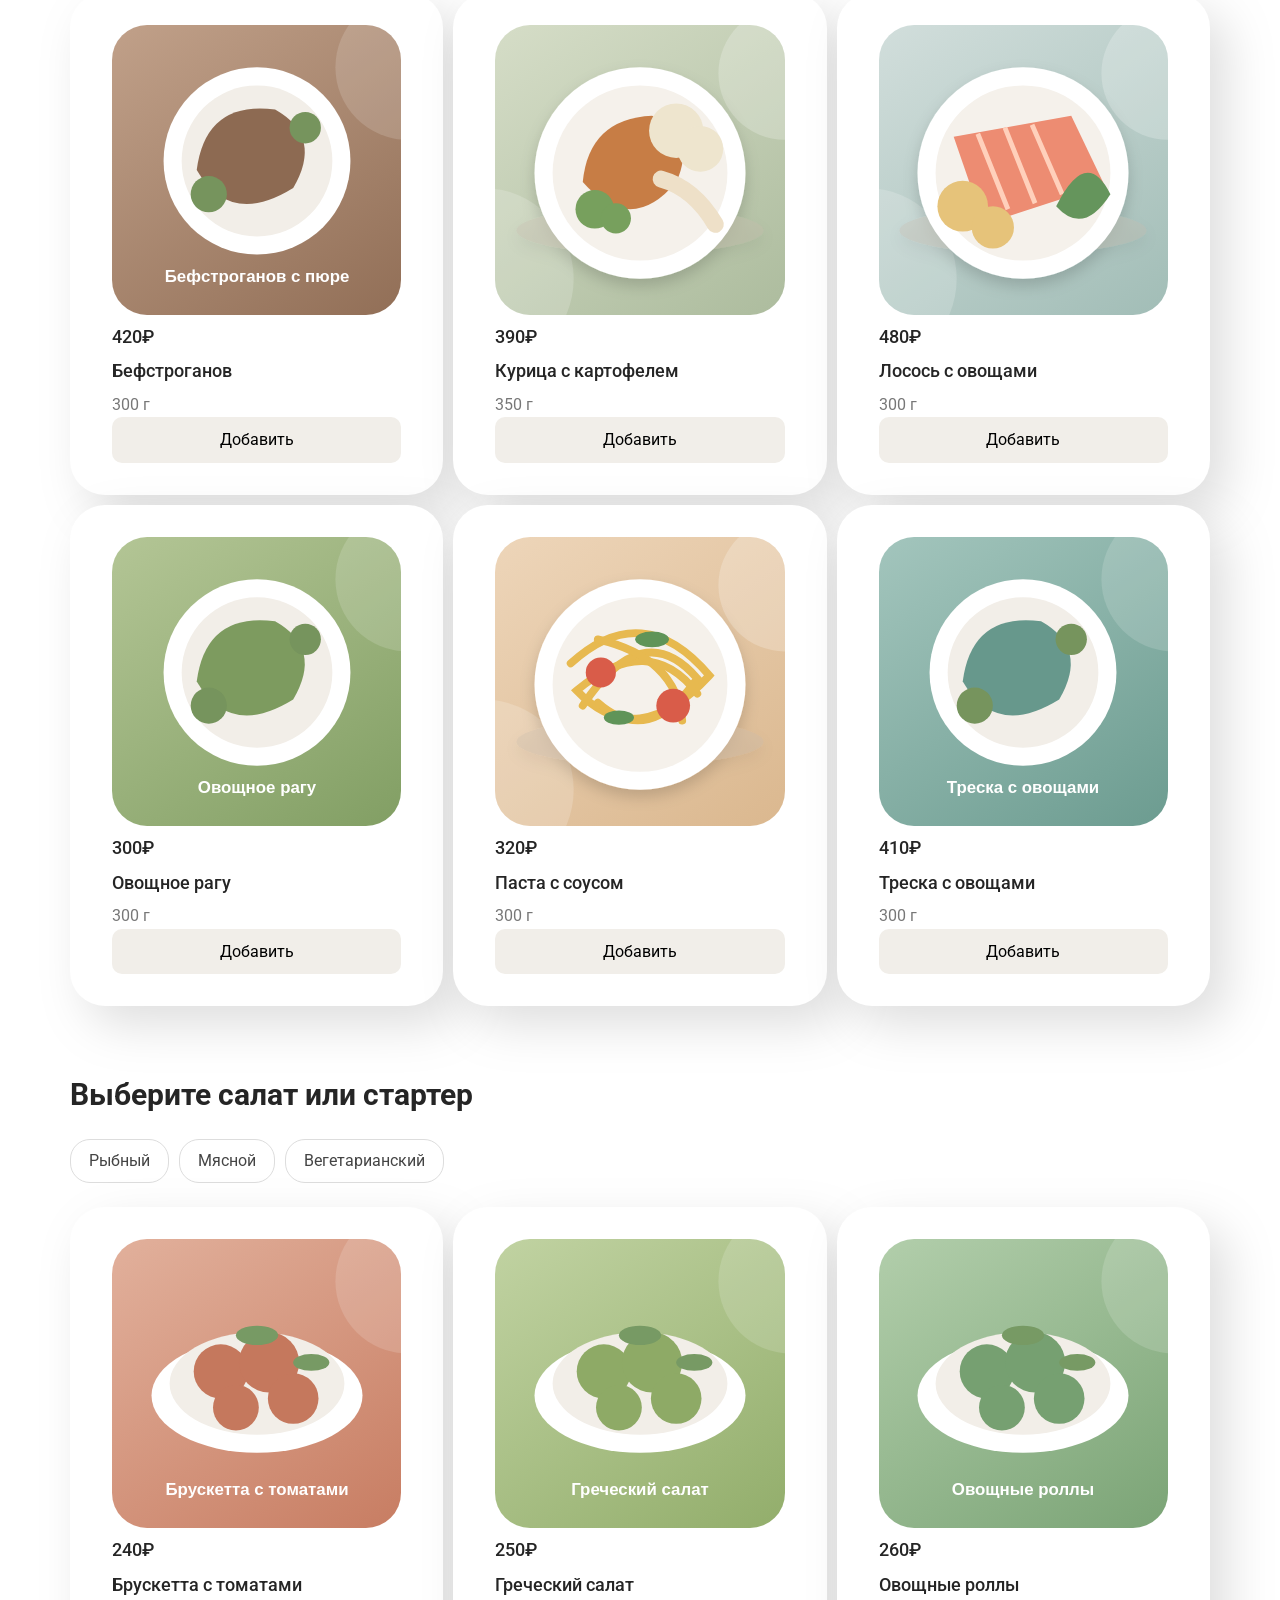
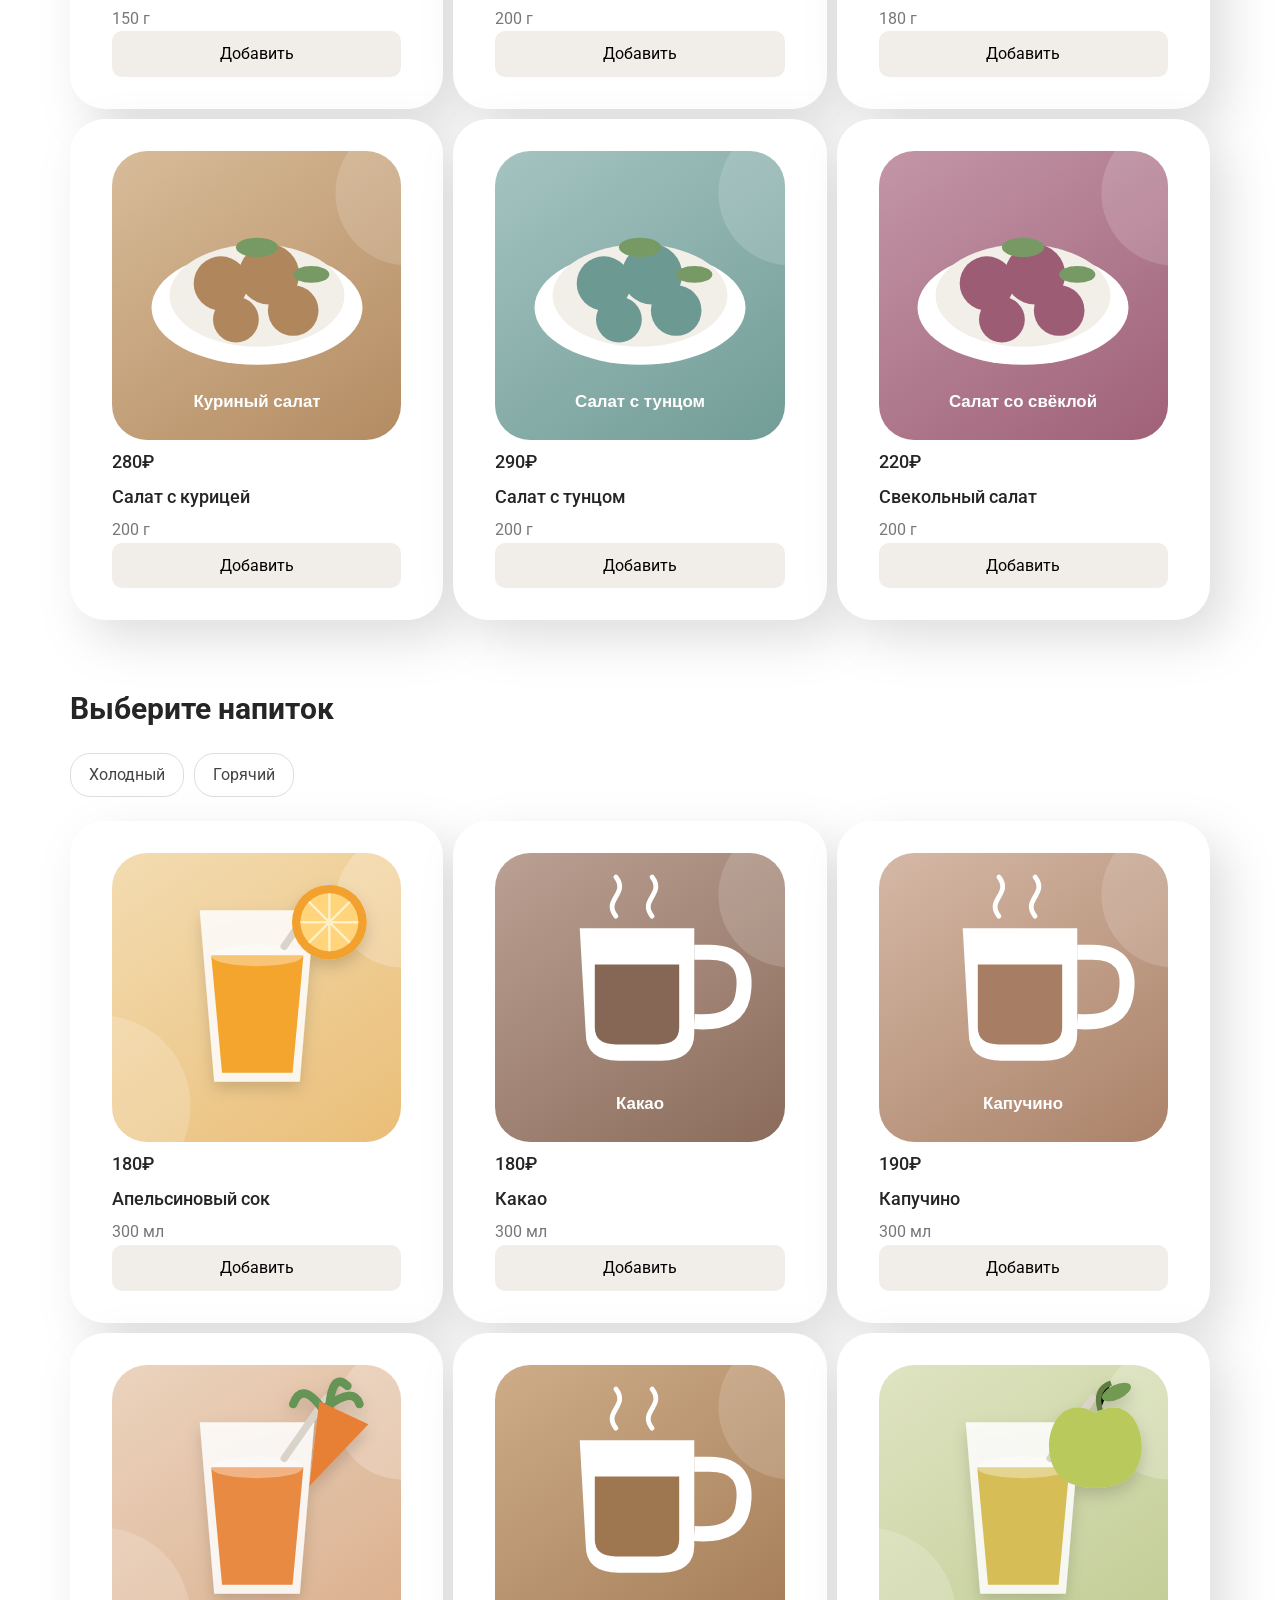
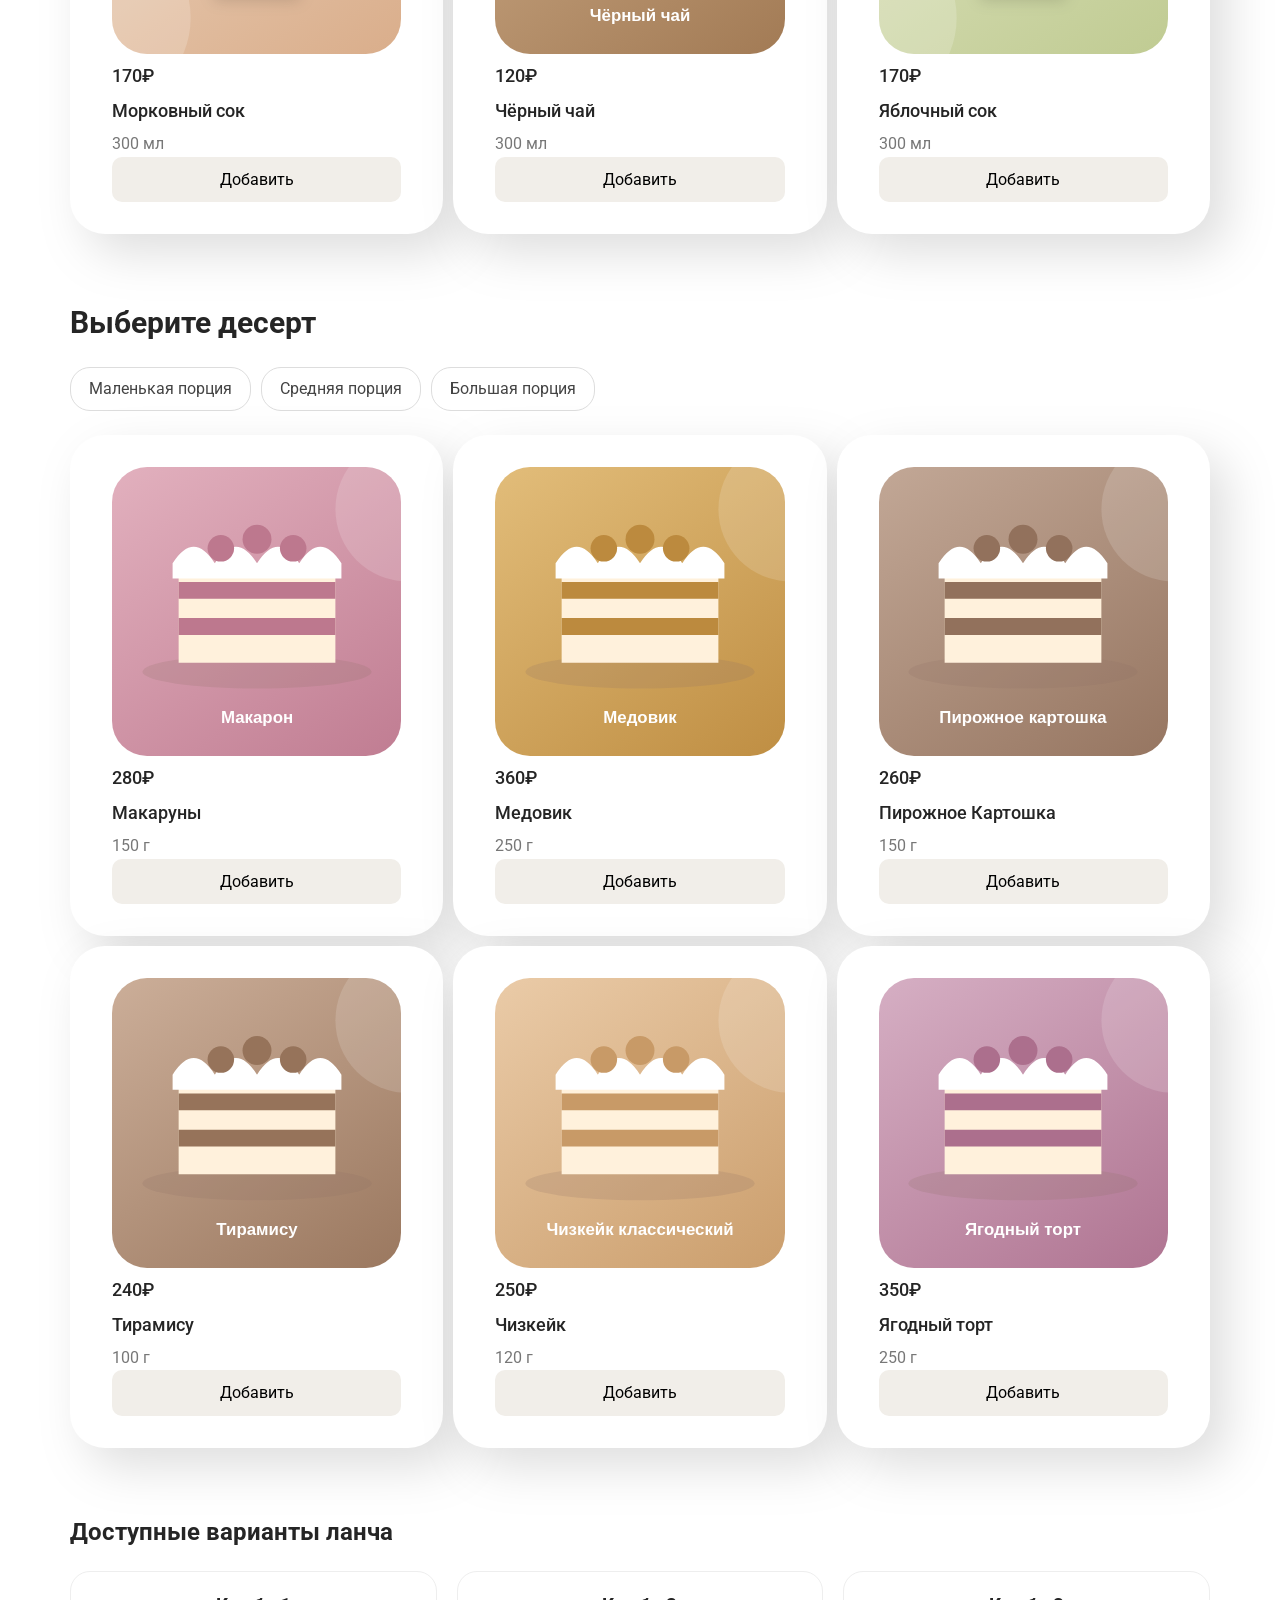
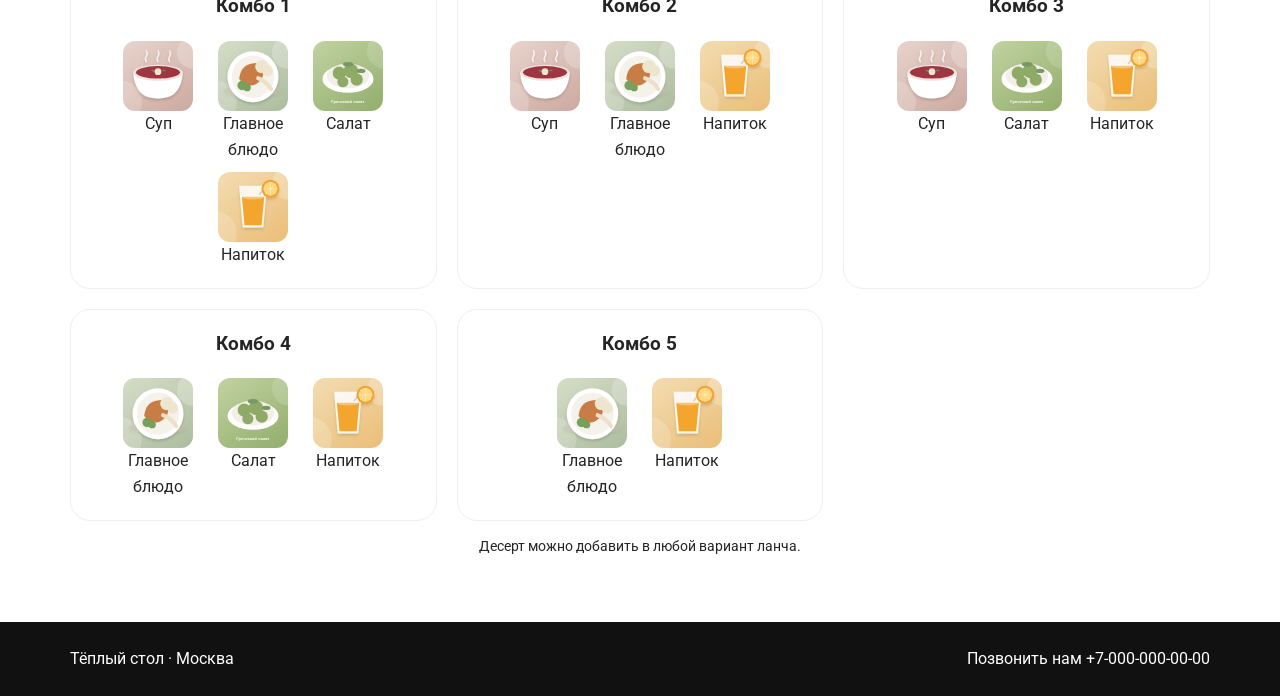
<file: lab8/lunch.html>
<!DOCTYPE html>
<html lang="ru">
<head>
    <meta charset="UTF-8">
    <meta name="viewport" content="width=device-width, initial-scale=1.0">
    <meta name="description" content="Соберите ланч из пяти категорий блюд и используйте фильтры меню">
    <title>Собрать ланч — Тёплый стол</title>
    <link rel="preconnect" href="https://fonts.googleapis.com">
    <link rel="preconnect" href="https://fonts.gstatic.com" crossorigin>
    <link href="https://fonts.googleapis.com/css2?family=Roboto:wght@400;500;700&display=swap" rel="stylesheet">
    <link rel="stylesheet" href="css/style.css">
    <link rel="stylesheet" href="css/lunch.css">
    <link rel="stylesheet" href="css/print.css" media="print">
    <script src="js/dishes.js" defer></script>
    <script src="js/menu.js" defer></script>
</head>
<body>
    <header class="site-header">
        <div class="container header-inner">
            <a class="brand" href="index.html" aria-label="Тёплый стол — на главную">Тёплый стол</a>
            <nav class="main-nav" aria-label="Основная навигация">
                <a href="index.html">Главная</a>
                <a class="active" href="lunch.html" aria-current="page">Собрать ланч</a>
                <a href="checkout.html">Оформить заказ</a>
                <a href="index.html#about">О нас</a>
                <a href="#contacts">Контакты</a>
            </nav>
        </div>
    </header>

    <main class="page-main container">
        <h1 class="page-title">Соберите свой ланч</h1>

        <section class="menu-section">
            <h2>Выберите суп</h2>
            <div class="filters" data-category="soup" role="group" aria-label="Фильтры супов">
                <button type="button" data-kind="fish">Рыбный</button>
                <button type="button" data-kind="meat">Мясной</button>
                <button type="button" data-kind="veg">Вегетарианский</button>
            </div>
            <div class="dishes-grid" data-category="soup"></div>
        </section>

        <section class="menu-section">
            <h2>Выберите главное блюдо</h2>
            <div class="filters" data-category="main" role="group" aria-label="Фильтры главных блюд">
                <button type="button" data-kind="fish">Рыбное</button>
                <button type="button" data-kind="meat">Мясное</button>
                <button type="button" data-kind="veg">Вегетарианское</button>
            </div>
            <div class="dishes-grid" data-category="main"></div>
        </section>

        <section class="menu-section">
            <h2>Выберите салат или стартер</h2>
            <div class="filters" data-category="starter" role="group" aria-label="Фильтры салатов и стартеров">
                <button type="button" data-kind="fish">Рыбный</button>
                <button type="button" data-kind="meat">Мясной</button>
                <button type="button" data-kind="veg">Вегетарианский</button>
            </div>
            <div class="dishes-grid" data-category="starter"></div>
        </section>

        <section class="menu-section">
            <h2>Выберите напиток</h2>
            <div class="filters" data-category="drink" role="group" aria-label="Фильтры напитков">
                <button type="button" data-kind="cold">Холодный</button>
                <button type="button" data-kind="hot">Горячий</button>
            </div>
            <div class="dishes-grid" data-category="drink"></div>
        </section>

        <section class="menu-section">
            <h2>Выберите десерт</h2>
            <div class="filters" data-category="dessert" role="group" aria-label="Фильтры десертов">
                <button type="button" data-kind="small">Маленькая порция</button>
                <button type="button" data-kind="medium">Средняя порция</button>
                <button type="button" data-kind="large">Большая порция</button>
            </div>
            <div class="dishes-grid" data-category="dessert"></div>
        </section>

        <section class="combos-section">
            <h2>Доступные варианты ланча</h2>
            <div class="combos-grid">
                <div class="combo-card">
                    <h3>Комбо 1</h3>
                    <div class="combo-dishes">
                        <div class="combo-dish"><img src="assets/images/borscht.svg" alt="Суп"><span>Суп</span></div>
                        <div class="combo-dish"><img src="assets/images/chicken.svg" alt="Главное блюдо"><span>Главное блюдо</span></div>
                        <div class="combo-dish"><img src="assets/images/greek-salad.svg" alt="Салат"><span>Салат</span></div>
                        <div class="combo-dish"><img src="assets/images/orange-juice.svg" alt="Напиток"><span>Напиток</span></div>
                    </div>
                </div>
                <div class="combo-card">
                    <h3>Комбо 2</h3>
                    <div class="combo-dishes">
                        <div class="combo-dish"><img src="assets/images/borscht.svg" alt="Суп"><span>Суп</span></div>
                        <div class="combo-dish"><img src="assets/images/chicken.svg" alt="Главное блюдо"><span>Главное блюдо</span></div>
                        <div class="combo-dish"><img src="assets/images/orange-juice.svg" alt="Напиток"><span>Напиток</span></div>
                    </div>
                </div>
                <div class="combo-card">
                    <h3>Комбо 3</h3>
                    <div class="combo-dishes">
                        <div class="combo-dish"><img src="assets/images/borscht.svg" alt="Суп"><span>Суп</span></div>
                        <div class="combo-dish"><img src="assets/images/greek-salad.svg" alt="Салат"><span>Салат</span></div>
                        <div class="combo-dish"><img src="assets/images/orange-juice.svg" alt="Напиток"><span>Напиток</span></div>
                    </div>
                </div>
                <div class="combo-card">
                    <h3>Комбо 4</h3>
                    <div class="combo-dishes">
                        <div class="combo-dish"><img src="assets/images/chicken.svg" alt="Главное блюдо"><span>Главное блюдо</span></div>
                        <div class="combo-dish"><img src="assets/images/greek-salad.svg" alt="Салат"><span>Салат</span></div>
                        <div class="combo-dish"><img src="assets/images/orange-juice.svg" alt="Напиток"><span>Напиток</span></div>
                    </div>
                </div>
                <div class="combo-card">
                    <h3>Комбо 5</h3>
                    <div class="combo-dishes">
                        <div class="combo-dish"><img src="assets/images/chicken.svg" alt="Главное блюдо"><span>Главное блюдо</span></div>
                        <div class="combo-dish"><img src="assets/images/orange-juice.svg" alt="Напиток"><span>Напиток</span></div>
                    </div>
                </div>
            </div>
            <p class="dessert-note">Десерт можно добавить в любой вариант ланча.</p>
        </section>

        <div class="checkout-panel" id="checkout-panel" hidden>
            <p>Итого: <strong><span id="panel-total">0</span>₽</strong></p>
            <a class="primary-link" id="checkout-link" href="checkout.html">Перейти к оформлению</a>
        </div>
    </main>

    <footer class="site-footer" id="contacts">
        <div class="container footer-inner">
            <p>Тёплый стол · Москва</p>
            <p>Позвонить нам <a href="tel:+70000000000">+7-000-000-00-00</a></p>
        </div>
    </footer>
    <script src="js/validation.js"></script>
</body>
</html>
</file>
<file: lab10/css/style.css>
html {
    overflow-x: hidden;
}

body {
    color: #292524;
    background: #faf8f5;
}

.accent-text {
    color: #d95840;
}

.btn-accent {
    color: #fff;
    background: #d95840;
    border-color: #d95840;
}

.btn-accent:hover,
.btn-accent:focus {
    color: #fff;
    background: #bd4430;
    border-color: #bd4430;
}

.hero-section {
    background: #f3e9df;
}

.cta-block {
    color: #fff;
    background: #d95840;
}

.feature-card {
    background: #fff;
}

.contact-form a,
a {
    color: #bd4430;
}

.navbar-toggler:focus {
    box-shadow: none;
}
</file>
<file: lab3/css/style.css>
* {
    box-sizing: border-box;
}

html {
    scroll-behavior: smooth;
}

body {
    min-height: 100vh;
    margin: 0;
    display: flex;
    flex-direction: column;
    color: #252525;
    background: #fff;
    font-family: "Roboto", Arial, sans-serif;
    line-height: 1.6;
}

.page-main {
    flex: 1;
    width: 100%;
}

.container {
    width: min(1200px, 100%);
    margin-inline: auto;
    padding-inline: 30px;
}

.site-header {
    padding-block: 22px;
    border-bottom: 1px solid #eee;
    background: #fff;
}

.header-inner,
.footer-inner {
    display: flex;
    align-items: center;
    justify-content: space-between;
    gap: 25px;
}

.brand {
    color: #252525;
    font-size: 26px;
    font-weight: 700;
    text-decoration: none;
}

.main-nav {
    display: flex;
    flex-wrap: wrap;
    gap: 15px;
}

.main-nav a,
.site-footer a {
    color: inherit;
    text-decoration: none;
}

.main-nav a {
    padding-block: 4px;
    font-weight: 500;
}

.main-nav a:hover,
.main-nav a.active,
.site-footer a:hover {
    color: tomato;
}

.hero {
    display: flex;
    align-items: center;
    gap: 60px;
    padding-block: 70px;
}

.hero-content {
    flex: 1;
    min-width: 0;
}

.hero h1 {
    max-width: 600px;
    margin: 8px 0 20px;
    font-size: clamp(36px, 5vw, 64px);
    line-height: 1.1;
}

.hero-content > p:not(.eyebrow) {
    max-width: 550px;
    font-size: 18px;
}

.eyebrow {
    margin: 0;
    color: tomato;
    font-size: 14px;
    font-weight: 700;
    letter-spacing: 1.5px;
    text-transform: uppercase;
}

.primary-link {
    display: inline-block;
    margin-top: 18px;
    padding: 12px 26px;
    border-radius: 10px;
    color: #fff;
    background: tomato;
    font-weight: 500;
    text-decoration: none;
}

.primary-link:hover {
    background: #e5533d;
}

.hero-image {
    width: 48%;
    height: auto;
    border-radius: 35px;
}

.about,
.schedule {
    padding-block: 45px;
}

.section-heading {
    margin-bottom: 24px;
}

.section-heading h2 {
    margin: 5px 0 0;
    font-size: 32px;
}

.about-content {
    display: flex;
    align-items: center;
    gap: 45px;
}

.about-content img {
    width: 46%;
    height: auto;
    border-radius: 35px;
}

.about-content p {
    margin-top: 0;
    font-size: 17px;
}

.schedule {
    padding-bottom: 70px;
}

table {
    width: 100%;
    border-collapse: collapse;
    background: #fff;
}

caption {
    margin-bottom: 12px;
    text-align: left;
    font-weight: 500;
}

th,
td {
    padding: 14px 18px;
    border: 1px solid #ddd;
    text-align: left;
}

th {
    background: #f8f8f8;
}

.site-footer {
    margin-top: auto;
    padding-block: 24px;
    color: #fff;
    background: #111;
}

.site-footer p {
    margin: 0;
}

@media (max-width: 800px) {
    .header-inner {
        align-items: flex-start;
        flex-direction: column;
    }

    .main-nav {
        width: 100%;
        justify-content: space-between;
    }

    .hero {
        gap: 30px;
        padding-block: 45px;
    }

    .about-content img {
        width: 500px;
        max-width: 100%;
    }

    .about-content {
        align-items: flex-start;
        flex-direction: column;
        gap: 20px;
    }
}

@media (max-width: 600px) {
    .container {
        padding-inline: 20px;
    }

    h1,
    .section-heading h2 {
        text-align: center;
    }

    .main-nav {
        align-items: center;
        flex-direction: column;
        justify-content: center;
    }

    .main-nav a {
        font-size: 20px;
    }

    .hero {
        flex-direction: column;
        text-align: center;
    }

    .hero-content {
        flex: none;
        width: 100%;
    }

    .hero h1 {
        width: 100%;
        max-width: 100%;
        font-size: 38px;
    }

    .hero-image,
    .about-content img {
        width: 100%;
        max-width: 100%;
    }

    .section-heading .eyebrow {
        text-align: center;
    }

    .footer-inner {
        align-items: flex-start;
        flex-direction: column;
        gap: 8px;
    }
}

@media (max-width: 400px) {
    th,
    td {
        padding: 9px 6px;
        font-size: 12px;
    }
}
</file>
<file: lab3/css/print.css>
* {
    color: #000 !important;
    background: #fff !important;
    box-shadow: none !important;
    filter: none !important;
}

.site-header {
    padding: 0 0 15px;
    border-bottom: 2px solid #000;
}

.main-nav,
.primary-link,
.dish-card button,
.form-actions,
.site-footer {
    display: none !important;
}

.container,
.hero,
.about,
.schedule {
    width: 100%;
    max-width: none;
    padding: 15px 0;
}

.hero,
.about-content {
    gap: 20px;
}

.hero h1,
.page-title {
    font-size: 28px;
}

.hero-image,
.about-content img {
    max-width: 280px;
}

.menu-section {
    margin-bottom: 25px;
    break-inside: avoid;
}

.dishes-grid {
    grid-template-columns: repeat(3, 1fr) !important;
}

.dish-card {
    padding: 10px;
    border: 1px solid #777;
    break-inside: avoid;
}

.dish-card > img {
    max-height: 150px;
}

.order-form {
    gap: 25px;
}

.order-form input,
.order-form select,
.order-form textarea {
    border-color: #555 !important;
}

th,
td {
    border-color: #000;
}
</file>
<file: lab8/css/style.css>
* {
    box-sizing: border-box;
}

html {
    scroll-behavior: smooth;
}

body {
    min-height: 100vh;
    margin: 0;
    display: flex;
    flex-direction: column;
    color: #252525;
    background: #fff;
    font-family: "Roboto", Arial, sans-serif;
    line-height: 1.6;
}

.page-main {
    flex: 1;
    width: 100%;
}

.container {
    width: min(1200px, 100%);
    margin-inline: auto;
    padding-inline: 30px;
}

.site-header {
    padding-block: 22px;
    border-bottom: 1px solid #eee;
    background: #fff;
}

.header-inner,
.footer-inner {
    display: flex;
    align-items: center;
    justify-content: space-between;
    gap: 25px;
}

.brand {
    color: #252525;
    font-size: 26px;
    font-weight: 700;
    text-decoration: none;
}

.main-nav {
    display: flex;
    flex-wrap: wrap;
    gap: 15px;
}

.main-nav a,
.site-footer a {
    color: inherit;
    text-decoration: none;
}

.main-nav a {
    padding-block: 4px;
    font-weight: 500;
}

.main-nav a:hover,
.main-nav a.active,
.site-footer a:hover {
    color: tomato;
}

.hero {
    display: flex;
    align-items: center;
    gap: 60px;
    padding-block: 70px;
}

.hero-content {
    flex: 1;
    min-width: 0;
}

.hero h1 {
    max-width: 600px;
    margin: 8px 0 20px;
    font-size: clamp(36px, 5vw, 64px);
    line-height: 1.1;
}

.hero-content > p:not(.eyebrow) {
    max-width: 550px;
    font-size: 18px;
}

.eyebrow {
    margin: 0;
    color: tomato;
    font-size: 14px;
    font-weight: 700;
    letter-spacing: 1.5px;
    text-transform: uppercase;
}

.primary-link {
    display: inline-block;
    margin-top: 18px;
    padding: 12px 26px;
    border-radius: 10px;
    color: #fff;
    background: tomato;
    font-weight: 500;
    text-decoration: none;
}

.primary-link:hover {
    background: #e5533d;
}

.hero-image {
    width: 48%;
    height: auto;
    border-radius: 35px;
}

.about,
.schedule {
    padding-block: 45px;
}

.section-heading {
    margin-bottom: 24px;
}

.section-heading h2 {
    margin: 5px 0 0;
    font-size: 32px;
}

.about-content {
    display: flex;
    align-items: center;
    gap: 45px;
}

.about-content img {
    width: 46%;
    height: auto;
    border-radius: 35px;
}

.about-content p {
    margin-top: 0;
    font-size: 17px;
}

.schedule {
    padding-bottom: 70px;
}

table {
    width: 100%;
    border-collapse: collapse;
    background: #fff;
}

caption {
    margin-bottom: 12px;
    text-align: left;
    font-weight: 500;
}

th,
td {
    padding: 14px 18px;
    border: 1px solid #ddd;
    text-align: left;
}

th {
    background: #f8f8f8;
}

.site-footer {
    margin-top: auto;
    padding-block: 24px;
    color: #fff;
    background: #111;
}

.site-footer p {
    margin: 0;
}

@media (max-width: 800px) {
    .header-inner {
        align-items: flex-start;
        flex-direction: column;
    }

    .main-nav {
        width: 100%;
        justify-content: space-between;
    }

    .hero {
        gap: 30px;
        padding-block: 45px;
    }

    .about-content img {
        width: 500px;
        max-width: 100%;
    }

    .about-content {
        align-items: flex-start;
        flex-direction: column;
        gap: 20px;
    }
}

@media (max-width: 600px) {
    .container {
        padding-inline: 20px;
    }

    h1,
    .section-heading h2 {
        text-align: center;
    }

    .main-nav {
        align-items: center;
        flex-direction: column;
        justify-content: center;
    }

    .main-nav a {
        font-size: 20px;
    }

    .hero {
        flex-direction: column;
        text-align: center;
    }

    .hero-content {
        flex: none;
        width: 100%;
    }

    .hero h1 {
        width: 100%;
        max-width: 100%;
        font-size: 38px;
    }

    .hero-image,
    .about-content img {
        width: 100%;
        max-width: 100%;
    }

    .section-heading .eyebrow {
        text-align: center;
    }

    .footer-inner {
        align-items: flex-start;
        flex-direction: column;
        gap: 8px;
    }
}

@media (max-width: 400px) {
    th,
    td {
        padding: 9px 6px;
        font-size: 12px;
    }
}
</file>
<file: lab8/css/print.css>
* {
    color: #000 !important;
    background: #fff !important;
    box-shadow: none !important;
    filter: none !important;
}

.site-header {
    padding: 0 0 15px;
    border-bottom: 2px solid #000;
}

.main-nav,
.primary-link,
.dish-card button,
.form-actions,
.site-footer {
    display: none !important;
}

.container,
.hero,
.about,
.schedule {
    width: 100%;
    max-width: none;
    padding: 15px 0;
}

.hero,
.about-content {
    gap: 20px;
}

.hero h1,
.page-title {
    font-size: 28px;
}

.hero-image,
.about-content img {
    max-width: 280px;
}

.menu-section {
    margin-bottom: 25px;
    break-inside: avoid;
}

.dishes-grid {
    grid-template-columns: repeat(3, 1fr) !important;
}

.dish-card {
    padding: 10px;
    border: 1px solid #777;
    break-inside: avoid;
}

.dish-card > img {
    max-height: 150px;
}

.order-form {
    gap: 25px;
}

.order-form input,
.order-form select,
.order-form textarea {
    border-color: #555 !important;
}

th,
td {
    border-color: #000;
}
</file>
<file: lab9/css/style.css>
* {
    box-sizing: border-box;
}

html {
    scroll-behavior: smooth;
}

body {
    min-height: 100vh;
    margin: 0;
    display: flex;
    flex-direction: column;
    color: #252525;
    background: #fff;
    font-family: "Roboto", Arial, sans-serif;
    line-height: 1.6;
}

.page-main {
    flex: 1;
    width: 100%;
}

.container {
    width: min(1200px, 100%);
    margin-inline: auto;
    padding-inline: 30px;
}

.site-header {
    padding-block: 22px;
    border-bottom: 1px solid #eee;
    background: #fff;
}

.header-inner,
.footer-inner {
    display: flex;
    align-items: center;
    justify-content: space-between;
    gap: 25px;
}

.brand {
    color: #252525;
    font-size: 26px;
    font-weight: 700;
    text-decoration: none;
}

.main-nav {
    display: flex;
    flex-wrap: wrap;
    gap: 15px;
}

.main-nav a,
.site-footer a {
    color: inherit;
    text-decoration: none;
}

.main-nav a {
    padding-block: 4px;
    font-weight: 500;
}

.main-nav a:hover,
.main-nav a.active,
.site-footer a:hover {
    color: tomato;
}

.hero {
    display: flex;
    align-items: center;
    gap: 60px;
    padding-block: 70px;
}

.hero-content {
    flex: 1;
    min-width: 0;
}

.hero h1 {
    max-width: 600px;
    margin: 8px 0 20px;
    font-size: clamp(36px, 5vw, 64px);
    line-height: 1.1;
}

.hero-content > p:not(.eyebrow) {
    max-width: 550px;
    font-size: 18px;
}

.eyebrow {
    margin: 0;
    color: tomato;
    font-size: 14px;
    font-weight: 700;
    letter-spacing: 1.5px;
    text-transform: uppercase;
}

.primary-link {
    display: inline-block;
    margin-top: 18px;
    padding: 12px 26px;
    border-radius: 10px;
    color: #fff;
    background: tomato;
    font-weight: 500;
    text-decoration: none;
}

.primary-link:hover {
    background: #e5533d;
}

.hero-image {
    width: 48%;
    height: auto;
    border-radius: 35px;
}

.about,
.schedule {
    padding-block: 45px;
}

.section-heading {
    margin-bottom: 24px;
}

.section-heading h2 {
    margin: 5px 0 0;
    font-size: 32px;
}

.about-content {
    display: flex;
    align-items: center;
    gap: 45px;
}

.about-content img {
    width: 46%;
    height: auto;
    border-radius: 35px;
}

.about-content p {
    margin-top: 0;
    font-size: 17px;
}

.schedule {
    padding-bottom: 70px;
}

table {
    width: 100%;
    border-collapse: collapse;
    background: #fff;
}

caption {
    margin-bottom: 12px;
    text-align: left;
    font-weight: 500;
}

th,
td {
    padding: 14px 18px;
    border: 1px solid #ddd;
    text-align: left;
}

th {
    background: #f8f8f8;
}

.site-footer {
    margin-top: auto;
    padding-block: 24px;
    color: #fff;
    background: #111;
}

.site-footer p {
    margin: 0;
}

@media (max-width: 800px) {
    .header-inner {
        align-items: flex-start;
        flex-direction: column;
    }

    .main-nav {
        width: 100%;
        justify-content: space-between;
    }

    .hero {
        gap: 30px;
        padding-block: 45px;
    }

    .about-content img {
        width: 500px;
        max-width: 100%;
    }

    .about-content {
        align-items: flex-start;
        flex-direction: column;
        gap: 20px;
    }
}

@media (max-width: 600px) {
    .container {
        padding-inline: 20px;
    }

    h1,
    .section-heading h2 {
        text-align: center;
    }

    .main-nav {
        align-items: center;
        flex-direction: column;
        justify-content: center;
    }

    .main-nav a {
        font-size: 20px;
    }

    .hero {
        flex-direction: column;
        text-align: center;
    }

    .hero-content {
        flex: none;
        width: 100%;
    }

    .hero h1 {
        width: 100%;
        max-width: 100%;
        font-size: 38px;
    }

    .hero-image,
    .about-content img {
        width: 100%;
        max-width: 100%;
    }

    .section-heading .eyebrow {
        text-align: center;
    }

    .footer-inner {
        align-items: flex-start;
        flex-direction: column;
        gap: 8px;
    }
}

@media (max-width: 400px) {
    th,
    td {
        padding: 9px 6px;
        font-size: 12px;
    }
}
</file>
<file: lab9/css/print.css>
* {
    color: #000 !important;
    background: #fff !important;
    box-shadow: none !important;
    filter: none !important;
}

.site-header {
    padding: 0 0 15px;
    border-bottom: 2px solid #000;
}

.main-nav,
.primary-link,
.dish-card button,
.form-actions,
.site-footer {
    display: none !important;
}

.container,
.hero,
.about,
.schedule {
    width: 100%;
    max-width: none;
    padding: 15px 0;
}

.hero,
.about-content {
    gap: 20px;
}

.hero h1,
.page-title {
    font-size: 28px;
}

.hero-image,
.about-content img {
    max-width: 280px;
}

.menu-section {
    margin-bottom: 25px;
    break-inside: avoid;
}

.dishes-grid {
    grid-template-columns: repeat(3, 1fr) !important;
}

.dish-card {
    padding: 10px;
    border: 1px solid #777;
    break-inside: avoid;
}

.dish-card > img {
    max-height: 150px;
}

.order-form {
    gap: 25px;
}

.order-form input,
.order-form select,
.order-form textarea {
    border-color: #555 !important;
}

th,
td {
    border-color: #000;
}
</file>
<file: lab3/css/lunch.css>
.page-title {
    margin: 45px 0;
    font-size: 42px;
}

.menu-section {
    margin-bottom: 65px;
}

.menu-section > h2,
.order-section > h2 {
    margin: 0 0 28px;
    font-size: 30px;
}

.dishes-grid {
    display: grid;
    grid-template-columns: repeat(3, 1fr);
    gap: 10px;
}

.dish-card {
    display: flex;
    flex-direction: column;
    padding: 30px 40px;
    border: 2px solid transparent;
    border-radius: 35px;
    background: #fff;
    filter: drop-shadow(17px 19px 24px rgba(0, 0, 0, 0.13));
    cursor: pointer;
}

.dish-card:hover {
    border-color: tomato;
}

.dish-card > img {
    width: 100%;
    height: auto;
    aspect-ratio: 1 / 1;
    border-radius: 35px;
    object-fit: cover;
}

.dish-card p {
    margin: 8px 0 0;
}

.dish-price,
.dish-name {
    font-size: 18px;
}

.dish-price {
    font-weight: 500;
}

.dish-name {
    flex: 1;
    font-weight: 500;
    line-height: 1.35;
}

.dish-weight {
    color: #777;
}

.dish-card button {
    margin-top: auto;
    padding: 10px 30px;
    border: 0;
    border-radius: 10px;
    background: #f1eee9;
    font: inherit;
    cursor: pointer;
}

.dish-card:hover button {
    color: #fff;
    background: tomato;
}

.order-section {
    padding: 10px 0 70px;
}

.order-section > h2 {
    text-align: center;
}

.order-form {
    display: grid;
    grid-template-columns: repeat(2, minmax(0, 1fr));
    gap: 70px;
    max-width: 850px;
    margin-inline: auto;
}

.order-form h3 {
    margin: 0 0 24px;
    font-size: 20px;
}

.order-form label,
.order-form legend {
    font-weight: 500;
}

.order-form select,
.order-form textarea,
.order-form input[type="text"],
.order-form input[type="email"],
.order-form input[type="tel"],
.order-form input[type="time"] {
    width: 100%;
    margin: 4px 0 14px;
    padding: 10px 12px;
    border: 1px solid #aaa;
    border-radius: 4px;
    background: #fff;
    font: inherit;
}

.order-form textarea {
    resize: vertical;
}

.order-form .checkbox-label {
    display: block;
    margin: 4px 0 14px;
    font-weight: 400;
}

.order-form input[type="checkbox"],
.order-form input[type="radio"] {
    accent-color: tomato;
}

.form-note {
    margin: -8px 0 16px;
    font-size: 14px;
    font-style: italic;
}

.order-form fieldset {
    margin: 0 0 18px;
    padding: 0;
    border: 0;
}

.order-form fieldset label {
    display: block;
    margin-top: 5px;
    font-weight: 400;
}

.form-actions {
    display: flex;
    gap: 10px;
}

.form-actions button {
    padding: 8px 24px;
    border: 1px solid #777;
    border-radius: 4px;
    background: #fff;
    font: inherit;
    cursor: pointer;
}

.form-actions button:hover {
    border-color: tomato;
    color: tomato;
}

@media (max-width: 800px) {
    .dishes-grid {
        grid-template-columns: repeat(2, 1fr);
    }

    .dish-card {
        padding: 26px;
    }

    .order-form {
        gap: 35px;
    }
}

@media (max-width: 600px) {
    .page-title,
    .menu-section > h2 {
        text-align: center;
    }

    .dishes-grid {
        grid-template-columns: 1fr;
    }

    .dish-card {
        max-width: 390px;
        width: 100%;
        margin-inline: auto;
    }

    .order-form {
        grid-template-columns: 1fr;
    }
}
</file>
<file: lab4/css/style.css>
* {
    box-sizing: border-box;
}

html {
    scroll-behavior: smooth;
}

body {
    min-height: 100vh;
    margin: 0;
    display: flex;
    flex-direction: column;
    color: #252525;
    background: #fff;
    font-family: "Roboto", Arial, sans-serif;
    line-height: 1.6;
}

.page-main {
    flex: 1;
    width: 100%;
}

.container {
    width: min(1200px, 100%);
    margin-inline: auto;
    padding-inline: 30px;
}

.site-header {
    padding-block: 22px;
    border-bottom: 1px solid #eee;
    background: #fff;
}

.header-inner,
.footer-inner {
    display: flex;
    align-items: center;
    justify-content: space-between;
    gap: 25px;
}

.brand {
    color: #252525;
    font-size: 26px;
    font-weight: 700;
    text-decoration: none;
}

.main-nav {
    display: flex;
    flex-wrap: wrap;
    gap: 15px;
}

.main-nav a,
.site-footer a {
    color: inherit;
    text-decoration: none;
}

.main-nav a {
    padding-block: 4px;
    font-weight: 500;
}

.main-nav a:hover,
.main-nav a.active,
.site-footer a:hover {
    color: tomato;
}

.hero {
    display: flex;
    align-items: center;
    gap: 60px;
    padding-block: 70px;
}

.hero-content {
    flex: 1;
    min-width: 0;
}

.hero h1 {
    max-width: 600px;
    margin: 8px 0 20px;
    font-size: clamp(36px, 5vw, 64px);
    line-height: 1.1;
}

.hero-content > p:not(.eyebrow) {
    max-width: 550px;
    font-size: 18px;
}

.eyebrow {
    margin: 0;
    color: tomato;
    font-size: 14px;
    font-weight: 700;
    letter-spacing: 1.5px;
    text-transform: uppercase;
}

.primary-link {
    display: inline-block;
    margin-top: 18px;
    padding: 12px 26px;
    border-radius: 10px;
    color: #fff;
    background: tomato;
    font-weight: 500;
    text-decoration: none;
}

.primary-link:hover {
    background: #e5533d;
}

.hero-image {
    width: 48%;
    height: auto;
    border-radius: 35px;
}

.about,
.schedule {
    padding-block: 45px;
}

.section-heading {
    margin-bottom: 24px;
}

.section-heading h2 {
    margin: 5px 0 0;
    font-size: 32px;
}

.about-content {
    display: flex;
    align-items: center;
    gap: 45px;
}

.about-content img {
    width: 46%;
    height: auto;
    border-radius: 35px;
}

.about-content p {
    margin-top: 0;
    font-size: 17px;
}

.schedule {
    padding-bottom: 70px;
}

table {
    width: 100%;
    border-collapse: collapse;
    background: #fff;
}

caption {
    margin-bottom: 12px;
    text-align: left;
    font-weight: 500;
}

th,
td {
    padding: 14px 18px;
    border: 1px solid #ddd;
    text-align: left;
}

th {
    background: #f8f8f8;
}

.site-footer {
    margin-top: auto;
    padding-block: 24px;
    color: #fff;
    background: #111;
}

.site-footer p {
    margin: 0;
}

@media (max-width: 800px) {
    .header-inner {
        align-items: flex-start;
        flex-direction: column;
    }

    .main-nav {
        width: 100%;
        justify-content: space-between;
    }

    .hero {
        gap: 30px;
        padding-block: 45px;
    }

    .about-content img {
        width: 500px;
        max-width: 100%;
    }

    .about-content {
        align-items: flex-start;
        flex-direction: column;
        gap: 20px;
    }
}

@media (max-width: 600px) {
    .container {
        padding-inline: 20px;
    }

    h1,
    .section-heading h2 {
        text-align: center;
    }

    .main-nav {
        align-items: center;
        flex-direction: column;
        justify-content: center;
    }

    .main-nav a {
        font-size: 20px;
    }

    .hero {
        flex-direction: column;
        text-align: center;
    }

    .hero-content {
        flex: none;
        width: 100%;
    }

    .hero h1 {
        width: 100%;
        max-width: 100%;
        font-size: 38px;
    }

    .hero-image,
    .about-content img {
        width: 100%;
        max-width: 100%;
    }

    .section-heading .eyebrow {
        text-align: center;
    }

    .footer-inner {
        align-items: flex-start;
        flex-direction: column;
        gap: 8px;
    }
}

@media (max-width: 400px) {
    th,
    td {
        padding: 9px 6px;
        font-size: 12px;
    }
}
</file>
<file: lab4/css/lunch.css>
.page-title {
    margin: 45px 0;
    font-size: 42px;
}

.menu-section {
    margin-bottom: 65px;
}

.menu-section > h2,
.order-section > h2 {
    margin: 0 0 28px;
    font-size: 30px;
}

.dishes-grid {
    display: grid;
    grid-template-columns: repeat(3, 1fr);
    gap: 10px;
}

.dish-card {
    display: flex;
    flex-direction: column;
    padding: 30px 40px;
    border: 2px solid transparent;
    border-radius: 35px;
    background: #fff;
    filter: drop-shadow(17px 19px 24px rgba(0, 0, 0, 0.13));
    cursor: pointer;
}

.dish-card:hover,
.dish-card.selected {
    border-color: tomato;
}

.dish-card > img {
    width: 100%;
    height: auto;
    aspect-ratio: 1 / 1;
    border-radius: 35px;
    object-fit: cover;
}

.dish-card p {
    margin: 8px 0 0;
}

.dish-price,
.dish-name {
    font-size: 18px;
}

.dish-price {
    font-weight: 500;
}

.dish-name {
    flex: 1;
    font-weight: 500;
    line-height: 1.35;
}

.dish-weight {
    color: #777;
}

.dish-card button {
    margin-top: auto;
    padding: 10px 30px;
    border: 0;
    border-radius: 10px;
    background: #f1eee9;
    font: inherit;
    cursor: pointer;
}

.dish-card:hover button,
.dish-card.selected button {
    color: #fff;
    background: tomato;
}

.order-section {
    padding: 10px 0 70px;
}

.order-section > h2 {
    text-align: center;
}

.order-form {
    display: grid;
    grid-template-columns: repeat(2, minmax(0, 1fr));
    gap: 70px;
    max-width: 850px;
    margin-inline: auto;
}

.order-form h3 {
    margin: 0 0 24px;
    font-size: 20px;
}

.order-category,
.order-total {
    margin-bottom: 22px;
}

.order-category h4,
.order-total h4 {
    margin: 0;
    font-size: 17px;
}

.order-category p,
.order-total p,
#order-empty {
    margin: 4px 0 0;
    font-size: 18px;
}

.order-total {
    margin-bottom: 28px;
}

.order-form label,
.order-form legend {
    font-weight: 500;
}

.order-form select,
.order-form textarea,
.order-form input[type="text"],
.order-form input[type="email"],
.order-form input[type="tel"],
.order-form input[type="time"] {
    width: 100%;
    margin: 4px 0 14px;
    padding: 10px 12px;
    border: 1px solid #aaa;
    border-radius: 4px;
    background: #fff;
    font: inherit;
}

.order-form textarea {
    resize: vertical;
}

.order-form .checkbox-label {
    display: block;
    margin: 4px 0 14px;
    font-weight: 400;
}

.order-form input[type="checkbox"],
.order-form input[type="radio"] {
    accent-color: tomato;
}

.form-note {
    margin: -8px 0 16px;
    font-size: 14px;
    font-style: italic;
}

.order-form fieldset {
    margin: 0 0 18px;
    padding: 0;
    border: 0;
}

.order-form fieldset label {
    display: block;
    margin-top: 5px;
    font-weight: 400;
}

.form-actions {
    display: flex;
    gap: 10px;
}

.form-actions button {
    padding: 8px 24px;
    border: 1px solid #777;
    border-radius: 4px;
    background: #fff;
    font: inherit;
    cursor: pointer;
}

.form-actions button:hover {
    border-color: tomato;
    color: tomato;
}

[hidden] {
    display: none !important;
}

@media (max-width: 800px) {
    .dishes-grid {
        grid-template-columns: repeat(2, 1fr);
    }

    .dish-card {
        padding: 26px;
    }

    .order-form {
        gap: 35px;
    }
}

@media (max-width: 600px) {
    .page-title,
    .menu-section > h2 {
        text-align: center;
    }

    .dishes-grid {
        grid-template-columns: 1fr;
    }

    .dish-card {
        max-width: 390px;
        width: 100%;
        margin-inline: auto;
    }

    .order-form {
        grid-template-columns: 1fr;
    }
}
</file>
<file: lab4/css/print.css>
* {
    color: #000 !important;
    background: #fff !important;
    box-shadow: none !important;
    filter: none !important;
}

.site-header {
    padding: 0 0 15px;
    border-bottom: 2px solid #000;
}

.main-nav,
.primary-link,
.dish-card button,
.form-actions,
.site-footer {
    display: none !important;
}

.container,
.hero,
.about,
.schedule {
    width: 100%;
    max-width: none;
    padding: 15px 0;
}

.hero,
.about-content {
    gap: 20px;
}

.hero h1,
.page-title {
    font-size: 28px;
}

.hero-image,
.about-content img {
    max-width: 280px;
}

.menu-section {
    margin-bottom: 25px;
    break-inside: avoid;
}

.dishes-grid {
    grid-template-columns: repeat(3, 1fr) !important;
}

.dish-card {
    padding: 10px;
    border: 1px solid #777;
    break-inside: avoid;
}

.dish-card > img {
    max-height: 150px;
}

.order-form {
    gap: 25px;
}

.order-form input,
.order-form select,
.order-form textarea {
    border-color: #555 !important;
}

th,
td {
    border-color: #000;
}
</file>
<file: lab5/css/style.css>
* {
    box-sizing: border-box;
}

html {
    scroll-behavior: smooth;
}

body {
    min-height: 100vh;
    margin: 0;
    display: flex;
    flex-direction: column;
    color: #252525;
    background: #fff;
    font-family: "Roboto", Arial, sans-serif;
    line-height: 1.6;
}

.page-main {
    flex: 1;
    width: 100%;
}

.container {
    width: min(1200px, 100%);
    margin-inline: auto;
    padding-inline: 30px;
}

.site-header {
    padding-block: 22px;
    border-bottom: 1px solid #eee;
    background: #fff;
}

.header-inner,
.footer-inner {
    display: flex;
    align-items: center;
    justify-content: space-between;
    gap: 25px;
}

.brand {
    color: #252525;
    font-size: 26px;
    font-weight: 700;
    text-decoration: none;
}

.main-nav {
    display: flex;
    flex-wrap: wrap;
    gap: 15px;
}

.main-nav a,
.site-footer a {
    color: inherit;
    text-decoration: none;
}

.main-nav a {
    padding-block: 4px;
    font-weight: 500;
}

.main-nav a:hover,
.main-nav a.active,
.site-footer a:hover {
    color: tomato;
}

.hero {
    display: flex;
    align-items: center;
    gap: 60px;
    padding-block: 70px;
}

.hero-content {
    flex: 1;
    min-width: 0;
}

.hero h1 {
    max-width: 600px;
    margin: 8px 0 20px;
    font-size: clamp(36px, 5vw, 64px);
    line-height: 1.1;
}

.hero-content > p:not(.eyebrow) {
    max-width: 550px;
    font-size: 18px;
}

.eyebrow {
    margin: 0;
    color: tomato;
    font-size: 14px;
    font-weight: 700;
    letter-spacing: 1.5px;
    text-transform: uppercase;
}

.primary-link {
    display: inline-block;
    margin-top: 18px;
    padding: 12px 26px;
    border-radius: 10px;
    color: #fff;
    background: tomato;
    font-weight: 500;
    text-decoration: none;
}

.primary-link:hover {
    background: #e5533d;
}

.hero-image {
    width: 48%;
    height: auto;
    border-radius: 35px;
}

.about,
.schedule {
    padding-block: 45px;
}

.section-heading {
    margin-bottom: 24px;
}

.section-heading h2 {
    margin: 5px 0 0;
    font-size: 32px;
}

.about-content {
    display: flex;
    align-items: center;
    gap: 45px;
}

.about-content img {
    width: 46%;
    height: auto;
    border-radius: 35px;
}

.about-content p {
    margin-top: 0;
    font-size: 17px;
}

.schedule {
    padding-bottom: 70px;
}

table {
    width: 100%;
    border-collapse: collapse;
    background: #fff;
}

caption {
    margin-bottom: 12px;
    text-align: left;
    font-weight: 500;
}

th,
td {
    padding: 14px 18px;
    border: 1px solid #ddd;
    text-align: left;
}

th {
    background: #f8f8f8;
}

.site-footer {
    margin-top: auto;
    padding-block: 24px;
    color: #fff;
    background: #111;
}

.site-footer p {
    margin: 0;
}

@media (max-width: 800px) {
    .header-inner {
        align-items: flex-start;
        flex-direction: column;
    }

    .main-nav {
        width: 100%;
        justify-content: space-between;
    }

    .hero {
        gap: 30px;
        padding-block: 45px;
    }

    .about-content img {
        width: 500px;
        max-width: 100%;
    }

    .about-content {
        align-items: flex-start;
        flex-direction: column;
        gap: 20px;
    }
}

@media (max-width: 600px) {
    .container {
        padding-inline: 20px;
    }

    h1,
    .section-heading h2 {
        text-align: center;
    }

    .main-nav {
        align-items: center;
        flex-direction: column;
        justify-content: center;
    }

    .main-nav a {
        font-size: 20px;
    }

    .hero {
        flex-direction: column;
        text-align: center;
    }

    .hero-content {
        flex: none;
        width: 100%;
    }

    .hero h1 {
        width: 100%;
        max-width: 100%;
        font-size: 38px;
    }

    .hero-image,
    .about-content img {
        width: 100%;
        max-width: 100%;
    }

    .section-heading .eyebrow {
        text-align: center;
    }

    .footer-inner {
        align-items: flex-start;
        flex-direction: column;
        gap: 8px;
    }
}

@media (max-width: 400px) {
    th,
    td {
        padding: 9px 6px;
        font-size: 12px;
    }
}
</file>
<file: lab5/css/lunch.css>
.page-title {
    margin: 45px 0;
    font-size: 42px;
}

.menu-section {
    margin-bottom: 65px;
}

.menu-section > h2,
.order-section > h2 {
    margin: 0 0 28px;
    font-size: 30px;
}

.dishes-grid {
    display: grid;
    grid-template-columns: repeat(3, 1fr);
    gap: 10px;
}

.dish-card {
    display: flex;
    flex-direction: column;
    padding: 30px 40px;
    border: 2px solid transparent;
    border-radius: 35px;
    background: #fff;
    filter: drop-shadow(17px 19px 24px rgba(0, 0, 0, 0.13));
    cursor: pointer;
}

.dish-card:hover,
.dish-card.selected {
    border-color: tomato;
}

.dish-card > img {
    width: 100%;
    height: auto;
    aspect-ratio: 1 / 1;
    border-radius: 35px;
    object-fit: cover;
}

.dish-card p {
    margin: 8px 0 0;
}

.dish-price,
.dish-name {
    font-size: 18px;
}

.dish-price {
    font-weight: 500;
}

.dish-name {
    flex: 1;
    font-weight: 500;
    line-height: 1.35;
}

.dish-weight {
    color: #777;
}

.dish-card button {
    margin-top: auto;
    padding: 10px 30px;
    border: 0;
    border-radius: 10px;
    background: #f1eee9;
    font: inherit;
    cursor: pointer;
}

.dish-card:hover button,
.dish-card.selected button {
    color: #fff;
    background: tomato;
}

.order-section {
    padding: 10px 0 70px;
}

.order-section > h2 {
    text-align: center;
}

.order-form {
    display: grid;
    grid-template-columns: repeat(2, minmax(0, 1fr));
    gap: 70px;
    max-width: 850px;
    margin-inline: auto;
}

.order-form h3 {
    margin: 0 0 24px;
    font-size: 20px;
}

.order-category,
.order-total {
    margin-bottom: 22px;
}

.order-category h4,
.order-total h4 {
    margin: 0;
    font-size: 17px;
}

.order-category p,
.order-total p,
#order-empty {
    margin: 4px 0 0;
    font-size: 18px;
}

.order-total {
    margin-bottom: 28px;
}

.order-form label,
.order-form legend {
    font-weight: 500;
}

.order-form select,
.order-form textarea,
.order-form input[type="text"],
.order-form input[type="email"],
.order-form input[type="tel"],
.order-form input[type="time"] {
    width: 100%;
    margin: 4px 0 14px;
    padding: 10px 12px;
    border: 1px solid #aaa;
    border-radius: 4px;
    background: #fff;
    font: inherit;
}

.order-form textarea {
    resize: vertical;
}

.order-form .checkbox-label {
    display: block;
    margin: 4px 0 14px;
    font-weight: 400;
}

.order-form input[type="checkbox"],
.order-form input[type="radio"] {
    accent-color: tomato;
}

.form-note {
    margin: -8px 0 16px;
    font-size: 14px;
    font-style: italic;
}

.order-form fieldset {
    margin: 0 0 18px;
    padding: 0;
    border: 0;
}

.order-form fieldset label {
    display: block;
    margin-top: 5px;
    font-weight: 400;
}

.form-actions {
    display: flex;
    gap: 10px;
}

.form-actions button {
    padding: 8px 24px;
    border: 1px solid #777;
    border-radius: 4px;
    background: #fff;
    font: inherit;
    cursor: pointer;
}

.form-actions button:hover {
    border-color: tomato;
    color: tomato;
}

[hidden] {
    display: none !important;
}

@media (max-width: 800px) {
    .dishes-grid {
        grid-template-columns: repeat(2, 1fr);
    }

    .dish-card {
        padding: 26px;
    }

    .order-form {
        gap: 35px;
    }
}

@media (max-width: 600px) {
    .page-title,
    .menu-section > h2 {
        text-align: center;
    }

    .dishes-grid {
        grid-template-columns: 1fr;
    }

    .dish-card {
        max-width: 390px;
        width: 100%;
        margin-inline: auto;
    }

    .order-form {
        grid-template-columns: 1fr;
    }
}

.filters {
    display: flex;
    flex-wrap: wrap;
    gap: 10px;
    margin: -8px 0 24px;
}

.filters button {
    padding: 8px 18px;
    border: 1px solid #ddd;
    border-radius: 20px;
    color: #444;
    background: #fff;
    font: inherit;
    cursor: pointer;
}

.filters button:hover,
.filters button.active {
    border-color: tomato;
    color: #fff;
    background: tomato;
}

@media (max-width: 600px) {
    .filters {
        justify-content: center;
    }
}
</file>
<file: lab5/css/print.css>
* {
    color: #000 !important;
    background: #fff !important;
    box-shadow: none !important;
    filter: none !important;
}

.site-header {
    padding: 0 0 15px;
    border-bottom: 2px solid #000;
}

.main-nav,
.primary-link,
.dish-card button,
.form-actions,
.site-footer {
    display: none !important;
}

.container,
.hero,
.about,
.schedule {
    width: 100%;
    max-width: none;
    padding: 15px 0;
}

.hero,
.about-content {
    gap: 20px;
}

.hero h1,
.page-title {
    font-size: 28px;
}

.hero-image,
.about-content img {
    max-width: 280px;
}

.menu-section {
    margin-bottom: 25px;
    break-inside: avoid;
}

.dishes-grid {
    grid-template-columns: repeat(3, 1fr) !important;
}

.dish-card {
    padding: 10px;
    border: 1px solid #777;
    break-inside: avoid;
}

.dish-card > img {
    max-height: 150px;
}

.order-form {
    gap: 25px;
}

.order-form input,
.order-form select,
.order-form textarea {
    border-color: #555 !important;
}

th,
td {
    border-color: #000;
}
</file>
<file: lab6/css/style.css>
* {
    box-sizing: border-box;
}

html {
    scroll-behavior: smooth;
}

body {
    min-height: 100vh;
    margin: 0;
    display: flex;
    flex-direction: column;
    color: #252525;
    background: #fff;
    font-family: "Roboto", Arial, sans-serif;
    line-height: 1.6;
}

.page-main {
    flex: 1;
    width: 100%;
}

.container {
    width: min(1200px, 100%);
    margin-inline: auto;
    padding-inline: 30px;
}

.site-header {
    padding-block: 22px;
    border-bottom: 1px solid #eee;
    background: #fff;
}

.header-inner,
.footer-inner {
    display: flex;
    align-items: center;
    justify-content: space-between;
    gap: 25px;
}

.brand {
    color: #252525;
    font-size: 26px;
    font-weight: 700;
    text-decoration: none;
}

.main-nav {
    display: flex;
    flex-wrap: wrap;
    gap: 15px;
}

.main-nav a,
.site-footer a {
    color: inherit;
    text-decoration: none;
}

.main-nav a {
    padding-block: 4px;
    font-weight: 500;
}

.main-nav a:hover,
.main-nav a.active,
.site-footer a:hover {
    color: tomato;
}

.hero {
    display: flex;
    align-items: center;
    gap: 60px;
    padding-block: 70px;
}

.hero-content {
    flex: 1;
    min-width: 0;
}

.hero h1 {
    max-width: 600px;
    margin: 8px 0 20px;
    font-size: clamp(36px, 5vw, 64px);
    line-height: 1.1;
}

.hero-content > p:not(.eyebrow) {
    max-width: 550px;
    font-size: 18px;
}

.eyebrow {
    margin: 0;
    color: tomato;
    font-size: 14px;
    font-weight: 700;
    letter-spacing: 1.5px;
    text-transform: uppercase;
}

.primary-link {
    display: inline-block;
    margin-top: 18px;
    padding: 12px 26px;
    border-radius: 10px;
    color: #fff;
    background: tomato;
    font-weight: 500;
    text-decoration: none;
}

.primary-link:hover {
    background: #e5533d;
}

.hero-image {
    width: 48%;
    height: auto;
    border-radius: 35px;
}

.about,
.schedule {
    padding-block: 45px;
}

.section-heading {
    margin-bottom: 24px;
}

.section-heading h2 {
    margin: 5px 0 0;
    font-size: 32px;
}

.about-content {
    display: flex;
    align-items: center;
    gap: 45px;
}

.about-content img {
    width: 46%;
    height: auto;
    border-radius: 35px;
}

.about-content p {
    margin-top: 0;
    font-size: 17px;
}

.schedule {
    padding-bottom: 70px;
}

table {
    width: 100%;
    border-collapse: collapse;
    background: #fff;
}

caption {
    margin-bottom: 12px;
    text-align: left;
    font-weight: 500;
}

th,
td {
    padding: 14px 18px;
    border: 1px solid #ddd;
    text-align: left;
}

th {
    background: #f8f8f8;
}

.site-footer {
    margin-top: auto;
    padding-block: 24px;
    color: #fff;
    background: #111;
}

.site-footer p {
    margin: 0;
}

@media (max-width: 800px) {
    .header-inner {
        align-items: flex-start;
        flex-direction: column;
    }

    .main-nav {
        width: 100%;
        justify-content: space-between;
    }

    .hero {
        gap: 30px;
        padding-block: 45px;
    }

    .about-content img {
        width: 500px;
        max-width: 100%;
    }

    .about-content {
        align-items: flex-start;
        flex-direction: column;
        gap: 20px;
    }
}

@media (max-width: 600px) {
    .container {
        padding-inline: 20px;
    }

    h1,
    .section-heading h2 {
        text-align: center;
    }

    .main-nav {
        align-items: center;
        flex-direction: column;
        justify-content: center;
    }

    .main-nav a {
        font-size: 20px;
    }

    .hero {
        flex-direction: column;
        text-align: center;
    }

    .hero-content {
        flex: none;
        width: 100%;
    }

    .hero h1 {
        width: 100%;
        max-width: 100%;
        font-size: 38px;
    }

    .hero-image,
    .about-content img {
        width: 100%;
        max-width: 100%;
    }

    .section-heading .eyebrow {
        text-align: center;
    }

    .footer-inner {
        align-items: flex-start;
        flex-direction: column;
        gap: 8px;
    }
}

@media (max-width: 400px) {
    th,
    td {
        padding: 9px 6px;
        font-size: 12px;
    }
}
</file>
<file: lab6/css/lunch.css>
.page-title {
    margin: 45px 0;
    font-size: 42px;
}

.menu-section {
    margin-bottom: 65px;
}

.menu-section > h2,
.order-section > h2 {
    margin: 0 0 28px;
    font-size: 30px;
}

.dishes-grid {
    display: grid;
    grid-template-columns: repeat(3, 1fr);
    gap: 10px;
}

.dish-card {
    display: flex;
    flex-direction: column;
    padding: 30px 40px;
    border: 2px solid transparent;
    border-radius: 35px;
    background: #fff;
    filter: drop-shadow(17px 19px 24px rgba(0, 0, 0, 0.13));
    cursor: pointer;
}

.dish-card:hover,
.dish-card.selected {
    border-color: tomato;
}

.dish-card > img {
    width: 100%;
    height: auto;
    aspect-ratio: 1 / 1;
    border-radius: 35px;
    object-fit: cover;
}

.dish-card p {
    margin: 8px 0 0;
}

.dish-price,
.dish-name {
    font-size: 18px;
}

.dish-price {
    font-weight: 500;
}

.dish-name {
    flex: 1;
    font-weight: 500;
    line-height: 1.35;
}

.dish-weight {
    color: #777;
}

.dish-card button {
    margin-top: auto;
    padding: 10px 30px;
    border: 0;
    border-radius: 10px;
    background: #f1eee9;
    font: inherit;
    cursor: pointer;
}

.dish-card:hover button,
.dish-card.selected button {
    color: #fff;
    background: tomato;
}

.order-section {
    padding: 10px 0 70px;
}

.order-section > h2 {
    text-align: center;
}

.order-form {
    display: grid;
    grid-template-columns: repeat(2, minmax(0, 1fr));
    gap: 70px;
    max-width: 850px;
    margin-inline: auto;
}

.order-form h3 {
    margin: 0 0 24px;
    font-size: 20px;
}

.order-category,
.order-total {
    margin-bottom: 22px;
}

.order-category h4,
.order-total h4 {
    margin: 0;
    font-size: 17px;
}

.order-category p,
.order-total p,
#order-empty {
    margin: 4px 0 0;
    font-size: 18px;
}

.order-total {
    margin-bottom: 28px;
}

.order-form label,
.order-form legend {
    font-weight: 500;
}

.order-form select,
.order-form textarea,
.order-form input[type="text"],
.order-form input[type="email"],
.order-form input[type="tel"],
.order-form input[type="time"] {
    width: 100%;
    margin: 4px 0 14px;
    padding: 10px 12px;
    border: 1px solid #aaa;
    border-radius: 4px;
    background: #fff;
    font: inherit;
}

.order-form textarea {
    resize: vertical;
}

.order-form .checkbox-label {
    display: block;
    margin: 4px 0 14px;
    font-weight: 400;
}

.order-form input[type="checkbox"],
.order-form input[type="radio"] {
    accent-color: tomato;
}

.form-note {
    margin: -8px 0 16px;
    font-size: 14px;
    font-style: italic;
}

.order-form fieldset {
    margin: 0 0 18px;
    padding: 0;
    border: 0;
}

.order-form fieldset label {
    display: block;
    margin-top: 5px;
    font-weight: 400;
}

.form-actions {
    display: flex;
    gap: 10px;
}

.form-actions button {
    padding: 8px 24px;
    border: 1px solid #777;
    border-radius: 4px;
    background: #fff;
    font: inherit;
    cursor: pointer;
}

.form-actions button:hover {
    border-color: tomato;
    color: tomato;
}

[hidden] {
    display: none !important;
}

@media (max-width: 800px) {
    .dishes-grid {
        grid-template-columns: repeat(2, 1fr);
    }

    .dish-card {
        padding: 26px;
    }

    .order-form {
        gap: 35px;
    }
}

@media (max-width: 600px) {
    .page-title,
    .menu-section > h2 {
        text-align: center;
    }

    .dishes-grid {
        grid-template-columns: 1fr;
    }

    .dish-card {
        max-width: 390px;
        width: 100%;
        margin-inline: auto;
    }

    .order-form {
        grid-template-columns: 1fr;
    }
}

.filters {
    display: flex;
    flex-wrap: wrap;
    gap: 10px;
    margin: -8px 0 24px;
}

.filters button {
    padding: 8px 18px;
    border: 1px solid #ddd;
    border-radius: 20px;
    color: #444;
    background: #fff;
    font: inherit;
    cursor: pointer;
}

.filters button:hover,
.filters button.active {
    border-color: tomato;
    color: #fff;
    background: tomato;
}

@media (max-width: 600px) {
    .filters {
        justify-content: center;
    }
}

.combos-section {
    margin-bottom: 65px;
}

.combos-grid {
    display: grid;
    grid-template-columns: repeat(3, 1fr);
    gap: 20px;
}

.combo-card {
    padding: 20px;
    border: 1px solid #eee;
    border-radius: 20px;
}

.combo-card h3 {
    margin-top: 0;
    text-align: center;
}

.combo-dishes {
    display: flex;
    justify-content: center;
    flex-wrap: wrap;
    gap: 10px;
}

.combo-dish {
    display: flex;
    flex-direction: column;
    align-items: center;
    width: 85px;
    text-align: center;
}

.combo-dish img {
    width: 70px;
    height: 70px;
    border-radius: 12px;
    object-fit: cover;
    transition: transform 0.2s;
}

.combo-dish img:hover {
    transform: translateY(-5px) scale(1.08);
}

.dessert-note {
    font-size: 14px;
    text-align: center;
}

.notification-overlay {
    position: fixed;
    inset: 0;
    z-index: 1000;
    display: flex;
    align-items: center;
    justify-content: center;
    padding: 20px;
    background: rgba(0, 0, 0, 0.45);
}

.notification {
    max-width: 420px;
    padding: 30px;
    border-radius: 15px;
    background: #fff;
    text-align: center;
}

.notification button {
    padding: 8px 25px;
    border: 1px solid tomato;
    border-radius: 8px;
    color: tomato;
    background: #fff;
    cursor: pointer;
}

.notification button:hover {
    color: #fff;
    background: tomato;
}

@media (max-width: 800px) {
    .combos-grid {
        grid-template-columns: repeat(2, 1fr);
    }
}

@media (max-width: 600px) {
    .combos-grid {
        grid-template-columns: 1fr;
    }
}
</file>
<file: lab6/css/print.css>
* {
    color: #000 !important;
    background: #fff !important;
    box-shadow: none !important;
    filter: none !important;
}

.site-header {
    padding: 0 0 15px;
    border-bottom: 2px solid #000;
}

.main-nav,
.primary-link,
.dish-card button,
.form-actions,
.site-footer {
    display: none !important;
}

.container,
.hero,
.about,
.schedule {
    width: 100%;
    max-width: none;
    padding: 15px 0;
}

.hero,
.about-content {
    gap: 20px;
}

.hero h1,
.page-title {
    font-size: 28px;
}

.hero-image,
.about-content img {
    max-width: 280px;
}

.menu-section {
    margin-bottom: 25px;
    break-inside: avoid;
}

.dishes-grid {
    grid-template-columns: repeat(3, 1fr) !important;
}

.dish-card {
    padding: 10px;
    border: 1px solid #777;
    break-inside: avoid;
}

.dish-card > img {
    max-height: 150px;
}

.order-form {
    gap: 25px;
}

.order-form input,
.order-form select,
.order-form textarea {
    border-color: #555 !important;
}

th,
td {
    border-color: #000;
}
</file>
<file: lab8/css/lunch.css>
.page-title {
    margin: 45px 0;
    font-size: 42px;
}

.menu-section {
    margin-bottom: 65px;
}

.menu-section > h2,
.order-section > h2 {
    margin: 0 0 28px;
    font-size: 30px;
}

.dishes-grid {
    display: grid;
    grid-template-columns: repeat(3, 1fr);
    gap: 10px;
}

.dish-card {
    display: flex;
    flex-direction: column;
    padding: 30px 40px;
    border: 2px solid transparent;
    border-radius: 35px;
    background: #fff;
    filter: drop-shadow(17px 19px 24px rgba(0, 0, 0, 0.13));
    cursor: pointer;
}

.dish-card:hover,
.dish-card.selected {
    border-color: tomato;
}

.dish-card > img {
    width: 100%;
    height: auto;
    aspect-ratio: 1 / 1;
    border-radius: 35px;
    object-fit: cover;
}

.dish-card p {
    margin: 8px 0 0;
}

.dish-price,
.dish-name {
    font-size: 18px;
}

.dish-price {
    font-weight: 500;
}

.dish-name {
    flex: 1;
    font-weight: 500;
    line-height: 1.35;
}

.dish-weight {
    color: #777;
}

.dish-card button {
    margin-top: auto;
    padding: 10px 30px;
    border: 0;
    border-radius: 10px;
    background: #f1eee9;
    font: inherit;
    cursor: pointer;
}

.dish-card:hover button,
.dish-card.selected button {
    color: #fff;
    background: tomato;
}

.order-section {
    padding: 10px 0 70px;
}

.order-section > h2 {
    text-align: center;
}

.order-form {
    display: grid;
    grid-template-columns: repeat(2, minmax(0, 1fr));
    gap: 70px;
    max-width: 850px;
    margin-inline: auto;
}

.order-form h3 {
    margin: 0 0 24px;
    font-size: 20px;
}

.order-category,
.order-total {
    margin-bottom: 22px;
}

.order-category h4,
.order-total h4 {
    margin: 0;
    font-size: 17px;
}

.order-category p,
.order-total p,
#order-empty {
    margin: 4px 0 0;
    font-size: 18px;
}

.order-total {
    margin-bottom: 28px;
}

.order-form label,
.order-form legend {
    font-weight: 500;
}

.order-form select,
.order-form textarea,
.order-form input[type="text"],
.order-form input[type="email"],
.order-form input[type="tel"],
.order-form input[type="time"] {
    width: 100%;
    margin: 4px 0 14px;
    padding: 10px 12px;
    border: 1px solid #aaa;
    border-radius: 4px;
    background: #fff;
    font: inherit;
}

.order-form textarea {
    resize: vertical;
}

.order-form .checkbox-label {
    display: block;
    margin: 4px 0 14px;
    font-weight: 400;
}

.order-form input[type="checkbox"],
.order-form input[type="radio"] {
    accent-color: tomato;
}

.form-note {
    margin: -8px 0 16px;
    font-size: 14px;
    font-style: italic;
}

.order-form fieldset {
    margin: 0 0 18px;
    padding: 0;
    border: 0;
}

.order-form fieldset label {
    display: block;
    margin-top: 5px;
    font-weight: 400;
}

.form-actions {
    display: flex;
    gap: 10px;
}

.form-actions button {
    padding: 8px 24px;
    border: 1px solid #777;
    border-radius: 4px;
    background: #fff;
    font: inherit;
    cursor: pointer;
}

.form-actions button:hover {
    border-color: tomato;
    color: tomato;
}

[hidden] {
    display: none !important;
}

@media (max-width: 800px) {
    .dishes-grid {
        grid-template-columns: repeat(2, 1fr);
    }

    .dish-card {
        padding: 26px;
    }

    .order-form {
        gap: 35px;
    }
}

@media (max-width: 600px) {
    .page-title,
    .menu-section > h2 {
        text-align: center;
    }

    .dishes-grid {
        grid-template-columns: 1fr;
    }

    .dish-card {
        max-width: 390px;
        width: 100%;
        margin-inline: auto;
    }

    .order-form {
        grid-template-columns: 1fr;
    }
}

.filters {
    display: flex;
    flex-wrap: wrap;
    gap: 10px;
    margin: -8px 0 24px;
}

.filters button {
    padding: 8px 18px;
    border: 1px solid #ddd;
    border-radius: 20px;
    color: #444;
    background: #fff;
    font: inherit;
    cursor: pointer;
}

.filters button:hover,
.filters button.active {
    border-color: tomato;
    color: #fff;
    background: tomato;
}

@media (max-width: 600px) {
    .filters {
        justify-content: center;
    }
}

.combos-section {
    margin-bottom: 65px;
}

.combos-grid {
    display: grid;
    grid-template-columns: repeat(3, 1fr);
    gap: 20px;
}

.combo-card {
    padding: 20px;
    border: 1px solid #eee;
    border-radius: 20px;
}

.combo-card h3 {
    margin-top: 0;
    text-align: center;
}

.combo-dishes {
    display: flex;
    justify-content: center;
    flex-wrap: wrap;
    gap: 10px;
}

.combo-dish {
    display: flex;
    flex-direction: column;
    align-items: center;
    width: 85px;
    text-align: center;
}

.combo-dish img {
    width: 70px;
    height: 70px;
    border-radius: 12px;
    object-fit: cover;
    transition: transform 0.2s;
}

.combo-dish img:hover {
    transform: translateY(-5px) scale(1.08);
}

.dessert-note {
    font-size: 14px;
    text-align: center;
}

.notification-overlay {
    position: fixed;
    inset: 0;
    z-index: 1000;
    display: flex;
    align-items: center;
    justify-content: center;
    padding: 20px;
    background: rgba(0, 0, 0, 0.45);
}

.notification {
    max-width: 420px;
    padding: 30px;
    border-radius: 15px;
    background: #fff;
    text-align: center;
}

.notification button {
    padding: 8px 25px;
    border: 1px solid tomato;
    border-radius: 8px;
    color: tomato;
    background: #fff;
    cursor: pointer;
}

.notification button:hover {
    color: #fff;
    background: tomato;
}

@media (max-width: 800px) {
    .combos-grid {
        grid-template-columns: repeat(2, 1fr);
    }
}

@media (max-width: 600px) {
    .combos-grid {
        grid-template-columns: 1fr;
    }
}

.checkout-panel {
    position: sticky;
    bottom: 15px;
    z-index: 20;
    display: flex;
    align-items: center;
    justify-content: space-between;
    gap: 20px;
    max-width: 650px;
    margin: 0 auto 40px;
    padding: 20px 25px;
    border-radius: 15px;
    background: #fff;
    box-shadow: 0 5px 25px rgba(0, 0, 0, 0.18);
}

.checkout-panel .primary-link {
    margin: 0;
}

.checkout-panel .disabled {
    opacity: 0.5;
    pointer-events: none;
}

.selected-section {
    margin-bottom: 50px;
}

#checkout-empty {
    padding: 20px;
    background: #f1eee9;
}
</file>
